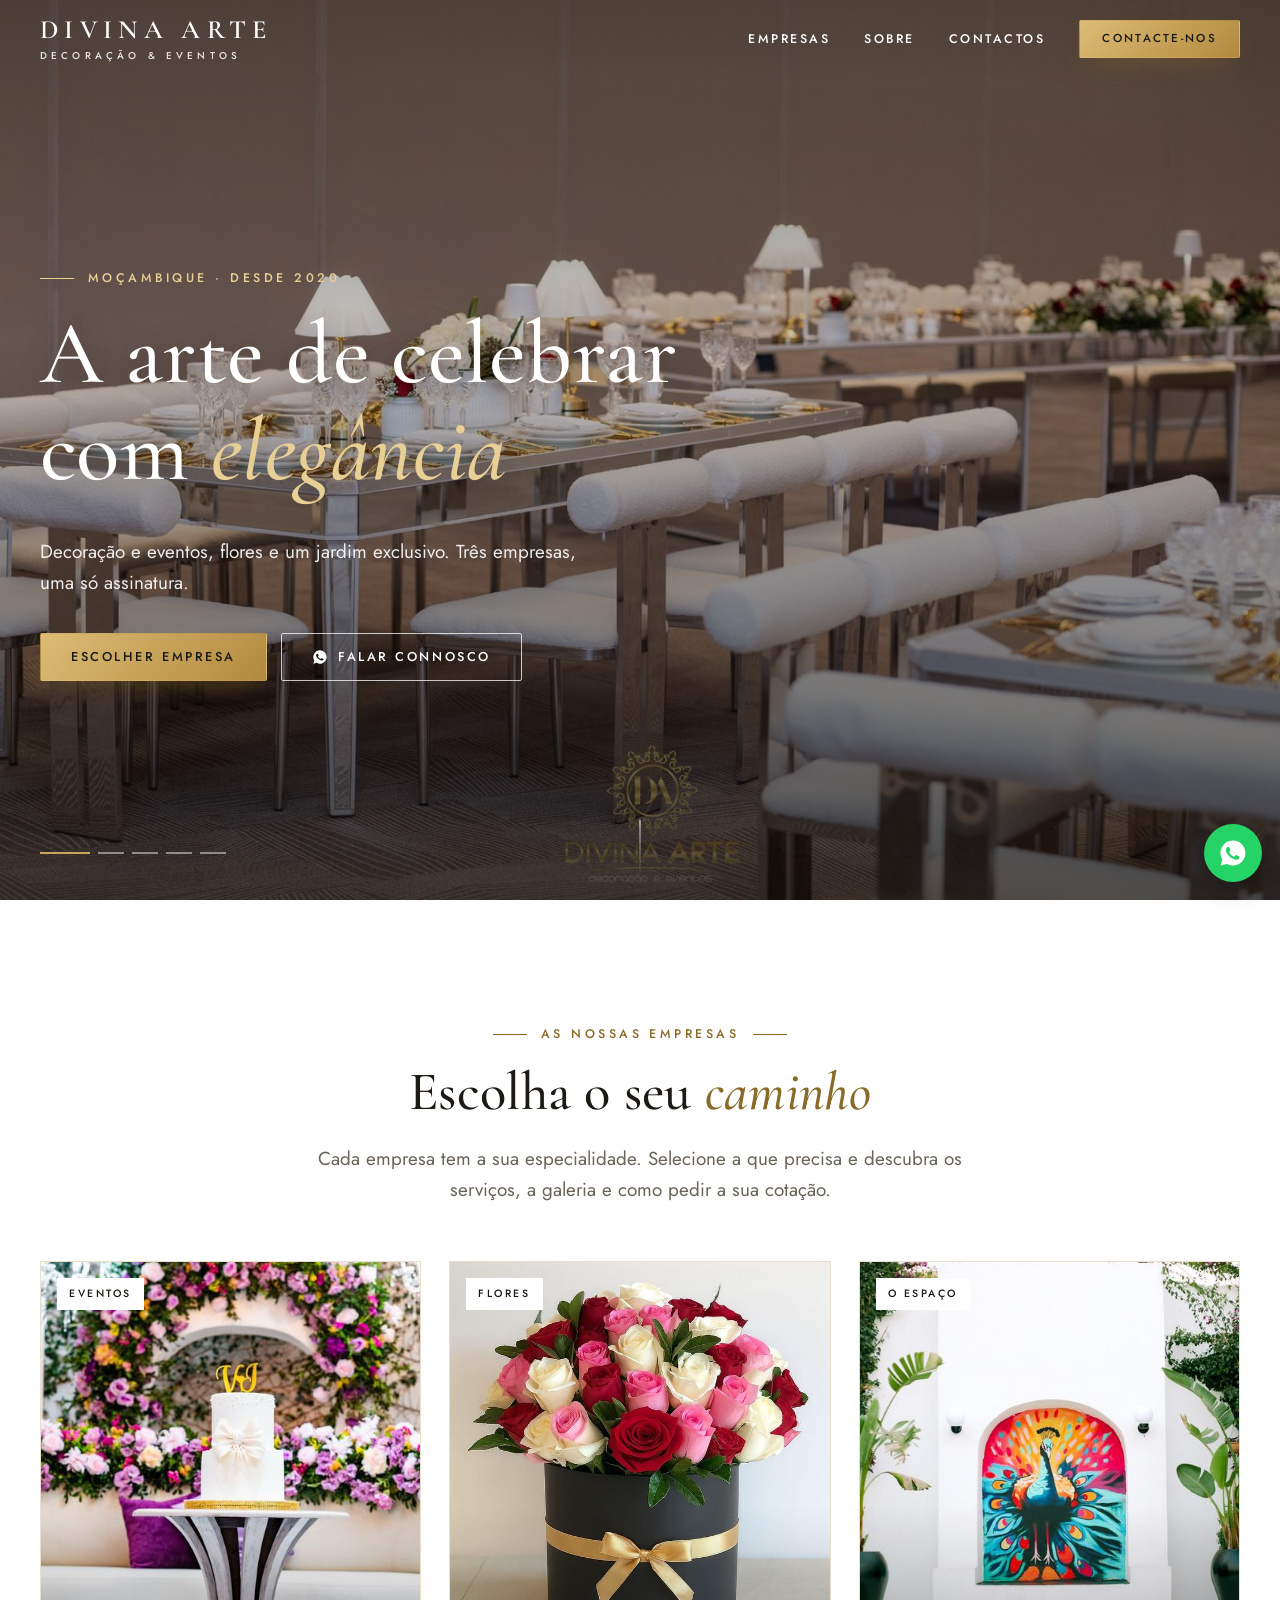
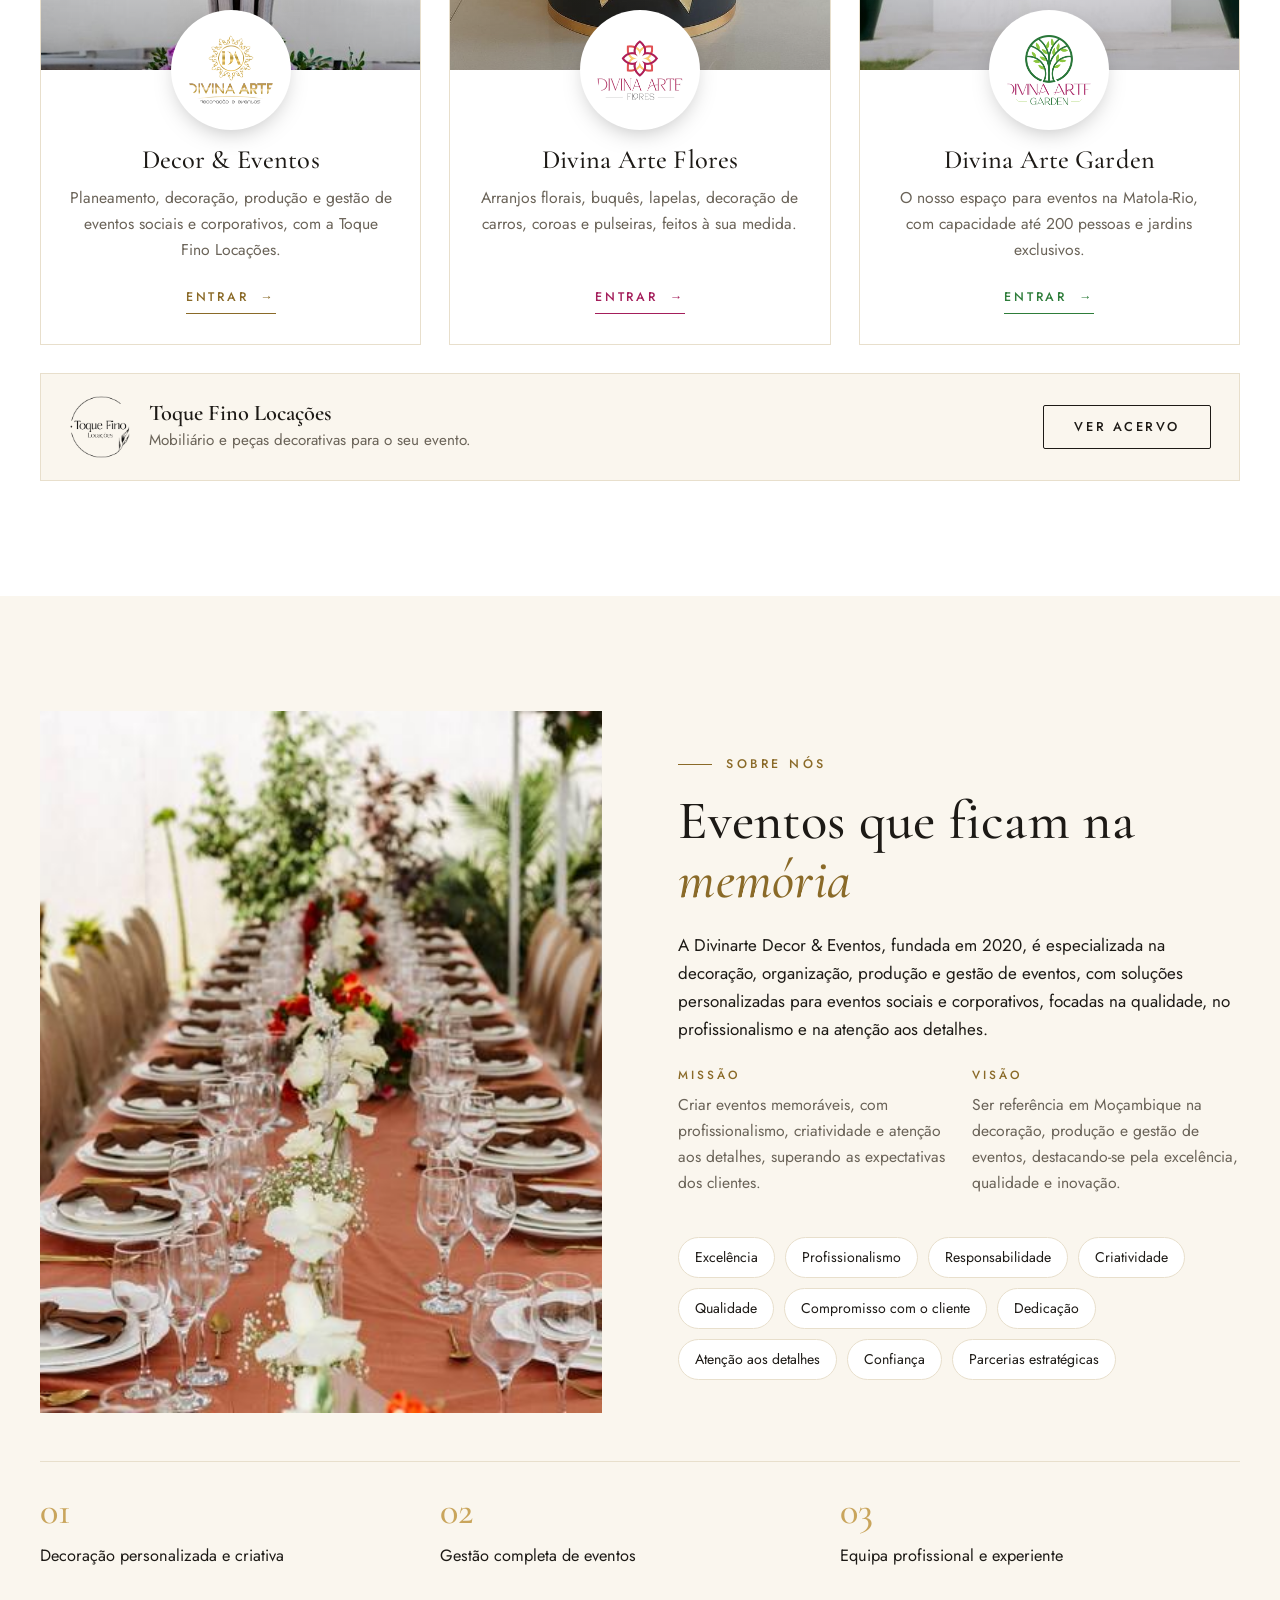
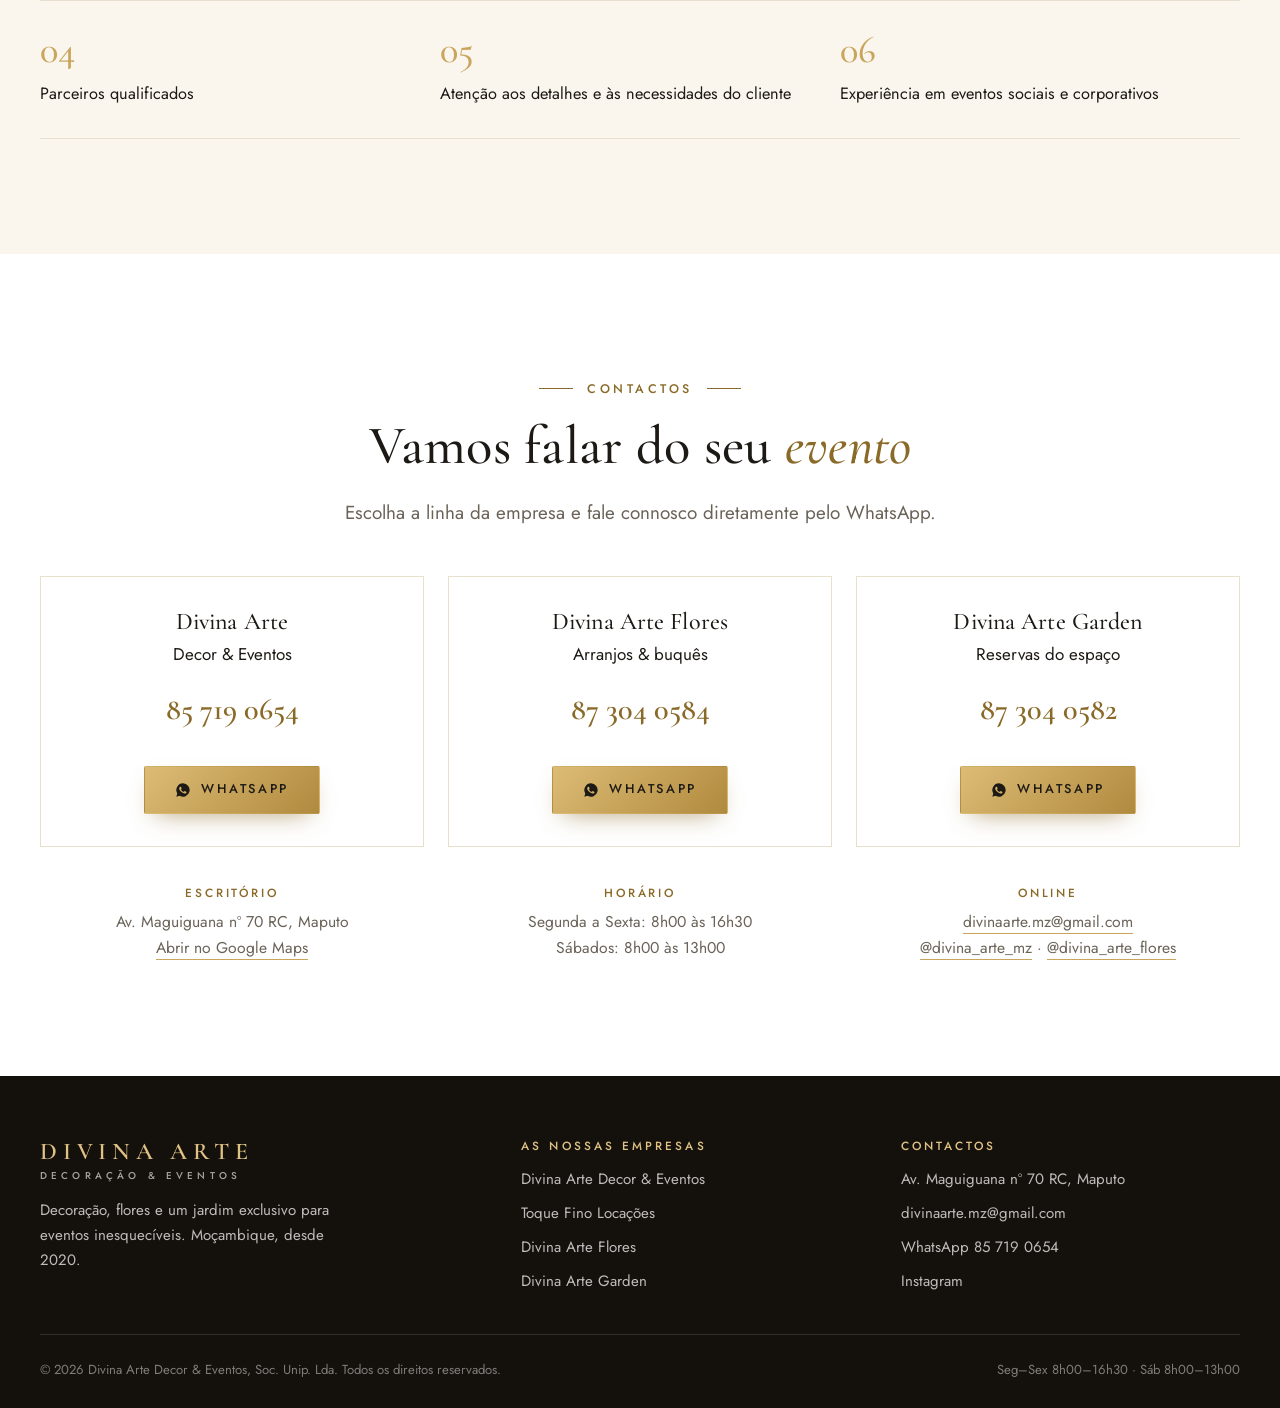
<file: index.html>
<!DOCTYPE html>
<html lang="pt">
<head>
<meta charset="utf-8">
<meta name="viewport" content="width=device-width, initial-scale=1">
<title>Divina Arte — Decoração, Flores e Garden | Moçambique</title>
<meta name="description" content="Divina Arte: decoração e eventos, flores e o espaço Garden. Três empresas, uma só assinatura de elegância em Moçambique.">
<meta property="og:title" content="Divina Arte — Decoração, Flores e Garden | Moçambique">
<meta property="og:description" content="Divina Arte: decoração e eventos, flores e o espaço Garden. Três empresas, uma só assinatura de elegância em Moçambique.">
<meta property="og:image" content="assets/img/p019.jpg">
<meta name="theme-color" content="#c9a55c">
<link rel="preconnect" href="https://fonts.googleapis.com">
<link rel="preconnect" href="https://fonts.gstatic.com" crossorigin>
<link href="https://fonts.googleapis.com/css2?family=Cormorant+Garamond:ital,wght@0,400;0,500;0,600;1,400;1,500&family=Jost:wght@300;400;500&display=swap" rel="stylesheet">
<link rel="stylesheet" href="assets/css/style.css">
<script>document.documentElement.className='js'</script>
</head>
<body data-brand="hub">
<a class="skip" href="#main">Saltar para o conteúdo</a>
<header class="site-header">
  <div class="wrap bar">
    <a class="brand" href="index.html" aria-label="Divina Arte — início"><b>Divina Arte</b><small>Decoração &amp; Eventos</small></a>
    <button class="menu-btn" aria-label="Abrir menu" aria-expanded="false"><span></span></button>
    <nav class="nav" aria-label="Principal"><a href="#empresas">Empresas</a><a href="#sobre">Sobre</a><a href="#contactos">Contactos</a><a class="btn btn-gold" href="#contactos">Contacte-nos</a></nav>
  </div>
</header>
<main id="main">
<section class="hero">
  <div class="slides"><img src="assets/img/p003.jpg" alt="" class="on"><img src="assets/img/p019.jpg" alt="" loading="lazy"><img src="assets/img/p103.jpg" alt="" loading="lazy"><img src="assets/img/p015.jpg" alt="" loading="lazy"><img src="assets/img/p023.jpg" alt="" loading="lazy"></div>
  <div class="wrap">
    <span class="eyebrow">Moçambique · Desde 2020</span>
    <h1>A arte de celebrar com <em>elegância</em></h1>
    <p class="lead">Decoração e eventos, flores e um jardim exclusivo. Três empresas, uma só assinatura.</p>
    <div class="actions"><a class="btn btn-gold" href="#empresas">Escolher empresa</a><a class="btn btn-white btn-wa" href="https://wa.me/258857190654" target="_blank" rel="noopener">Falar connosco</a></div>
  </div>
  <span class="scroll-cue"></span>
</section>
<section id="empresas">
  <div class="wrap">
    <div class="center reveal">
      <span class="eyebrow">As nossas empresas</span>
      <h2>Escolha o seu <em>caminho</em></h2>
      <p class="lead">Cada empresa tem a sua especialidade. Selecione a que precisa e descubra os serviços, a galeria e como pedir a sua cotação.</p>
    </div>
    <div class="companies">
      <a class="co-card reveal" href="decor.html" data-brand="decor">
        <div class="ph"><span class="tag">Eventos</span><img src="assets/img/t/p018.jpg" alt="Decoração de evento Divina Arte" loading="lazy"></div>
        <div class="body"><img class="logo" src="assets/logos/decor.png" alt="" loading="lazy">
          <h3>Decor &amp; Eventos</h3>
          <p>Planeamento, decoração, produção e gestão de eventos sociais e corporativos, com a Toque Fino Locações.</p>
          <span class="go">Entrar <i>→</i></span></div>
      </a>
      <a class="co-card reveal d1" href="flores.html" data-brand="flores">
        <div class="ph"><span class="tag">Flores</span><img src="assets/img/t/p087.jpg" alt="Arranjo de rosas Divina Arte Flores" loading="lazy"></div>
        <div class="body"><img class="logo" src="assets/logos/flores.png" alt="" loading="lazy">
          <h3>Divina Arte Flores</h3>
          <p>Arranjos florais, buquês, lapelas, decoração de carros, coroas e pulseiras, feitos à sua medida.</p>
          <span class="go">Entrar <i>→</i></span></div>
      </a>
      <a class="co-card reveal d2" href="garden.html" data-brand="garden">
        <div class="ph"><span class="tag">O espaço</span><img src="assets/img/t/p105.jpg" alt="Espaço Divina Arte Garden" loading="lazy"></div>
        <div class="body"><img class="logo" src="assets/logos/garden.png" alt="" loading="lazy">
          <h3>Divina Arte Garden</h3>
          <p>O nosso espaço para eventos na Matola-Rio, com capacidade até 200 pessoas e jardins exclusivos.</p>
          <span class="go">Entrar <i>→</i></span></div>
      </a>
    </div>
    <p class="swipe">Deslize para ver as empresas &#8594;</p>
    <div class="rental-band reveal">
      <div class="t"><img src="assets/logos/locacoes.png" alt="Toque Fino Locações" loading="lazy">
        <div><b>Toque Fino Locações</b><span>Mobiliário e peças decorativas para o seu evento.</span></div></div>
      <a class="btn btn-line" href="decor.html#locacoes">Ver acervo</a>
    </div>
  </div>
</section>
<section id="sobre" class="alt">
  <div class="wrap">
    <div class="split">
      <div class="photo reveal"><img src="assets/img/t/p014.jpg" alt="Mesa decorada Divina Arte" loading="lazy"></div>
      <div class="reveal d1">
        <span class="eyebrow">Sobre nós</span>
        <h2>Eventos que ficam na <em>memória</em></h2>
        <p>A Divinarte Decor &amp; Eventos, fundada em 2020, é especializada na decoração, organização, produção e gestão de eventos, com soluções personalizadas para eventos sociais e corporativos, focadas na qualidade, no profissionalismo e na atenção aos detalhes.</p>
        <div class="mv">
          <div><h4>Missão</h4><p>Criar eventos memoráveis, com profissionalismo, criatividade e atenção aos detalhes, superando as expectativas dos clientes.</p></div>
          <div><h4>Visão</h4><p>Ser referência em Moçambique na decoração, produção e gestão de eventos, destacando-se pela excelência, qualidade e inovação.</p></div>
        </div>
        <ul class="chips"><li>Excelência</li><li>Profissionalismo</li><li>Responsabilidade</li><li>Criatividade</li><li>Qualidade</li><li>Compromisso com o cliente</li><li>Dedicação</li><li>Atenção aos detalhes</li><li>Confiança</li><li>Parcerias estratégicas</li></ul>
      </div>
    </div>
    <div class="diff reveal"><div><b>01</b><span>Decoração personalizada e criativa</span></div><div><b>02</b><span>Gestão completa de eventos</span></div><div><b>03</b><span>Equipa profissional e experiente</span></div><div><b>04</b><span>Parceiros qualificados</span></div><div><b>05</b><span>Atenção aos detalhes e às necessidades do cliente</span></div><div><b>06</b><span>Experiência em eventos sociais e corporativos</span></div></div>
  </div>
</section>
<section id="contactos">
  <div class="wrap">
    <div class="center reveal">
      <span class="eyebrow">Contactos</span>
      <h2>Vamos falar do seu <em>evento</em></h2>
      <p class="lead">Escolha a linha da empresa e fale connosco diretamente pelo WhatsApp.</p>
    </div>
    <div class="contacts">
      <div class="contact reveal"><h3>Divina Arte</h3><p>Decor &amp; Eventos</p><a class="tel" href="tel:+258857190654">85 719 0654</a><a class="btn btn-gold btn-wa" href="https://wa.me/258857190654" target="_blank" rel="noopener">WhatsApp</a></div>
      <div class="contact reveal d1"><h3>Divina Arte Flores</h3><p>Arranjos &amp; buquês</p><a class="tel" href="tel:+258873040584">87 304 0584</a><a class="btn btn-gold btn-wa" href="https://wa.me/258873040584" target="_blank" rel="noopener">WhatsApp</a></div>
      <div class="contact reveal d2"><h3>Divina Arte Garden</h3><p>Reservas do espaço</p><a class="tel" href="tel:+258873040582">87 304 0582</a><a class="btn btn-gold btn-wa" href="https://wa.me/258873040582" target="_blank" rel="noopener">WhatsApp</a></div>
    </div>
    <div class="meta reveal">
      <div><h4>Escritório</h4><p>Av. Maguiguana nº 70 RC, Maputo<br><a href="https://maps.app.goo.gl/bX3CeBJaFcCCMghZ7?g_st=awb" target="_blank" rel="noopener">Abrir no Google Maps</a></p></div>
      <div><h4>Horário</h4><p>Segunda a Sexta: 8h00 às 16h30<br>Sábados: 8h00 às 13h00</p></div>
      <div><h4>Online</h4><p><a href="mailto:divinaarte.mz@gmail.com">divinaarte.mz@gmail.com</a><br><a href="https://www.instagram.com/divina_arte_mz" target="_blank" rel="noopener">@divina_arte_mz</a> · <a href="https://www.instagram.com/divina_arte_flores" target="_blank" rel="noopener">@divina_arte_flores</a></p></div>
    </div>
  </div>
</section>
</main>
<footer class="site-footer">
  <div class="wrap">
    <div class="top">
      <div>
        <a class="brand" href="index.html"><b>Divina Arte</b><small>Decoração &amp; Eventos</small></a>
        <p style="margin-top:18px;max-width:36ch">Decoração, flores e um jardim exclusivo para eventos inesquecíveis. Moçambique, desde 2020.</p>
      </div>
      <div>
        <h4>As nossas empresas</h4>
        <ul>
          <li><a href="decor.html">Divina Arte Decor &amp; Eventos</a></li>
          <li><a href="decor.html#locacoes">Toque Fino Locações</a></li>
          <li><a href="flores.html">Divina Arte Flores</a></li>
          <li><a href="garden.html">Divina Arte Garden</a></li>
        </ul>
      </div>
      <div>
        <h4>Contactos</h4>
        <ul>
          <li>Av. Maguiguana nº 70 RC, Maputo</li>
          <li><a href="mailto:divinaarte.mz@gmail.com">divinaarte.mz@gmail.com</a></li>
          <li><a href="https://wa.me/258857190654" target="_blank" rel="noopener">WhatsApp 85 719 0654</a></li>
          <li><a href="https://www.instagram.com/divina_arte_mz" target="_blank" rel="noopener">Instagram</a></li>
        </ul>
      </div>
    </div>
    <div class="bottom"><span>© <span id="year">2026</span> Divina Arte Decor &amp; Eventos, Soc. Unip. Lda. Todos os direitos reservados.</span><span>Seg–Sex 8h00–16h30 · Sáb 8h00–13h00</span></div>
  </div>
</footer>
<a class="wa-float" href="https://wa.me/258857190654" target="_blank" rel="noopener" aria-label="Falar no WhatsApp"><svg viewBox="0 0 24 24" aria-hidden="true"><path d="M12 2a10 10 0 0 0-8.6 15.1L2 22l5-1.3A10 10 0 1 0 12 2zm5.2 14.1c-.2.6-1.3 1.2-1.8 1.2-.5.1-1 .2-3.3-.7-2.8-1.1-4.5-3.9-4.7-4.1-.1-.2-1.1-1.5-1.1-2.8s.7-2 1-2.3c.2-.3.5-.3.7-.3h.5c.2 0 .4 0 .6.5l.8 2c.1.2.1.4 0 .5l-.3.5-.4.4c-.1.2-.3.3-.1.6.2.3.7 1.2 1.5 1.9 1 .9 1.8 1.2 2.1 1.3.3.1.4.1.6-.1l.8-1c.2-.3.4-.2.6-.1l1.9.9c.3.1.5.2.5.3.1.2.1.7-.1 1.3z"/></svg></a>
<nav class="tabbar" aria-label="Navegação rápida"><a href="index.html" class="on"><svg viewBox="0 0 24 24"><path d="M3 11l9-8 9 8v10h-6v-6H9v6H3z"/></svg>Início</a><a href="index.html#empresas"><svg viewBox="0 0 24 24"><rect x="4" y="4" width="7" height="7"/><rect x="13" y="4" width="7" height="7"/><rect x="4" y="13" width="7" height="7"/><rect x="13" y="13" width="7" height="7"/></svg>Empresas</a><a href="#contactos"><svg viewBox="0 0 24 24"><path d="M4 5h16v11H8l-4 4z"/></svg>Contactos</a><a class="wa" href="https://wa.me/258857190654" target="_blank" rel="noopener"><svg viewBox="0 0 24 24" aria-hidden="true"><path d="M12 2a10 10 0 0 0-8.6 15.1L2 22l5-1.3A10 10 0 1 0 12 2zm5.2 14.1c-.2.6-1.3 1.2-1.8 1.2-.5.1-1 .2-3.3-.7-2.8-1.1-4.5-3.9-4.7-4.1-.1-.2-1.1-1.5-1.1-2.8s.7-2 1-2.3c.2-.3.5-.3.7-.3h.5c.2 0 .4 0 .6.5l.8 2c.1.2.1.4 0 .5l-.3.5-.4.4c-.1.2-.3.3-.1.6.2.3.7 1.2 1.5 1.9 1 .9 1.8 1.2 2.1 1.3.3.1.4.1.6-.1l.8-1c.2-.3.4-.2.6-.1l1.9.9c.3.1.5.2.5.3.1.2.1.7-.1 1.3z"/></svg> WhatsApp</a></nav>
<script src="assets/js/main.js"></script>
</body>
</html>
</file>
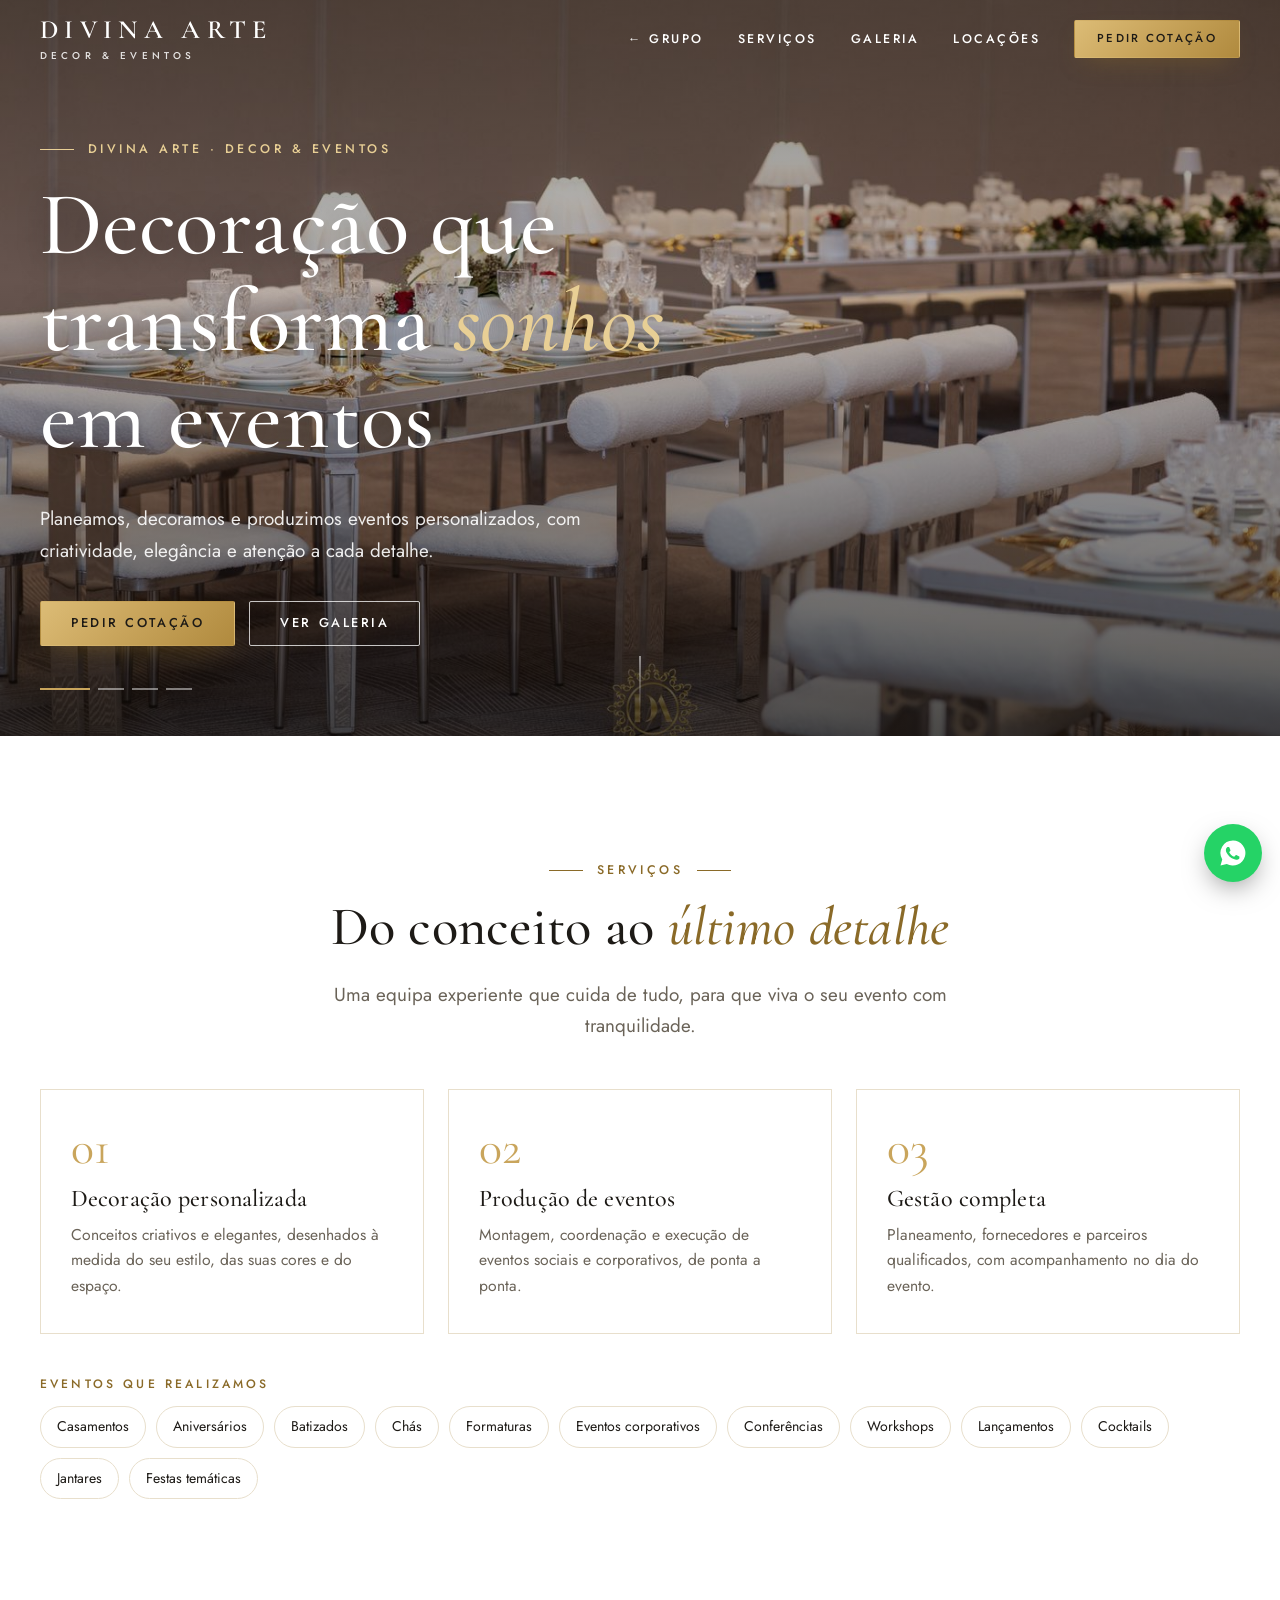
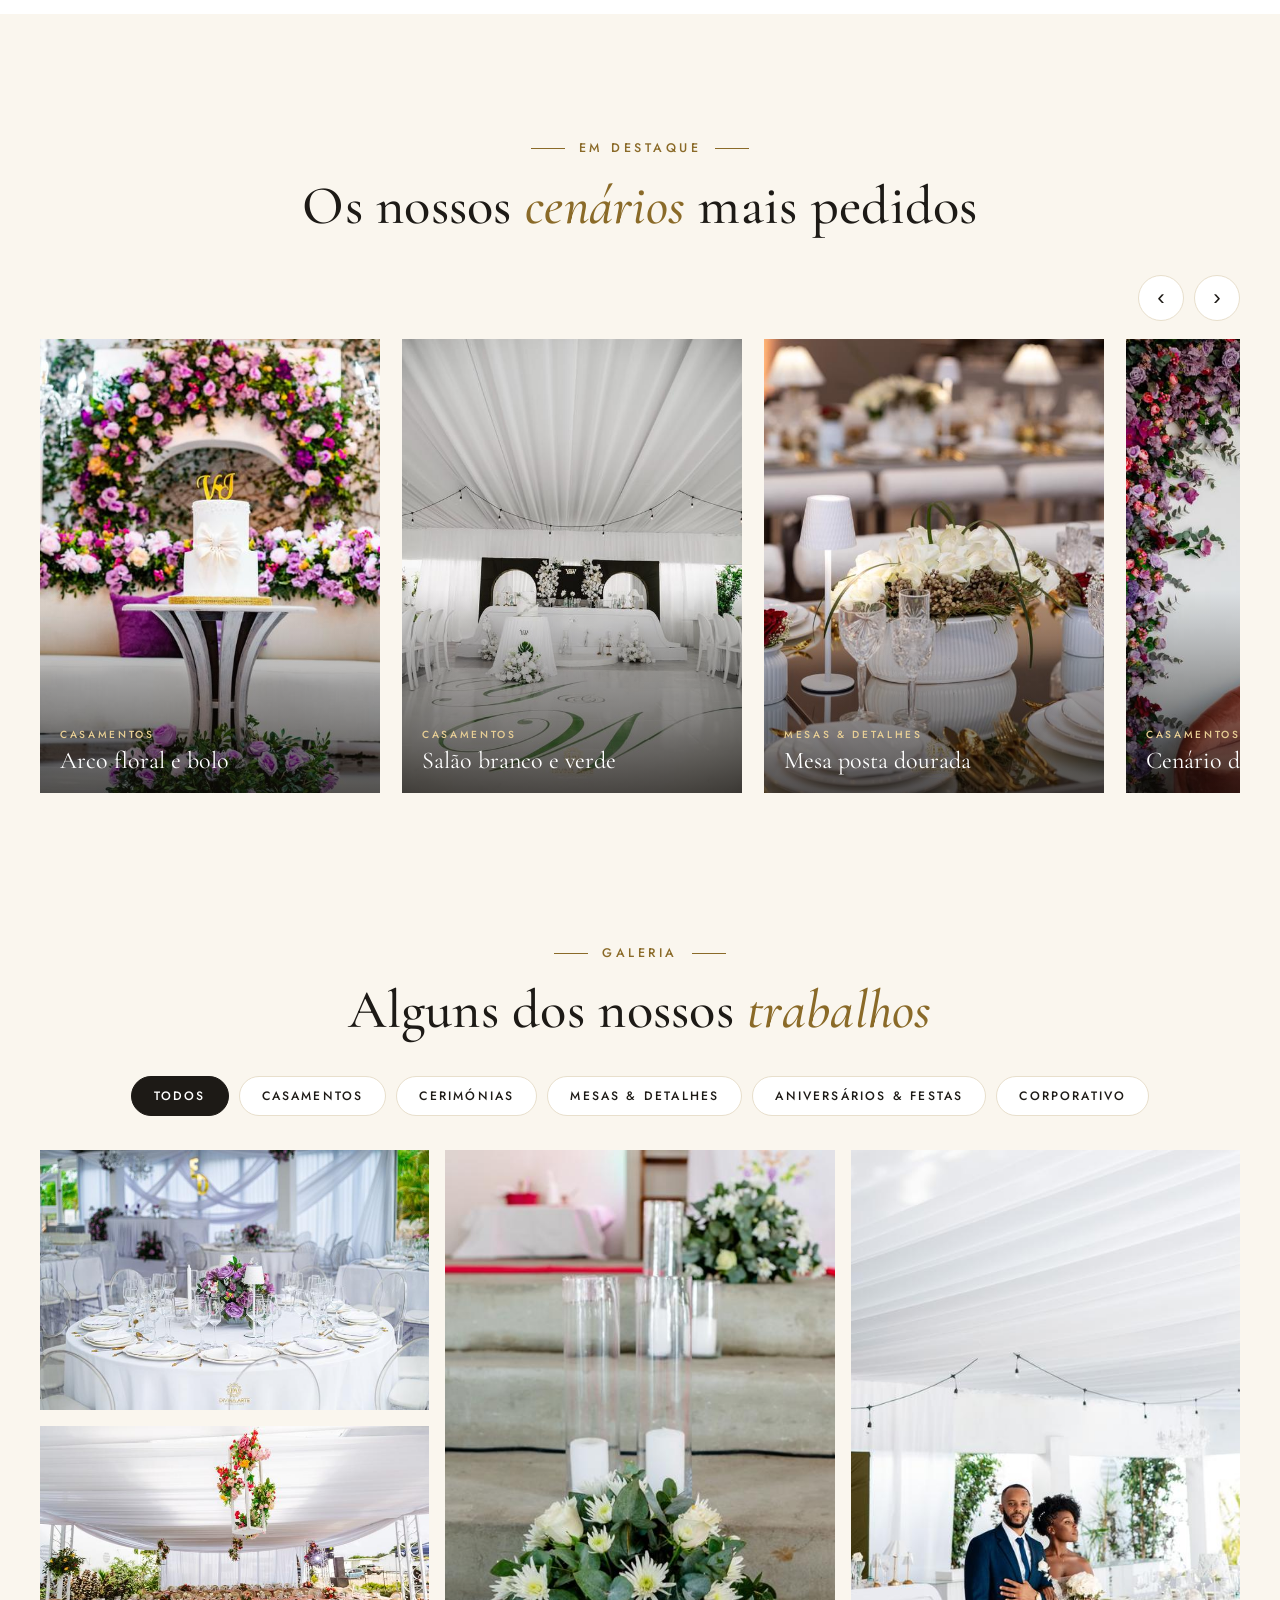
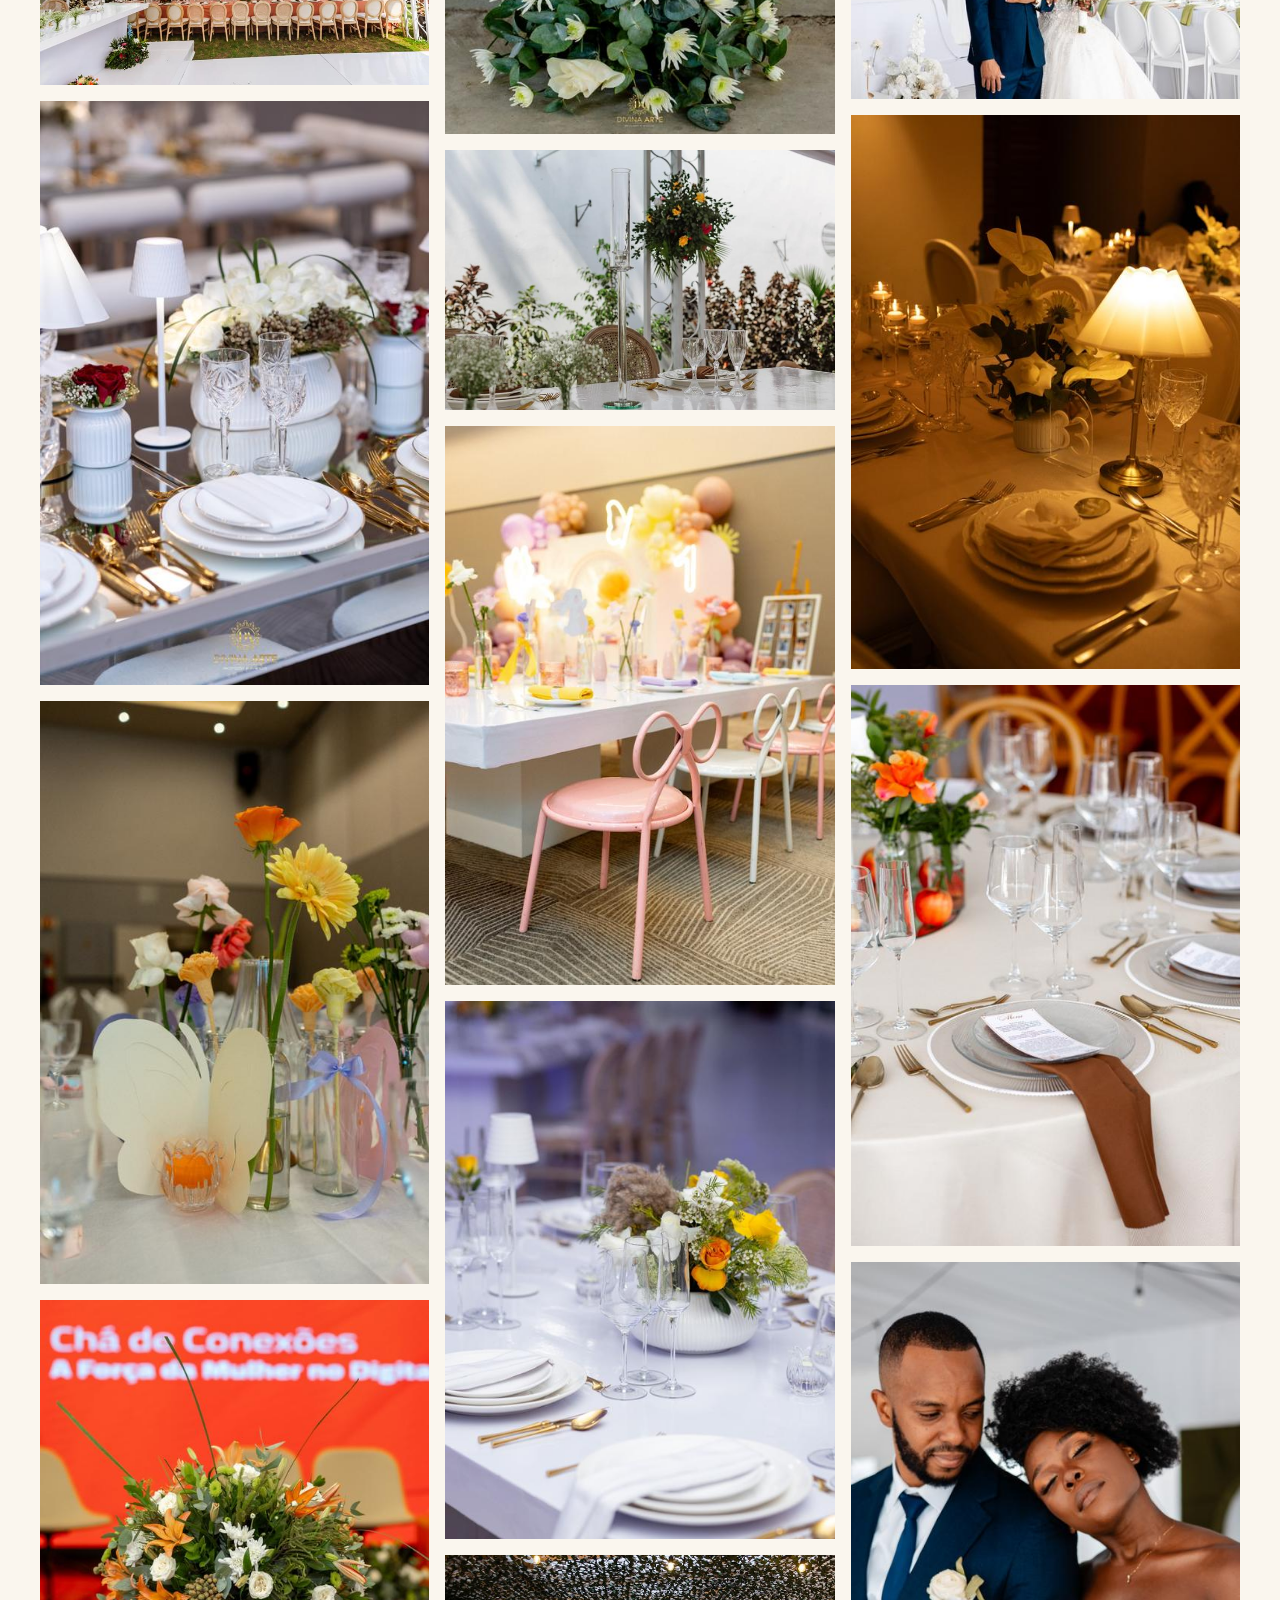
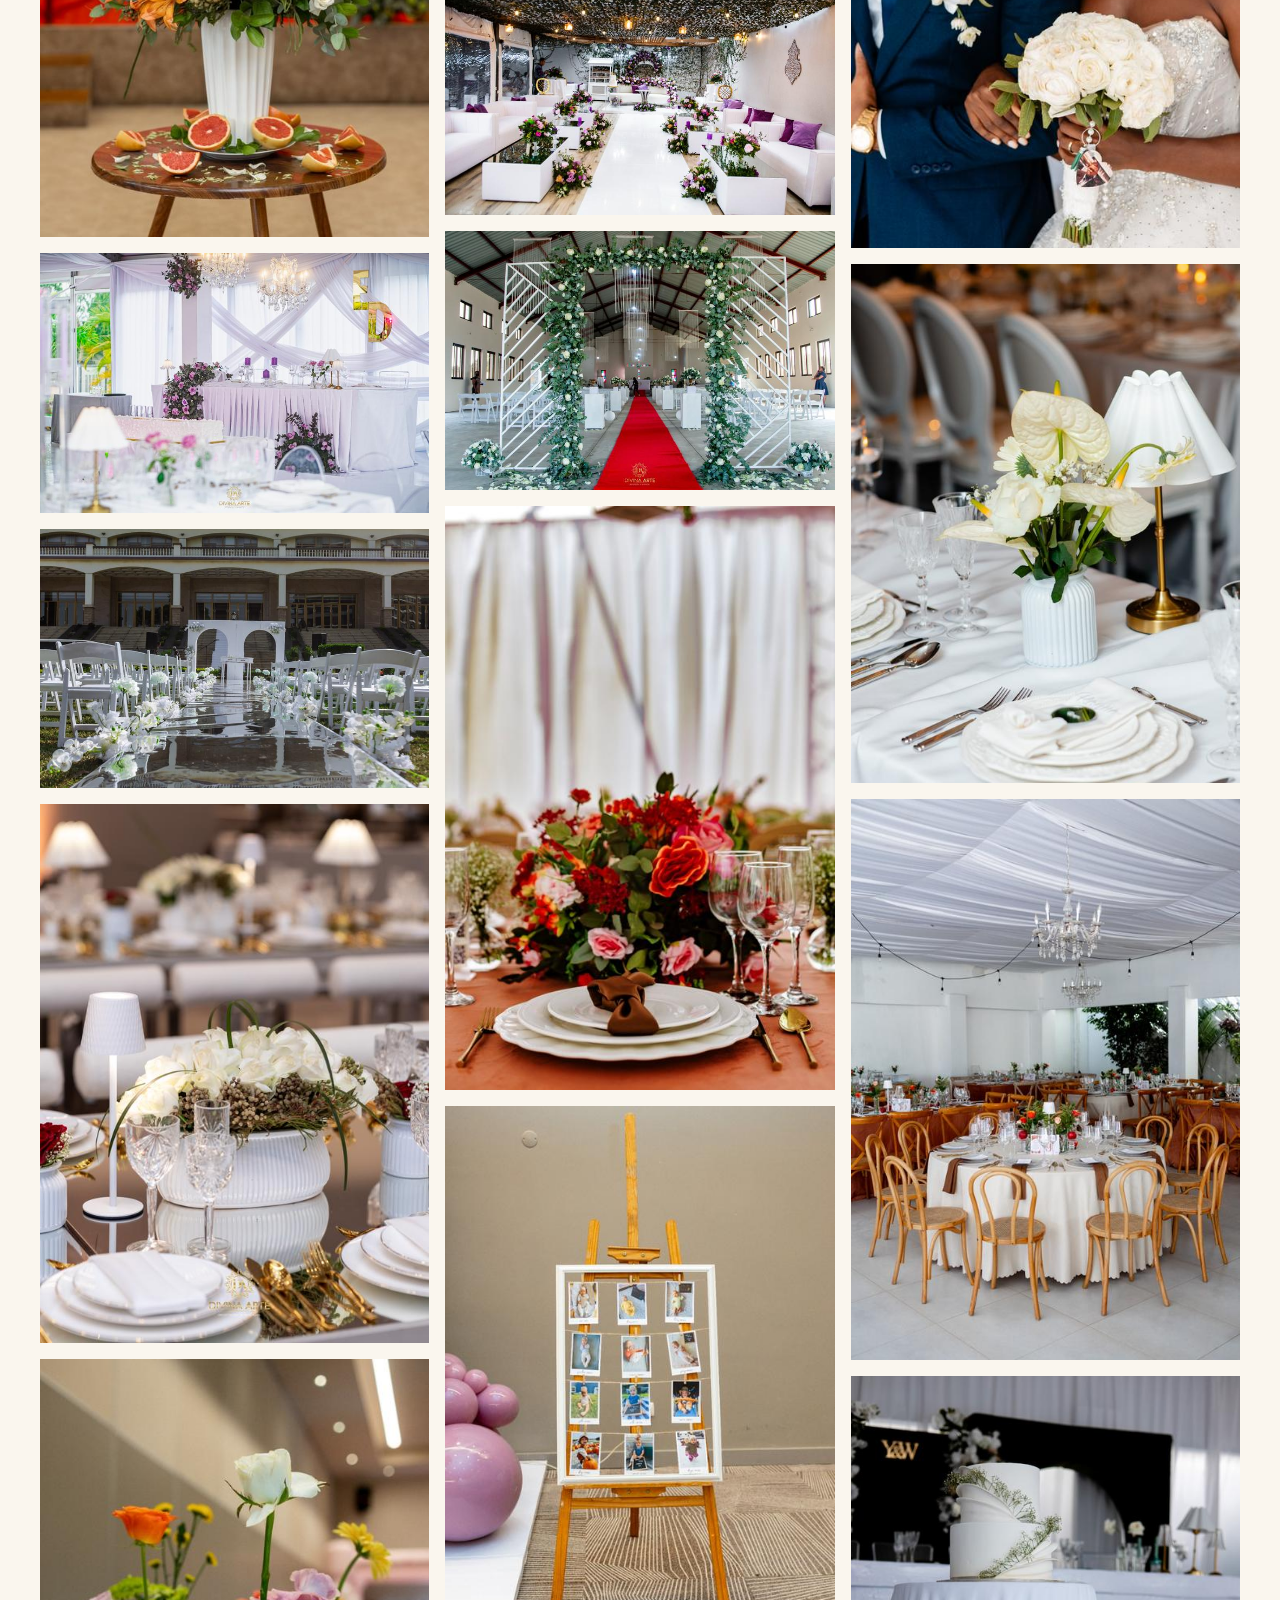
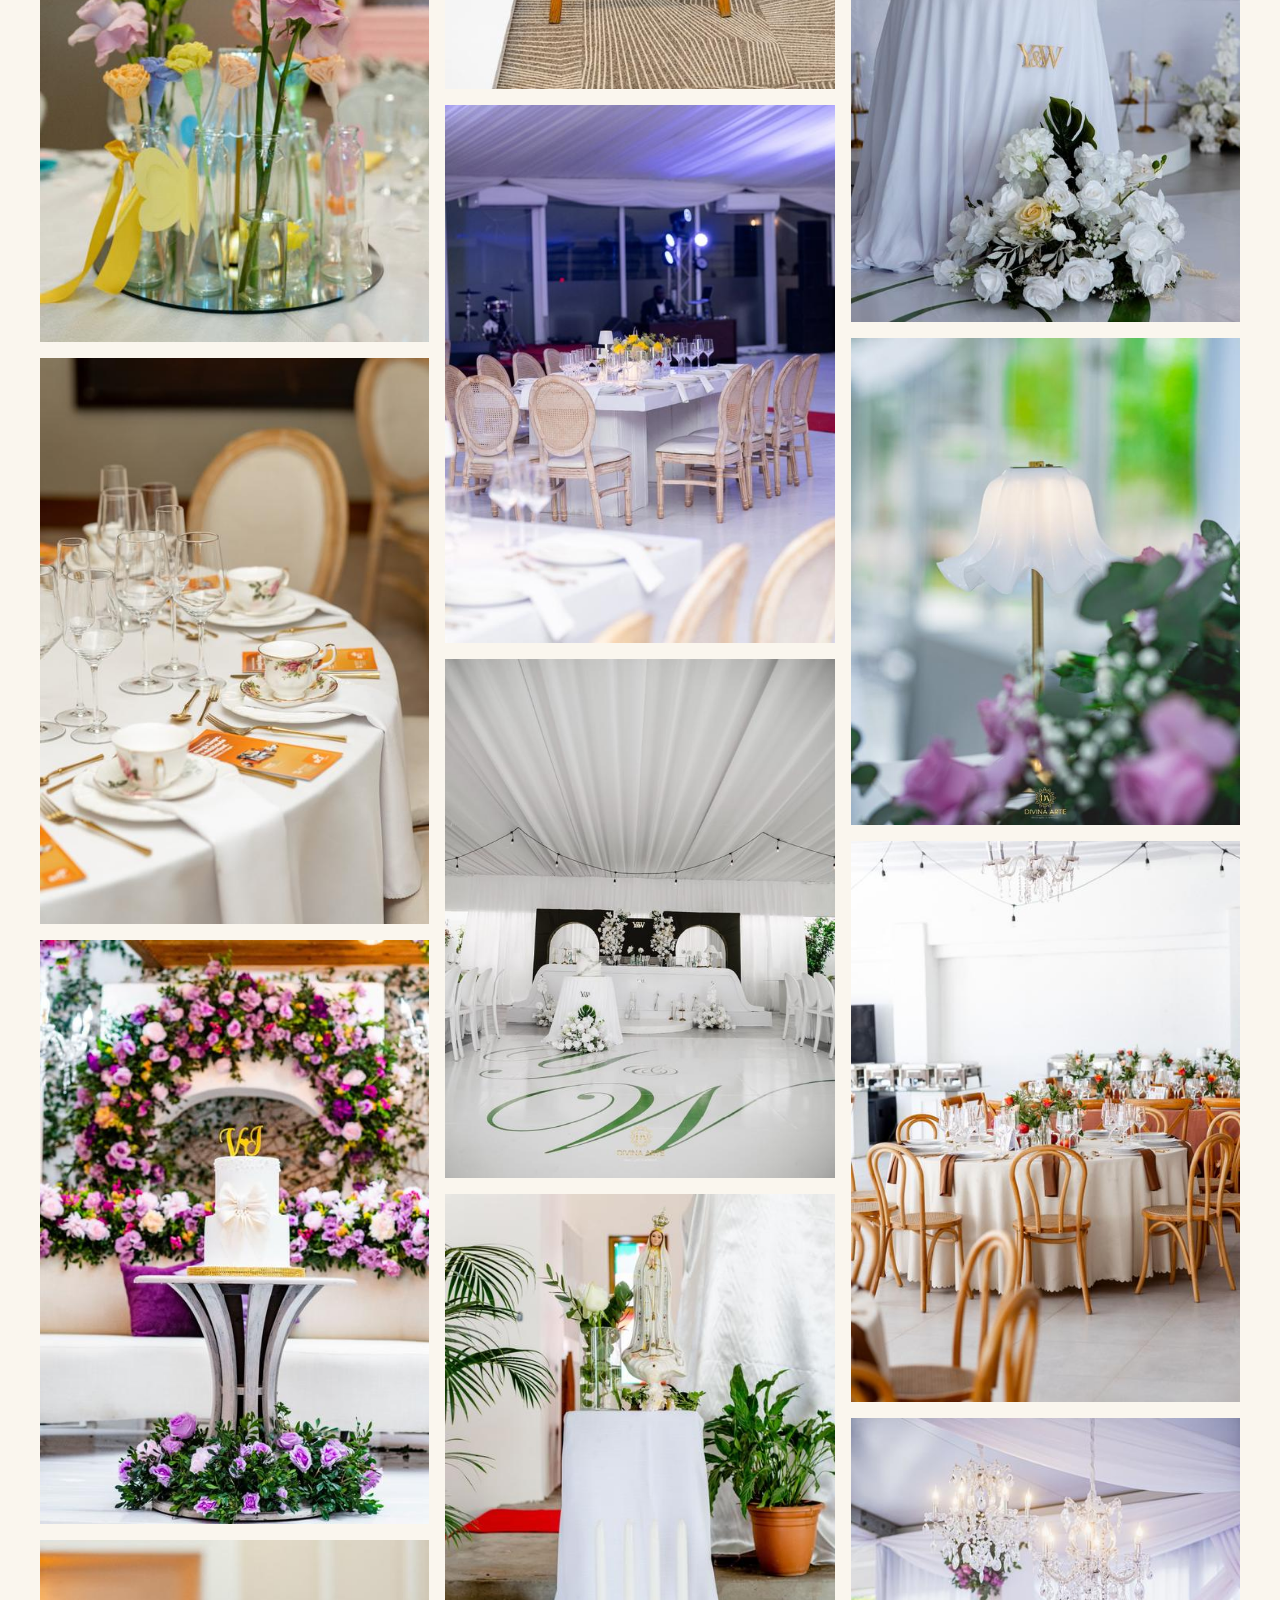
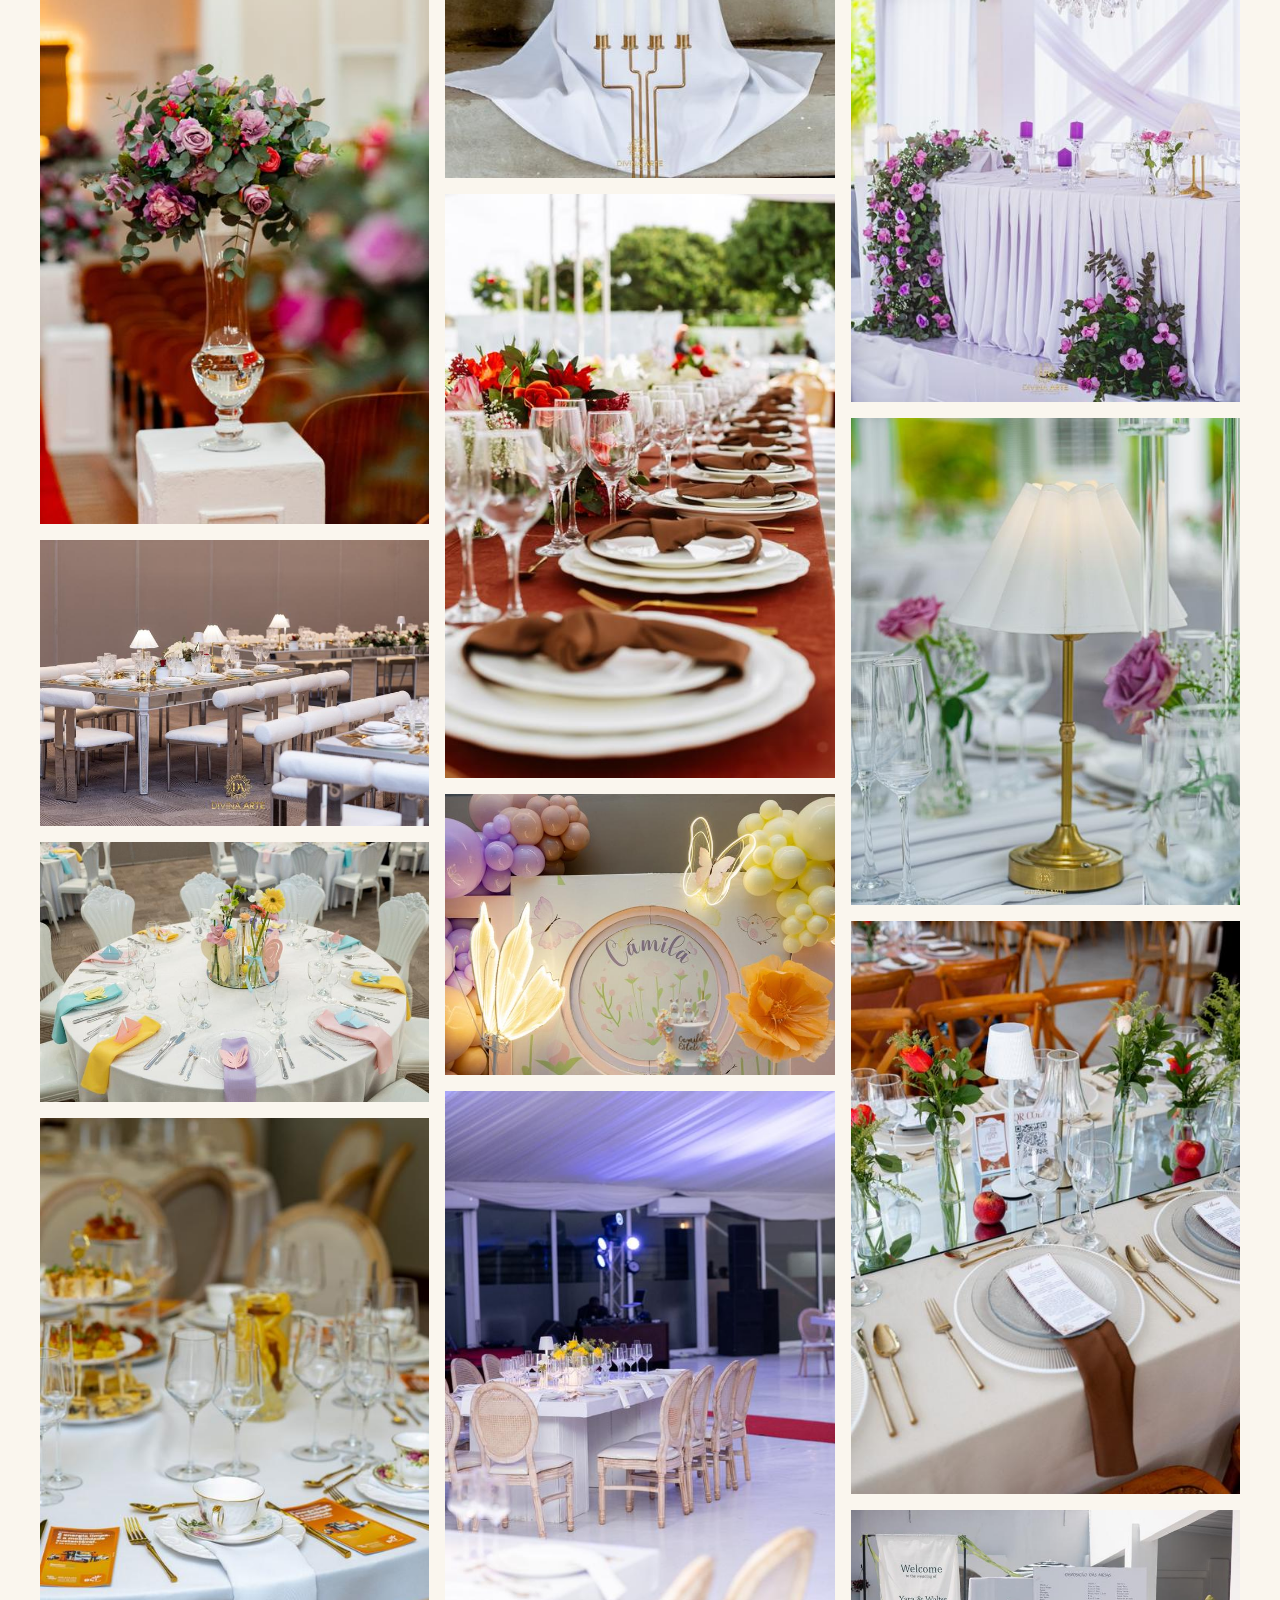
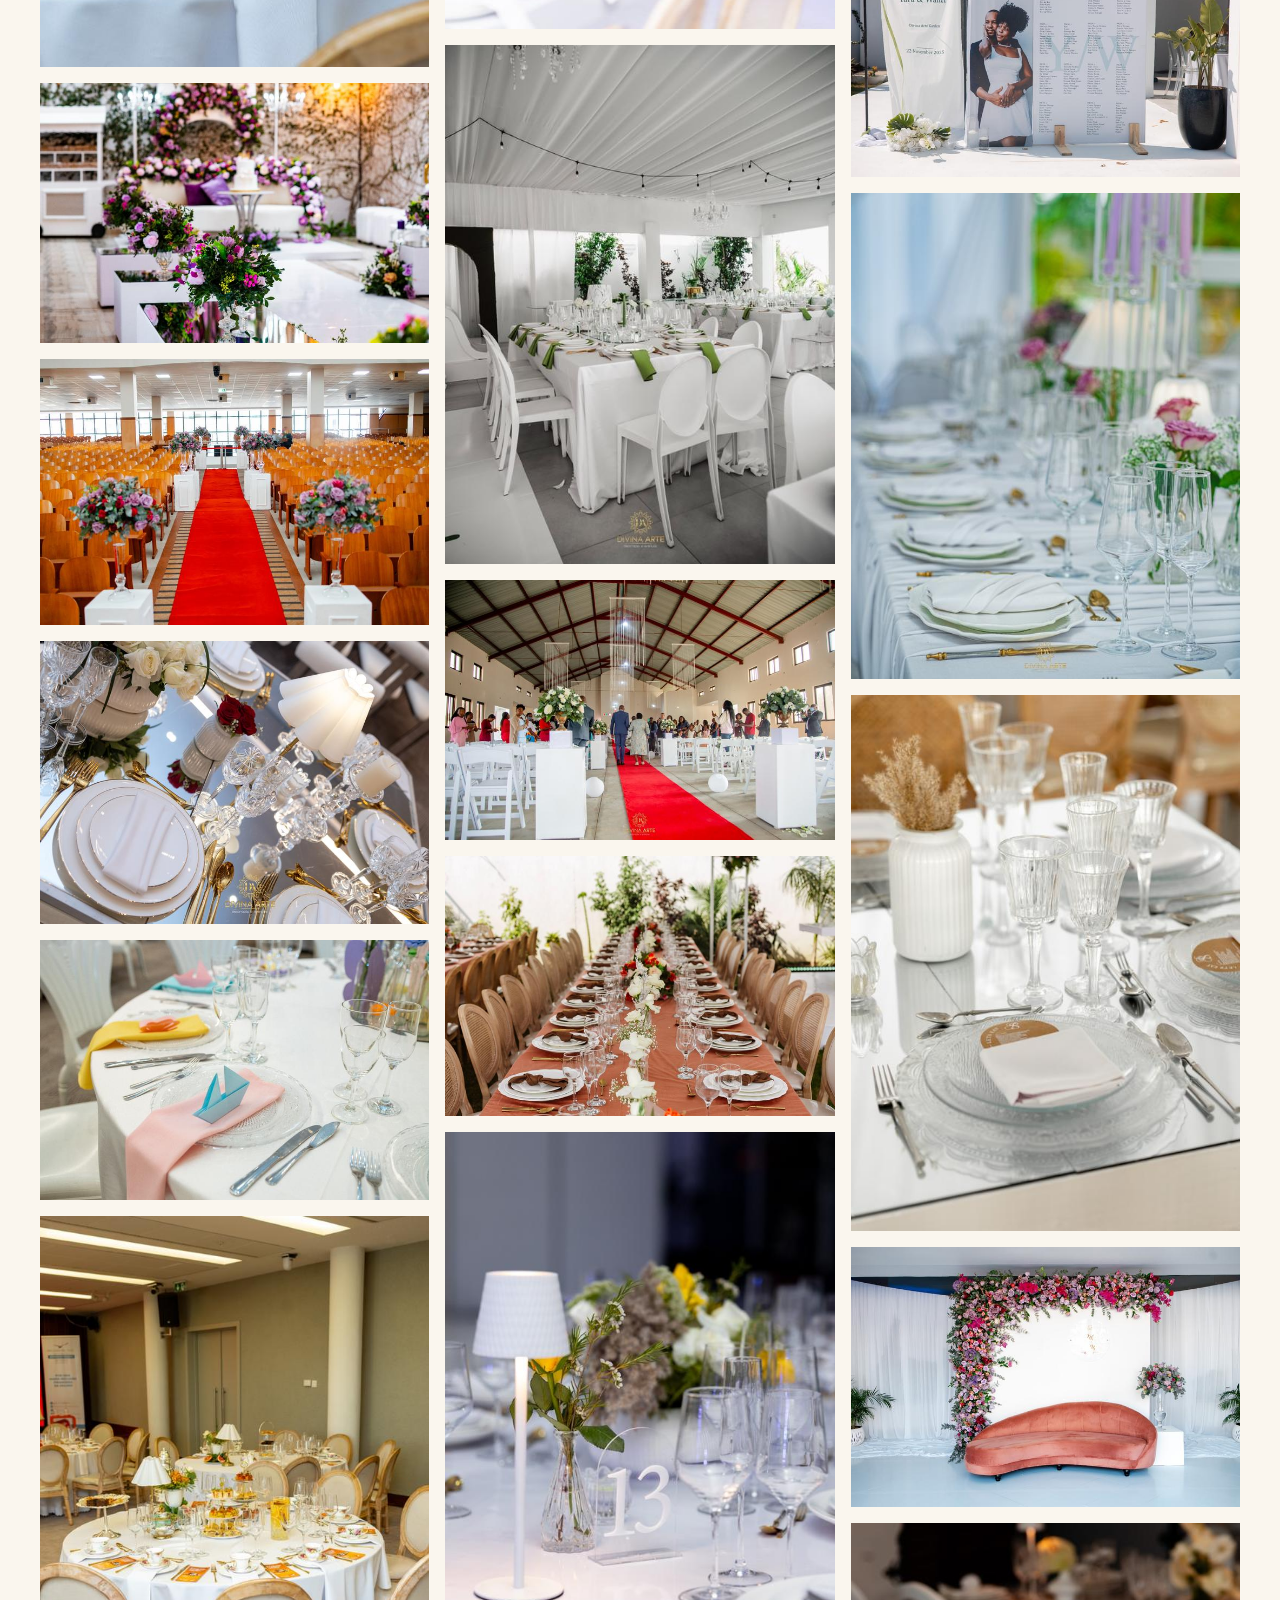
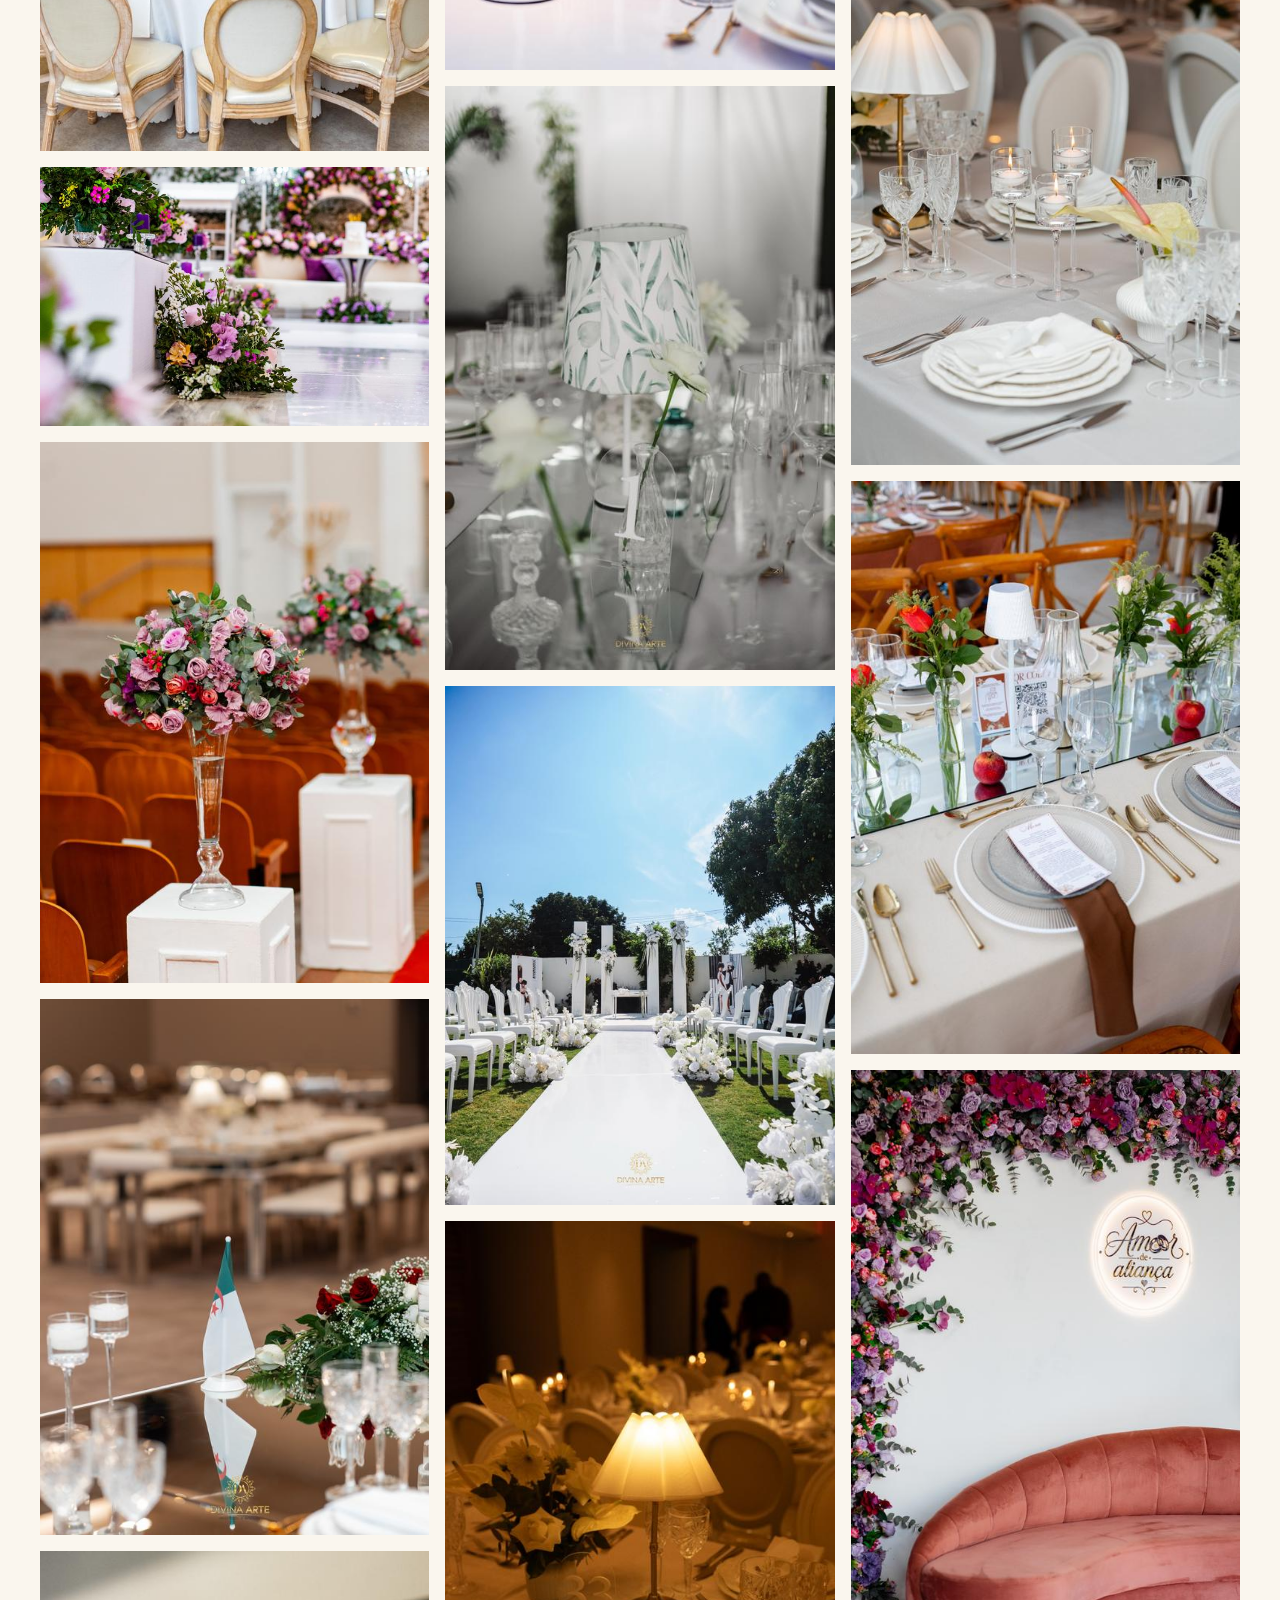
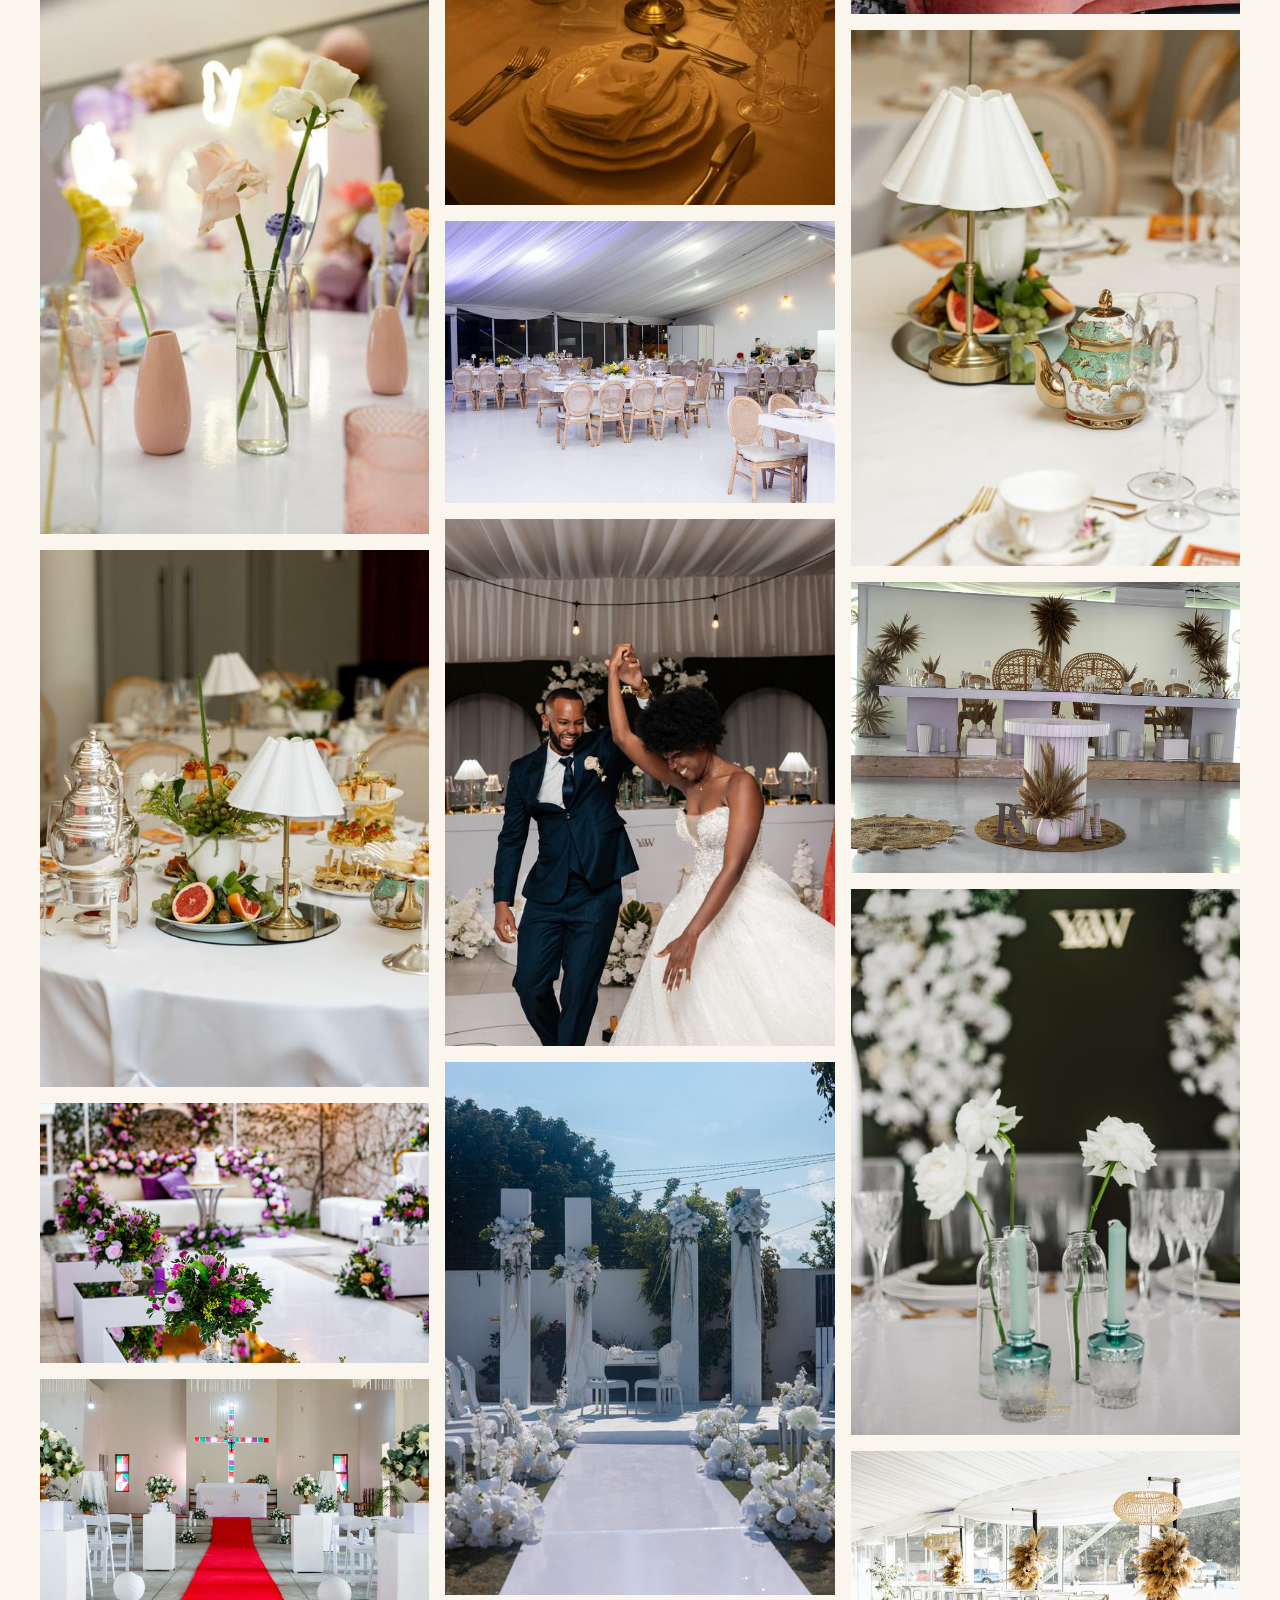
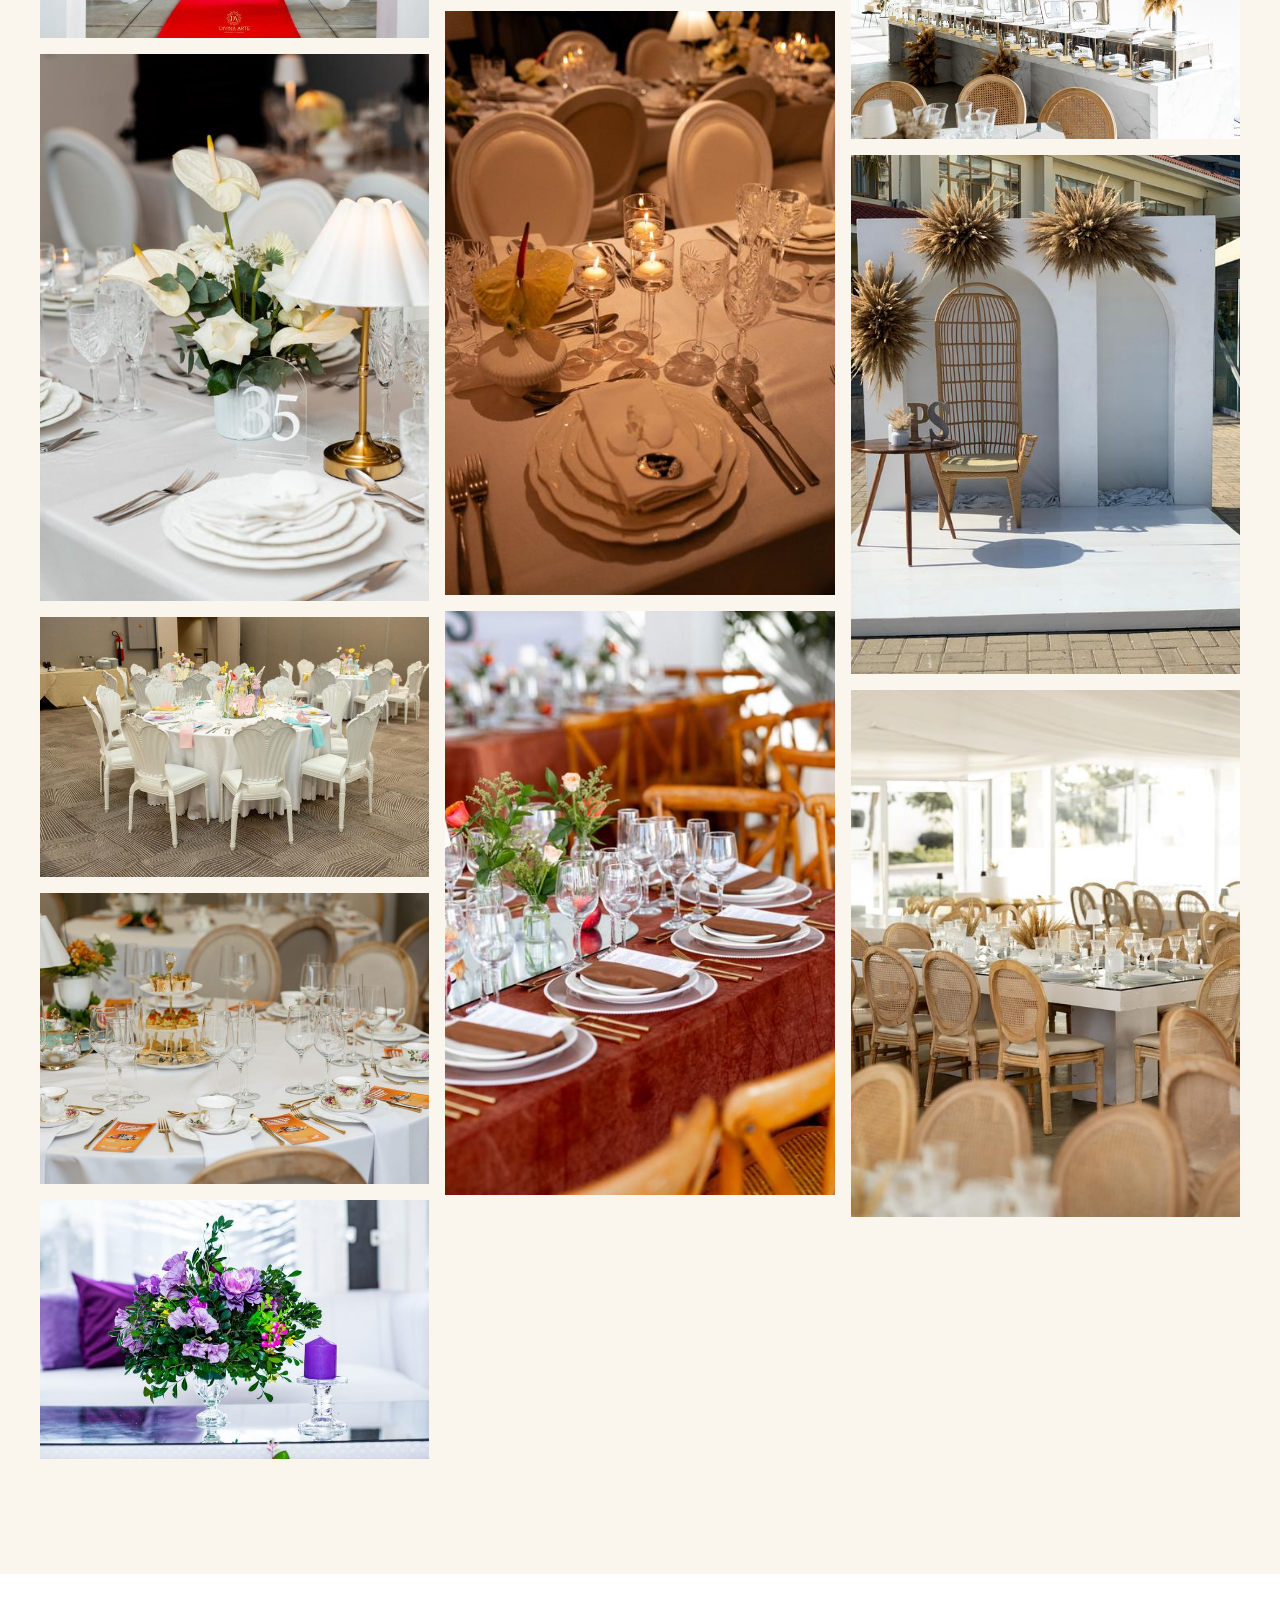
<file: decor.html>
<!DOCTYPE html>
<html lang="pt">
<head>
<meta charset="utf-8">
<meta name="viewport" content="width=device-width, initial-scale=1">
<title>Divina Arte Decor & Eventos — Decoração e produção de eventos</title>
<meta name="description" content="Planeamento, decoração, produção e gestão de eventos em Moçambique: casamentos, aniversários, corporativos e mais. Inclui Toque Fino Locações.">
<meta property="og:title" content="Divina Arte Decor & Eventos — Decoração e produção de eventos">
<meta property="og:description" content="Planeamento, decoração, produção e gestão de eventos em Moçambique: casamentos, aniversários, corporativos e mais. Inclui Toque Fino Locações.">
<meta property="og:image" content="assets/img/p007.jpg">
<meta name="theme-color" content="#c9a55c">
<link rel="preconnect" href="https://fonts.googleapis.com">
<link rel="preconnect" href="https://fonts.gstatic.com" crossorigin>
<link href="https://fonts.googleapis.com/css2?family=Cormorant+Garamond:ital,wght@0,400;0,500;0,600;1,400;1,500&family=Jost:wght@300;400;500&display=swap" rel="stylesheet">
<link rel="stylesheet" href="assets/css/style.css">
<script>document.documentElement.className='js'</script>
</head>
<body data-brand="decor">
<a class="skip" href="#main">Saltar para o conteúdo</a>
<header class="site-header">
  <div class="wrap bar">
    <a class="brand" href="index.html" aria-label="Divina Arte — início"><b>Divina Arte</b><small>Decor &amp; Eventos</small></a>
    <button class="menu-btn" aria-label="Abrir menu" aria-expanded="false"><span></span></button>
    <nav class="nav" aria-label="Principal"><a href="index.html">← Grupo</a><a href="#servicos">Serviços</a><a href="#galeria">Galeria</a><a href="#locacoes">Locações</a><a class="btn btn-gold" href="#cotacao">Pedir cotação</a></nav>
  </div>
</header>
<main id="main">
<section class="hero short">
  <div class="slides"><img src="assets/img/p003.jpg" alt="" class="on"><img src="assets/img/p007.jpg" alt="" loading="lazy"><img src="assets/img/p019.jpg" alt="" loading="lazy"><img src="assets/img/p015.jpg" alt="" loading="lazy"></div>
  <div class="wrap">
    <span class="eyebrow">Divina Arte · Decor &amp; Eventos</span>
    <h1>Decoração que transforma <em>sonhos</em> em eventos</h1>
    <p class="lead">Planeamos, decoramos e produzimos eventos personalizados, com criatividade, elegância e atenção a cada detalhe.</p>
    <div class="actions"><a class="btn btn-gold" href="#cotacao">Pedir cotação</a><a class="btn btn-white" href="#galeria">Ver galeria</a></div>
  </div>
  <span class="scroll-cue"></span>
</section>
<section id="servicos">
  <div class="wrap">
    <div class="center reveal">
      <span class="eyebrow">Serviços</span>
      <h2>Do conceito ao <em>último detalhe</em></h2>
      <p class="lead">Uma equipa experiente que cuida de tudo, para que viva o seu evento com tranquilidade.</p>
    </div>
    <div class="cards">
      <div class="card reveal"><span class="n">01</span><h3>Decoração personalizada</h3><p>Conceitos criativos e elegantes, desenhados à medida do seu estilo, das suas cores e do espaço.</p></div>
      <div class="card reveal d1"><span class="n">02</span><h3>Produção de eventos</h3><p>Montagem, coordenação e execução de eventos sociais e corporativos, de ponta a ponta.</p></div>
      <div class="card reveal d2"><span class="n">03</span><h3>Gestão completa</h3><p>Planeamento, fornecedores e parceiros qualificados, com acompanhamento no dia do evento.</p></div>
    </div>
    <div class="eventlist reveal"><h4>Eventos que realizamos</h4><ul class="chips"><li>Casamentos</li><li>Aniversários</li><li>Batizados</li><li>Chás</li><li>Formaturas</li><li>Eventos corporativos</li><li>Conferências</li><li>Workshops</li><li>Lançamentos</li><li>Cocktails</li><li>Jantares</li><li>Festas temáticas</li></ul></div>
  </div>
</section>
<section class="alt" style="padding-bottom:0"><div class="wrap"><div class="center reveal"><span class="eyebrow">Em destaque</span><h2>Os nossos <em>cenários</em> mais pedidos</h2><p class="swipe" style="margin-top:14px">Deslize &#8594;</p></div><div class="rail-wrap"><div class="rail-nav"><button data-dir="-1" aria-label="Anterior">&#8249;</button><button data-dir="1" aria-label="Seguinte">&#8250;</button></div><div class="rail"><div class="pick"><img src="assets/img/t/p018.jpg" alt="Arco floral e bolo" loading="lazy"><span><small>Casamentos</small>Arco floral e bolo</span></div><div class="pick"><img src="assets/img/t/p024.jpg" alt="Salão branco e verde" loading="lazy"><span><small>Casamentos</small>Salão branco e verde</span></div><div class="pick"><img src="assets/img/t/p002.jpg" alt="Mesa posta dourada" loading="lazy"><span><small>Mesas & detalhes</small>Mesa posta dourada</span></div><div class="pick"><img src="assets/img/t/p045.jpg" alt="Cenário de fotos" loading="lazy"><span><small>Casamentos</small>Cenário de fotos</span></div><div class="pick"><img src="assets/img/t/p062.jpg" alt="Flores laranja" loading="lazy"><span><small>Corporativo</small>Flores laranja</span></div><div class="pick"><img src="assets/img/t/p074.jpg" alt="Mesa terracota" loading="lazy"><span><small>Corporativo</small>Mesa terracota</span></div><div class="pick"><img src="assets/img/t/p052.jpg" alt="Cores e borboletas" loading="lazy"><span><small>Festas</small>Cores e borboletas</span></div><div class="pick"><img src="assets/img/t/p042.jpg" alt="Passarela vermelha" loading="lazy"><span><small>Cerimónias</small>Passarela vermelha</span></div></div></div></div></section>
<section id="galeria" class="alt">
  <div class="wrap">
    <div class="center reveal">
      <span class="eyebrow">Galeria</span>
      <h2>Alguns dos nossos <em>trabalhos</em></h2>
    </div>
    <div class="filters" role="group" aria-label="Filtrar galeria"><button class="on" data-f="all">Todos</button><button data-f="casamentos">Casamentos</button><button data-f="cerimonias">Cerimónias</button><button data-f="mesas">Mesas & detalhes</button><button data-f="festas">Aniversários & festas</button><button data-f="corporativo">Corporativo</button></div>
<div class="gallery">
<figure data-c="casamentos"><button data-full="assets/img/p007.jpg" aria-label="Ampliar foto"><img src="assets/img/t/p007.jpg" alt="Evento decorado pela Divina Arte" loading="lazy" decoding="async"></button></figure>
<figure data-c="cerimonias"><button data-full="assets/img/p015.jpg" aria-label="Ampliar foto"><img src="assets/img/t/p015.jpg" alt="Evento decorado pela Divina Arte" loading="lazy" decoding="async"></button></figure>
<figure data-c="mesas"><button data-full="assets/img/p001.jpg" aria-label="Ampliar foto"><img src="assets/img/t/p001.jpg" alt="Evento decorado pela Divina Arte" loading="lazy" decoding="async"></button></figure>
<figure data-c="festas"><button data-full="assets/img/p052.jpg" aria-label="Ampliar foto"><img src="assets/img/t/p052.jpg" alt="Evento decorado pela Divina Arte" loading="lazy" decoding="async"></button></figure>
<figure data-c="corporativo"><button data-full="assets/img/p062.jpg" aria-label="Ampliar foto"><img src="assets/img/t/p062.jpg" alt="Evento decorado pela Divina Arte" loading="lazy" decoding="async"></button></figure>
<figure data-c="casamentos"><button data-full="assets/img/p008.jpg" aria-label="Ampliar foto"><img src="assets/img/t/p008.jpg" alt="Evento decorado pela Divina Arte" loading="lazy" decoding="async"></button></figure>
<figure data-c="cerimonias"><button data-full="assets/img/p016.jpg" aria-label="Ampliar foto"><img src="assets/img/t/p016.jpg" alt="Evento decorado pela Divina Arte" loading="lazy" decoding="async"></button></figure>
<figure data-c="mesas"><button data-full="assets/img/p002.jpg" aria-label="Ampliar foto"><img src="assets/img/t/p002.jpg" alt="Evento decorado pela Divina Arte" loading="lazy" decoding="async"></button></figure>
<figure data-c="festas"><button data-full="assets/img/p053.jpg" aria-label="Ampliar foto"><img src="assets/img/t/p053.jpg" alt="Evento decorado pela Divina Arte" loading="lazy" decoding="async"></button></figure>
<figure data-c="corporativo"><button data-full="assets/img/p063.jpg" aria-label="Ampliar foto"><img src="assets/img/t/p063.jpg" alt="Evento decorado pela Divina Arte" loading="lazy" decoding="async"></button></figure>
<figure data-c="casamentos"><button data-full="assets/img/p018.jpg" aria-label="Ampliar foto"><img src="assets/img/t/p018.jpg" alt="Evento decorado pela Divina Arte" loading="lazy" decoding="async"></button></figure>
<figure data-c="cerimonias"><button data-full="assets/img/p041.jpg" aria-label="Ampliar foto"><img src="assets/img/t/p041.jpg" alt="Evento decorado pela Divina Arte" loading="lazy" decoding="async"></button></figure>
<figure data-c="mesas"><button data-full="assets/img/p003.jpg" aria-label="Ampliar foto"><img src="assets/img/t/p003.jpg" alt="Evento decorado pela Divina Arte" loading="lazy" decoding="async"></button></figure>
<figure data-c="festas"><button data-full="assets/img/p054.jpg" aria-label="Ampliar foto"><img src="assets/img/t/p054.jpg" alt="Evento decorado pela Divina Arte" loading="lazy" decoding="async"></button></figure>
<figure data-c="corporativo"><button data-full="assets/img/p064.jpg" aria-label="Ampliar foto"><img src="assets/img/t/p064.jpg" alt="Evento decorado pela Divina Arte" loading="lazy" decoding="async"></button></figure>
<figure data-c="casamentos"><button data-full="assets/img/p019.jpg" aria-label="Ampliar foto"><img src="assets/img/t/p019.jpg" alt="Evento decorado pela Divina Arte" loading="lazy" decoding="async"></button></figure>
<figure data-c="cerimonias"><button data-full="assets/img/p042.jpg" aria-label="Ampliar foto"><img src="assets/img/t/p042.jpg" alt="Evento decorado pela Divina Arte" loading="lazy" decoding="async"></button></figure>
<figure data-c="mesas"><button data-full="assets/img/p004.jpg" aria-label="Ampliar foto"><img src="assets/img/t/p004.jpg" alt="Evento decorado pela Divina Arte" loading="lazy" decoding="async"></button></figure>
<figure data-c="festas"><button data-full="assets/img/p055.jpg" aria-label="Ampliar foto"><img src="assets/img/t/p055.jpg" alt="Evento decorado pela Divina Arte" loading="lazy" decoding="async"></button></figure>
<figure data-c="corporativo"><button data-full="assets/img/p065.jpg" aria-label="Ampliar foto"><img src="assets/img/t/p065.jpg" alt="Evento decorado pela Divina Arte" loading="lazy" decoding="async"></button></figure>
<figure data-c="casamentos"><button data-full="assets/img/p020.jpg" aria-label="Ampliar foto"><img src="assets/img/t/p020.jpg" alt="Evento decorado pela Divina Arte" loading="lazy" decoding="async"></button></figure>
<figure data-c="cerimonias"><button data-full="assets/img/p043.jpg" aria-label="Ampliar foto"><img src="assets/img/t/p043.jpg" alt="Evento decorado pela Divina Arte" loading="lazy" decoding="async"></button></figure>
<figure data-c="mesas"><button data-full="assets/img/p005.jpg" aria-label="Ampliar foto"><img src="assets/img/t/p005.jpg" alt="Evento decorado pela Divina Arte" loading="lazy" decoding="async"></button></figure>
<figure data-c="festas"><button data-full="assets/img/p056.jpg" aria-label="Ampliar foto"><img src="assets/img/t/p056.jpg" alt="Evento decorado pela Divina Arte" loading="lazy" decoding="async"></button></figure>
<figure data-c="corporativo"><button data-full="assets/img/p066.jpg" aria-label="Ampliar foto"><img src="assets/img/t/p066.jpg" alt="Evento decorado pela Divina Arte" loading="lazy" decoding="async"></button></figure>
<figure data-c="casamentos"><button data-full="assets/img/p021.jpg" aria-label="Ampliar foto"><img src="assets/img/t/p021.jpg" alt="Evento decorado pela Divina Arte" loading="lazy" decoding="async"></button></figure>
<figure data-c="cerimonias"><button data-full="assets/img/p046.jpg" aria-label="Ampliar foto"><img src="assets/img/t/p046.jpg" alt="Evento decorado pela Divina Arte" loading="lazy" decoding="async"></button></figure>
<figure data-c="mesas"><button data-full="assets/img/p006.jpg" aria-label="Ampliar foto"><img src="assets/img/t/p006.jpg" alt="Evento decorado pela Divina Arte" loading="lazy" decoding="async"></button></figure>
<figure data-c="festas"><button data-full="assets/img/p057.jpg" aria-label="Ampliar foto"><img src="assets/img/t/p057.jpg" alt="Evento decorado pela Divina Arte" loading="lazy" decoding="async"></button></figure>
<figure data-c="corporativo"><button data-full="assets/img/p067.jpg" aria-label="Ampliar foto"><img src="assets/img/t/p067.jpg" alt="Evento decorado pela Divina Arte" loading="lazy" decoding="async"></button></figure>
<figure data-c="casamentos"><button data-full="assets/img/p022.jpg" aria-label="Ampliar foto"><img src="assets/img/t/p022.jpg" alt="Evento decorado pela Divina Arte" loading="lazy" decoding="async"></button></figure>
<figure data-c="cerimonias"><button data-full="assets/img/p047.jpg" aria-label="Ampliar foto"><img src="assets/img/t/p047.jpg" alt="Evento decorado pela Divina Arte" loading="lazy" decoding="async"></button></figure>
<figure data-c="mesas"><button data-full="assets/img/p011.jpg" aria-label="Ampliar foto"><img src="assets/img/t/p011.jpg" alt="Evento decorado pela Divina Arte" loading="lazy" decoding="async"></button></figure>
<figure data-c="festas"><button data-full="assets/img/p058.jpg" aria-label="Ampliar foto"><img src="assets/img/t/p058.jpg" alt="Evento decorado pela Divina Arte" loading="lazy" decoding="async"></button></figure>
<figure data-c="corporativo"><button data-full="assets/img/p069.jpg" aria-label="Ampliar foto"><img src="assets/img/t/p069.jpg" alt="Evento decorado pela Divina Arte" loading="lazy" decoding="async"></button></figure>
<figure data-c="casamentos"><button data-full="assets/img/p023.jpg" aria-label="Ampliar foto"><img src="assets/img/t/p023.jpg" alt="Evento decorado pela Divina Arte" loading="lazy" decoding="async"></button></figure>
<figure data-c="cerimonias"><button data-full="assets/img/p048.jpg" aria-label="Ampliar foto"><img src="assets/img/t/p048.jpg" alt="Evento decorado pela Divina Arte" loading="lazy" decoding="async"></button></figure>
<figure data-c="mesas"><button data-full="assets/img/p012.jpg" aria-label="Ampliar foto"><img src="assets/img/t/p012.jpg" alt="Evento decorado pela Divina Arte" loading="lazy" decoding="async"></button></figure>
<figure data-c="festas"><button data-full="assets/img/p059.jpg" aria-label="Ampliar foto"><img src="assets/img/t/p059.jpg" alt="Evento decorado pela Divina Arte" loading="lazy" decoding="async"></button></figure>
<figure data-c="corporativo"><button data-full="assets/img/p070.jpg" aria-label="Ampliar foto"><img src="assets/img/t/p070.jpg" alt="Evento decorado pela Divina Arte" loading="lazy" decoding="async"></button></figure>
<figure data-c="casamentos"><button data-full="assets/img/p024.jpg" aria-label="Ampliar foto"><img src="assets/img/t/p024.jpg" alt="Evento decorado pela Divina Arte" loading="lazy" decoding="async"></button></figure>
<figure data-c="cerimonias"><button data-full="assets/img/p049.jpg" aria-label="Ampliar foto"><img src="assets/img/t/p049.jpg" alt="Evento decorado pela Divina Arte" loading="lazy" decoding="async"></button></figure>
<figure data-c="mesas"><button data-full="assets/img/p013.jpg" aria-label="Ampliar foto"><img src="assets/img/t/p013.jpg" alt="Evento decorado pela Divina Arte" loading="lazy" decoding="async"></button></figure>
<figure data-c="festas"><button data-full="assets/img/p060.jpg" aria-label="Ampliar foto"><img src="assets/img/t/p060.jpg" alt="Evento decorado pela Divina Arte" loading="lazy" decoding="async"></button></figure>
<figure data-c="corporativo"><button data-full="assets/img/p071.jpg" aria-label="Ampliar foto"><img src="assets/img/t/p071.jpg" alt="Evento decorado pela Divina Arte" loading="lazy" decoding="async"></button></figure>
<figure data-c="casamentos"><button data-full="assets/img/p025.jpg" aria-label="Ampliar foto"><img src="assets/img/t/p025.jpg" alt="Evento decorado pela Divina Arte" loading="lazy" decoding="async"></button></figure>
<figure data-c="cerimonias"><button data-full="assets/img/p051.jpg" aria-label="Ampliar foto"><img src="assets/img/t/p051.jpg" alt="Evento decorado pela Divina Arte" loading="lazy" decoding="async"></button></figure>
<figure data-c="mesas"><button data-full="assets/img/p014.jpg" aria-label="Ampliar foto"><img src="assets/img/t/p014.jpg" alt="Evento decorado pela Divina Arte" loading="lazy" decoding="async"></button></figure>
<figure data-c="corporativo"><button data-full="assets/img/p072.jpg" aria-label="Ampliar foto"><img src="assets/img/t/p072.jpg" alt="Evento decorado pela Divina Arte" loading="lazy" decoding="async"></button></figure>
<figure data-c="casamentos"><button data-full="assets/img/p026.jpg" aria-label="Ampliar foto"><img src="assets/img/t/p026.jpg" alt="Evento decorado pela Divina Arte" loading="lazy" decoding="async"></button></figure>
<figure data-c="cerimonias"><button data-full="assets/img/p061.jpg" aria-label="Ampliar foto"><img src="assets/img/t/p061.jpg" alt="Evento decorado pela Divina Arte" loading="lazy" decoding="async"></button></figure>
<figure data-c="mesas"><button data-full="assets/img/p017.jpg" aria-label="Ampliar foto"><img src="assets/img/t/p017.jpg" alt="Evento decorado pela Divina Arte" loading="lazy" decoding="async"></button></figure>
<figure data-c="corporativo"><button data-full="assets/img/p073.jpg" aria-label="Ampliar foto"><img src="assets/img/t/p073.jpg" alt="Evento decorado pela Divina Arte" loading="lazy" decoding="async"></button></figure>
<figure data-c="casamentos"><button data-full="assets/img/p027.jpg" aria-label="Ampliar foto"><img src="assets/img/t/p027.jpg" alt="Evento decorado pela Divina Arte" loading="lazy" decoding="async"></button></figure>
<figure data-c="cerimonias"><button data-full="assets/img/p068.jpg" aria-label="Ampliar foto"><img src="assets/img/t/p068.jpg" alt="Evento decorado pela Divina Arte" loading="lazy" decoding="async"></button></figure>
<figure data-c="mesas"><button data-full="assets/img/p028.jpg" aria-label="Ampliar foto"><img src="assets/img/t/p028.jpg" alt="Evento decorado pela Divina Arte" loading="lazy" decoding="async"></button></figure>
<figure data-c="corporativo"><button data-full="assets/img/p074.jpg" aria-label="Ampliar foto"><img src="assets/img/t/p074.jpg" alt="Evento decorado pela Divina Arte" loading="lazy" decoding="async"></button></figure>
<figure data-c="casamentos"><button data-full="assets/img/p029.jpg" aria-label="Ampliar foto"><img src="assets/img/t/p029.jpg" alt="Evento decorado pela Divina Arte" loading="lazy" decoding="async"></button></figure>
<figure data-c="mesas"><button data-full="assets/img/p032.jpg" aria-label="Ampliar foto"><img src="assets/img/t/p032.jpg" alt="Evento decorado pela Divina Arte" loading="lazy" decoding="async"></button></figure>
<figure data-c="corporativo"><button data-full="assets/img/p075.jpg" aria-label="Ampliar foto"><img src="assets/img/t/p075.jpg" alt="Evento decorado pela Divina Arte" loading="lazy" decoding="async"></button></figure>
<figure data-c="casamentos"><button data-full="assets/img/p030.jpg" aria-label="Ampliar foto"><img src="assets/img/t/p030.jpg" alt="Evento decorado pela Divina Arte" loading="lazy" decoding="async"></button></figure>
<figure data-c="mesas"><button data-full="assets/img/p033.jpg" aria-label="Ampliar foto"><img src="assets/img/t/p033.jpg" alt="Evento decorado pela Divina Arte" loading="lazy" decoding="async"></button></figure>
<figure data-c="corporativo"><button data-full="assets/img/p076.jpg" aria-label="Ampliar foto"><img src="assets/img/t/p076.jpg" alt="Evento decorado pela Divina Arte" loading="lazy" decoding="async"></button></figure>
<figure data-c="casamentos"><button data-full="assets/img/p031.jpg" aria-label="Ampliar foto"><img src="assets/img/t/p031.jpg" alt="Evento decorado pela Divina Arte" loading="lazy" decoding="async"></button></figure>
<figure data-c="mesas"><button data-full="assets/img/p034.jpg" aria-label="Ampliar foto"><img src="assets/img/t/p034.jpg" alt="Evento decorado pela Divina Arte" loading="lazy" decoding="async"></button></figure>
<figure data-c="corporativo"><button data-full="assets/img/p077.jpg" aria-label="Ampliar foto"><img src="assets/img/t/p077.jpg" alt="Evento decorado pela Divina Arte" loading="lazy" decoding="async"></button></figure>
<figure data-c="casamentos"><button data-full="assets/img/p037.jpg" aria-label="Ampliar foto"><img src="assets/img/t/p037.jpg" alt="Evento decorado pela Divina Arte" loading="lazy" decoding="async"></button></figure>
<figure data-c="mesas"><button data-full="assets/img/p035.jpg" aria-label="Ampliar foto"><img src="assets/img/t/p035.jpg" alt="Evento decorado pela Divina Arte" loading="lazy" decoding="async"></button></figure>
<figure data-c="corporativo"><button data-full="assets/img/p078.jpg" aria-label="Ampliar foto"><img src="assets/img/t/p078.jpg" alt="Evento decorado pela Divina Arte" loading="lazy" decoding="async"></button></figure>
<figure data-c="casamentos"><button data-full="assets/img/p039.jpg" aria-label="Ampliar foto"><img src="assets/img/t/p039.jpg" alt="Evento decorado pela Divina Arte" loading="lazy" decoding="async"></button></figure>
<figure data-c="mesas"><button data-full="assets/img/p036.jpg" aria-label="Ampliar foto"><img src="assets/img/t/p036.jpg" alt="Evento decorado pela Divina Arte" loading="lazy" decoding="async"></button></figure>
<figure data-c="corporativo"><button data-full="assets/img/p079.jpg" aria-label="Ampliar foto"><img src="assets/img/t/p079.jpg" alt="Evento decorado pela Divina Arte" loading="lazy" decoding="async"></button></figure>
<figure data-c="casamentos"><button data-full="assets/img/p044.jpg" aria-label="Ampliar foto"><img src="assets/img/t/p044.jpg" alt="Evento decorado pela Divina Arte" loading="lazy" decoding="async"></button></figure>
<figure data-c="mesas"><button data-full="assets/img/p038.jpg" aria-label="Ampliar foto"><img src="assets/img/t/p038.jpg" alt="Evento decorado pela Divina Arte" loading="lazy" decoding="async"></button></figure>
<figure data-c="corporativo"><button data-full="assets/img/p080.jpg" aria-label="Ampliar foto"><img src="assets/img/t/p080.jpg" alt="Evento decorado pela Divina Arte" loading="lazy" decoding="async"></button></figure>
<figure data-c="casamentos"><button data-full="assets/img/p045.jpg" aria-label="Ampliar foto"><img src="assets/img/t/p045.jpg" alt="Evento decorado pela Divina Arte" loading="lazy" decoding="async"></button></figure>
<figure data-c="mesas"><button data-full="assets/img/p040.jpg" aria-label="Ampliar foto"><img src="assets/img/t/p040.jpg" alt="Evento decorado pela Divina Arte" loading="lazy" decoding="async"></button></figure>
<figure data-c="corporativo"><button data-full="assets/img/p081.jpg" aria-label="Ampliar foto"><img src="assets/img/t/p081.jpg" alt="Evento decorado pela Divina Arte" loading="lazy" decoding="async"></button></figure>
<figure data-c="mesas"><button data-full="assets/img/p050.jpg" aria-label="Ampliar foto"><img src="assets/img/t/p050.jpg" alt="Evento decorado pela Divina Arte" loading="lazy" decoding="async"></button></figure>
<figure data-c="corporativo"><button data-full="assets/img/p082.jpg" aria-label="Ampliar foto"><img src="assets/img/t/p082.jpg" alt="Evento decorado pela Divina Arte" loading="lazy" decoding="async"></button></figure>
<figure data-c="corporativo"><button data-full="assets/img/p083.jpg" aria-label="Ampliar foto"><img src="assets/img/t/p083.jpg" alt="Evento decorado pela Divina Arte" loading="lazy" decoding="async"></button></figure>
<figure data-c="corporativo"><button data-full="assets/img/p084.jpg" aria-label="Ampliar foto"><img src="assets/img/t/p084.jpg" alt="Evento decorado pela Divina Arte" loading="lazy" decoding="async"></button></figure>
</div>

  </div>
</section>
<section><div class="wrap">
    <div class="center reveal"><span class="eyebrow">Como funciona</span><h2>Três passos até ao <em>seu evento</em></h2></div>
    <div class="cards">
      <div class="card reveal"><span class="n">01</span><h3>Conte-nos a sua ideia</h3><p>Preencha o pedido de cotação ou fale connosco no WhatsApp: data, local, convidados e estilo.</p></div>
      <div class="card reveal d1"><span class="n">02</span><h3>Receba a proposta</h3><p>Preparamos um conceito e um orçamento à medida do seu evento e do seu orçamento.</p></div>
      <div class="card reveal d2"><span class="n">03</span><h3>Garanta a data</h3><p>A reserva faz-se com 20% do valor total; o restante é pago em prestações até 10 dias antes.</p></div>
    </div>
    <div class="banner reveal"><div><h3>Pacotes de <em>casamento</em> premium</h3><p>Cinco pacotes completos, do copo d’água simples ao pacote com catering, MC e DJ.</p></div><a class="btn btn-gold" href="garden.html#pacotes">Ver pacotes</a></div>
  </div></section>
<section id="locacoes">
  <div class="wrap">
    <div class="rental">
      <div class="reveal">
        <div class="logo-box"><img src="assets/logos/locacoes.png" alt="Toque Fino Locações" loading="lazy"></div>
      </div>
      <div class="reveal d1">
        <span class="eyebrow">Toque Fino Locações</span>
        <h2>Um acervo de <em>elegância</em> e funcionalidade</h2>
        <p class="lead">A Toque Fino Locações oferece mobiliário e peças decorativas para eventos, para dar o toque final ao seu espaço.</p>
        <ul class="items"><li>Castiçais de vidro e cristal (vários tamanhos)</li><li>Castiçais de vidro âmbar</li><li>Conjunto de castiçais altos para velas flutuantes</li><li>Vasos de cerâmica brancos (pequeno, médio, grande)</li><li>Vaso / lancheira de cerâmica canelada</li><li>Jarras de vidro transparente para flores</li><li>Jarra / vaso de vidro trabalhado</li><li>Colunas de cerimónia com arranjos florais</li><li>Pratos e louça verde</li><li>Bule / chaleira de porcelana branca</li><li>Prato de doces de 2 e 3 andares</li><li>Estante / prateleira de exposição em madeira</li><li>Espelho / estante decorativa de madeira</li><li>Cadeiras decorativas variadas</li><li>Sofá / banco de madeira de 2 lugares com almofadas</li><li>Abajur de mesa dourado com cúpula de vidro</li><li>Abajures de mesa modernos em preto e branco</li></ul>
        <p style="margin-top:26px"><a class="btn btn-line" href="https://www.instagram.com/toquefinolocacoes.mz" target="_blank" rel="noopener">Instagram da Toque Fino</a></p>
      </div>
    </div>
    <div class="strip reveal">
      <img src="assets/img/t/p035.jpg" alt="Abajur e arranjo de mesa" loading="lazy"><img src="assets/img/t/p038.jpg" alt="Mesa posta com louça e castiçais" loading="lazy"><img src="assets/img/t/p040.jpg" alt="Chá com louça e suportes de doces" loading="lazy">
    </div>
  </div>
</section>
<section class="quote" id="cotacao">
  <div class="wrap">
    <div class="reveal">
      <span class="eyebrow">Cotação personalizada</span>
      <h2>Peça a sua <em>cotação</em></h2>
      <p class="lead">Conte-nos sobre o seu evento e respondemos com uma proposta à medida.</p>
      <div class="info">
        <span>WhatsApp: <a href="https://wa.me/258857190654" target="_blank" rel="noopener">85 719 0654</a></span>
        <span>E-mail: <a href="mailto:divinaarte.mz@gmail.com">divinaarte.mz@gmail.com</a></span>
        <span>Seg–Sex 8h00–16h30 · Sáb 8h00–13h00</span>
      </div>
    </div>
    <form class="q reveal d1" data-wa="258857190654" data-mail="divinaarte.mz@gmail.com" data-company="Divina Arte Decor & Eventos" novalidate>
      <div class="f"><label for="nome">Nome completo *</label><input id="nome" name="nome" autocomplete="name" required></div>
      <div class="f"><label for="telefone">Telefone / WhatsApp *</label><input id="telefone" name="telefone" type="tel" autocomplete="tel" required></div>
      <div class="f"><label for="email">E-mail</label><input id="email" name="email" type="email" autocomplete="email"></div>
      <div class="f"><label for="evento">Tipo de evento</label><select id="evento" name="evento"><option value="">Seleccione…</option><option>Casamentos</option><option>Aniversários</option><option>Batizados</option><option>Chás</option><option>Formaturas</option><option>Eventos corporativos</option><option>Conferências</option><option>Workshops</option><option>Lançamentos</option><option>Cocktails</option><option>Jantares</option><option>Festas temáticas</option></select></div>
      <div class="f"><label for="data">Data do evento</label><input id="data" name="data" type="date"></div>
      <div class="f"><label for="local">Local</label><input id="local" name="local" placeholder="Onde será o evento?"></div>
      <div class="f"><label for="convidados">Nº de convidados</label><input id="convidados" name="convidados" inputmode="numeric" placeholder="Ex.: 120"></div>
      <div class="f"><label for="servico">Serviço pretendido</label><select id="servico" name="servico"><option value="">Seleccione…</option><option>Decoração de evento</option><option>Produção de evento</option><option>Gestão completa de evento</option><option>Locação de material (Toque Fino)</option><option>Flores (Divina Arte Flores)</option><option>Espaço (Divina Arte Garden)</option></select></div>
      <div class="f full"><label for="orcamento">Orçamento disponível</label><input id="orcamento" name="orcamento" placeholder="Opcional"></div>
      <div class="f full"><label for="descricao">Descrição do pedido</label><textarea id="descricao" name="descricao" placeholder="Conte-nos a sua ideia, cores, estilo…"></textarea></div>
      <p class="err" role="alert"></p>
      <div class="actions">
        <button class="btn btn-gold btn-wa" type="submit">Enviar pelo WhatsApp</button>
        <button class="btn btn-mail" type="button">Enviar por e-mail</button>
      </div>
      <p class="hint">Ao enviar, abrimos o WhatsApp com a sua mensagem já escrita. Pode anexar fotografias de inspiração na conversa.</p>
    </form>
  </div>
</section>
</main>
<div class="lightbox" role="dialog" aria-modal="true" aria-label="Galeria">
  <button class="x" aria-label="Fechar">&times;</button>
  <button class="pv" aria-label="Anterior">&#8249;</button>
  <img alt="">
  <button class="nx" aria-label="Seguinte">&#8250;</button>
  <div class="cnt"></div>
</div>
<footer class="site-footer">
  <div class="wrap">
    <div class="top">
      <div>
        <a class="brand" href="index.html"><b>Divina Arte</b><small>Decoração &amp; Eventos</small></a>
        <p style="margin-top:18px;max-width:36ch">Decoração, flores e um jardim exclusivo para eventos inesquecíveis. Moçambique, desde 2020.</p>
      </div>
      <div>
        <h4>As nossas empresas</h4>
        <ul>
          <li><a href="decor.html">Divina Arte Decor &amp; Eventos</a></li>
          <li><a href="decor.html#locacoes">Toque Fino Locações</a></li>
          <li><a href="flores.html">Divina Arte Flores</a></li>
          <li><a href="garden.html">Divina Arte Garden</a></li>
        </ul>
      </div>
      <div>
        <h4>Contactos</h4>
        <ul>
          <li>Av. Maguiguana nº 70 RC, Maputo</li>
          <li><a href="mailto:divinaarte.mz@gmail.com">divinaarte.mz@gmail.com</a></li>
          <li><a href="https://wa.me/258857190654" target="_blank" rel="noopener">WhatsApp 85 719 0654</a></li>
          <li><a href="https://www.instagram.com/divina_arte_mz" target="_blank" rel="noopener">Instagram</a></li>
        </ul>
      </div>
    </div>
    <div class="bottom"><span>© <span id="year">2026</span> Divina Arte Decor &amp; Eventos, Soc. Unip. Lda. Todos os direitos reservados.</span><span>Seg–Sex 8h00–16h30 · Sáb 8h00–13h00</span></div>
  </div>
</footer>
<a class="wa-float" href="https://wa.me/258857190654" target="_blank" rel="noopener" aria-label="Falar no WhatsApp"><svg viewBox="0 0 24 24" aria-hidden="true"><path d="M12 2a10 10 0 0 0-8.6 15.1L2 22l5-1.3A10 10 0 1 0 12 2zm5.2 14.1c-.2.6-1.3 1.2-1.8 1.2-.5.1-1 .2-3.3-.7-2.8-1.1-4.5-3.9-4.7-4.1-.1-.2-1.1-1.5-1.1-2.8s.7-2 1-2.3c.2-.3.5-.3.7-.3h.5c.2 0 .4 0 .6.5l.8 2c.1.2.1.4 0 .5l-.3.5-.4.4c-.1.2-.3.3-.1.6.2.3.7 1.2 1.5 1.9 1 .9 1.8 1.2 2.1 1.3.3.1.4.1.6-.1l.8-1c.2-.3.4-.2.6-.1l1.9.9c.3.1.5.2.5.3.1.2.1.7-.1 1.3z"/></svg></a>
<nav class="tabbar" aria-label="Navegação rápida"><a href="index.html"><svg viewBox="0 0 24 24"><path d="M3 11l9-8 9 8v10h-6v-6H9v6H3z"/></svg>Início</a><a href="index.html#empresas"><svg viewBox="0 0 24 24"><rect x="4" y="4" width="7" height="7"/><rect x="13" y="4" width="7" height="7"/><rect x="4" y="13" width="7" height="7"/><rect x="13" y="13" width="7" height="7"/></svg>Empresas</a><a href="#cotacao"><svg viewBox="0 0 24 24"><path d="M4 5h16v11H8l-4 4z"/></svg>Cotação</a><a class="wa" href="https://wa.me/258857190654" target="_blank" rel="noopener"><svg viewBox="0 0 24 24" aria-hidden="true"><path d="M12 2a10 10 0 0 0-8.6 15.1L2 22l5-1.3A10 10 0 1 0 12 2zm5.2 14.1c-.2.6-1.3 1.2-1.8 1.2-.5.1-1 .2-3.3-.7-2.8-1.1-4.5-3.9-4.7-4.1-.1-.2-1.1-1.5-1.1-2.8s.7-2 1-2.3c.2-.3.5-.3.7-.3h.5c.2 0 .4 0 .6.5l.8 2c.1.2.1.4 0 .5l-.3.5-.4.4c-.1.2-.3.3-.1.6.2.3.7 1.2 1.5 1.9 1 .9 1.8 1.2 2.1 1.3.3.1.4.1.6-.1l.8-1c.2-.3.4-.2.6-.1l1.9.9c.3.1.5.2.5.3.1.2.1.7-.1 1.3z"/></svg> WhatsApp</a></nav>
<script src="assets/js/main.js"></script>
</body>
</html>
</file>
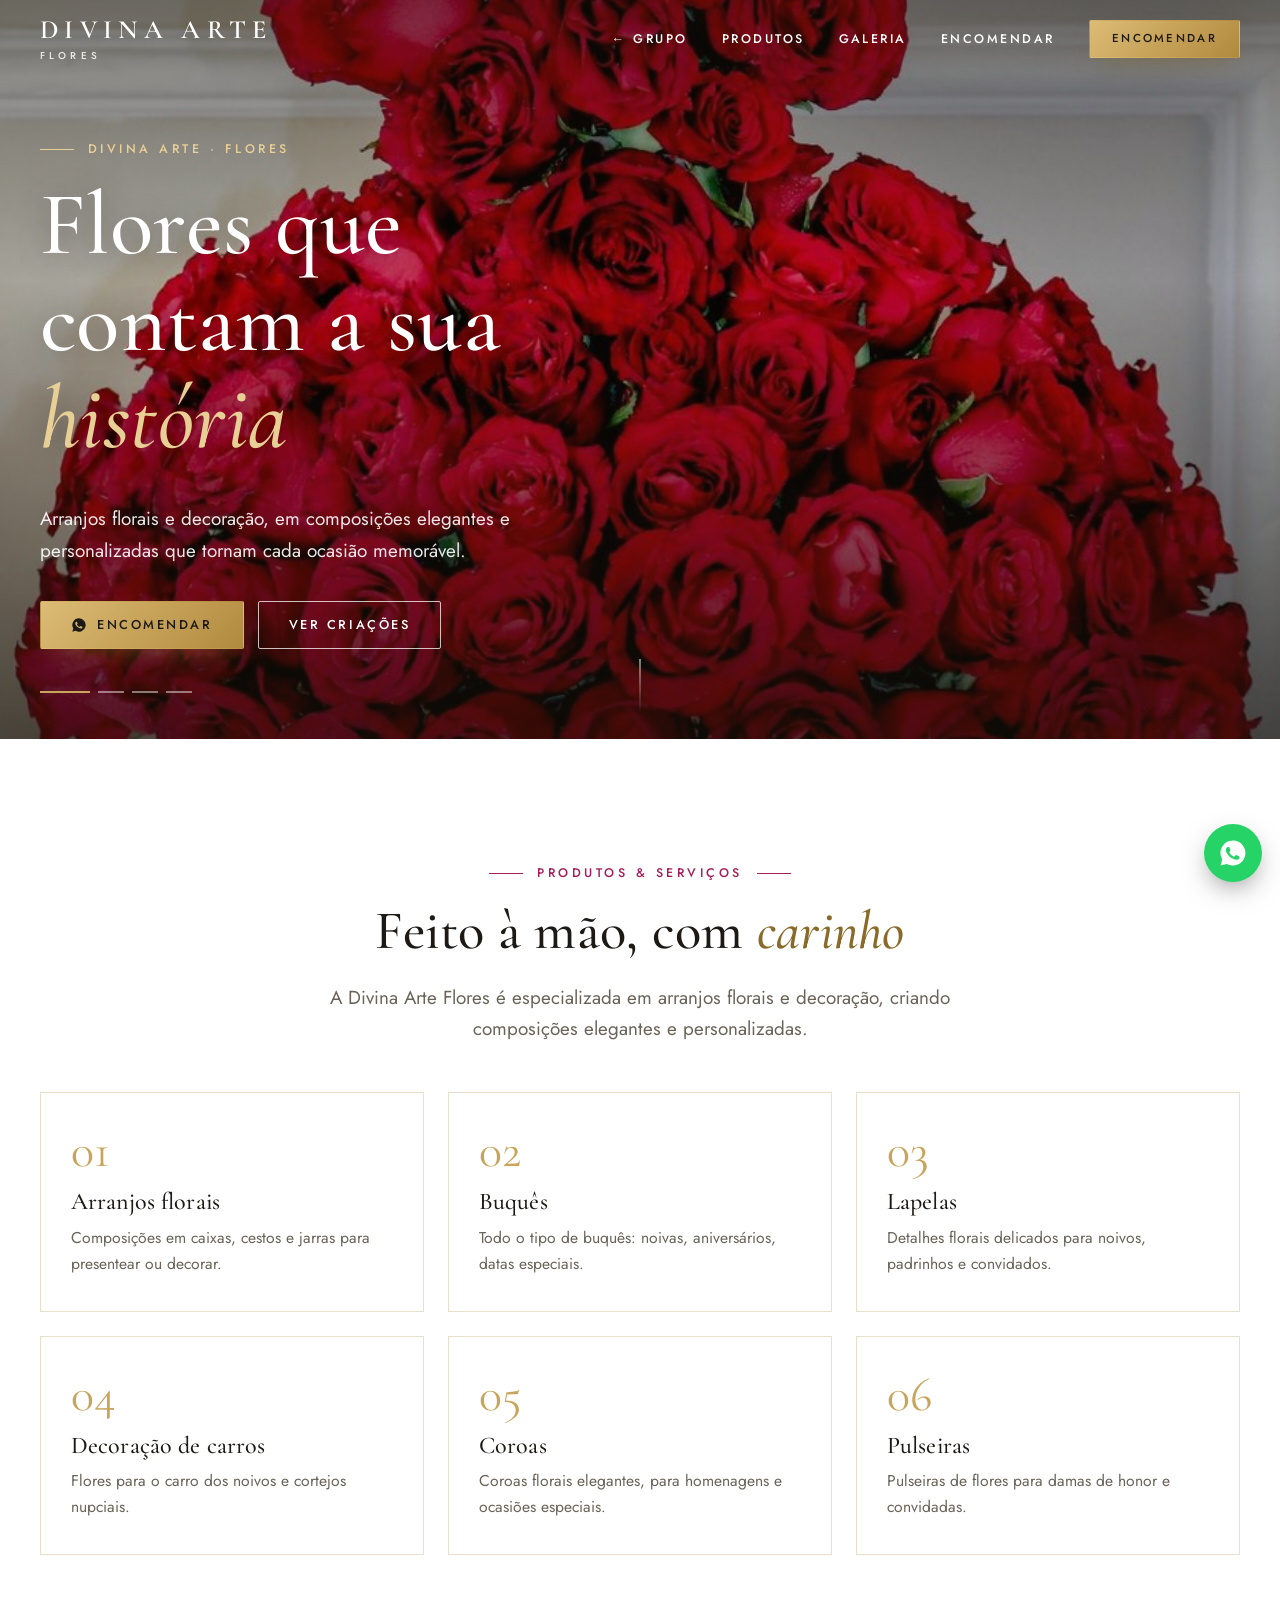
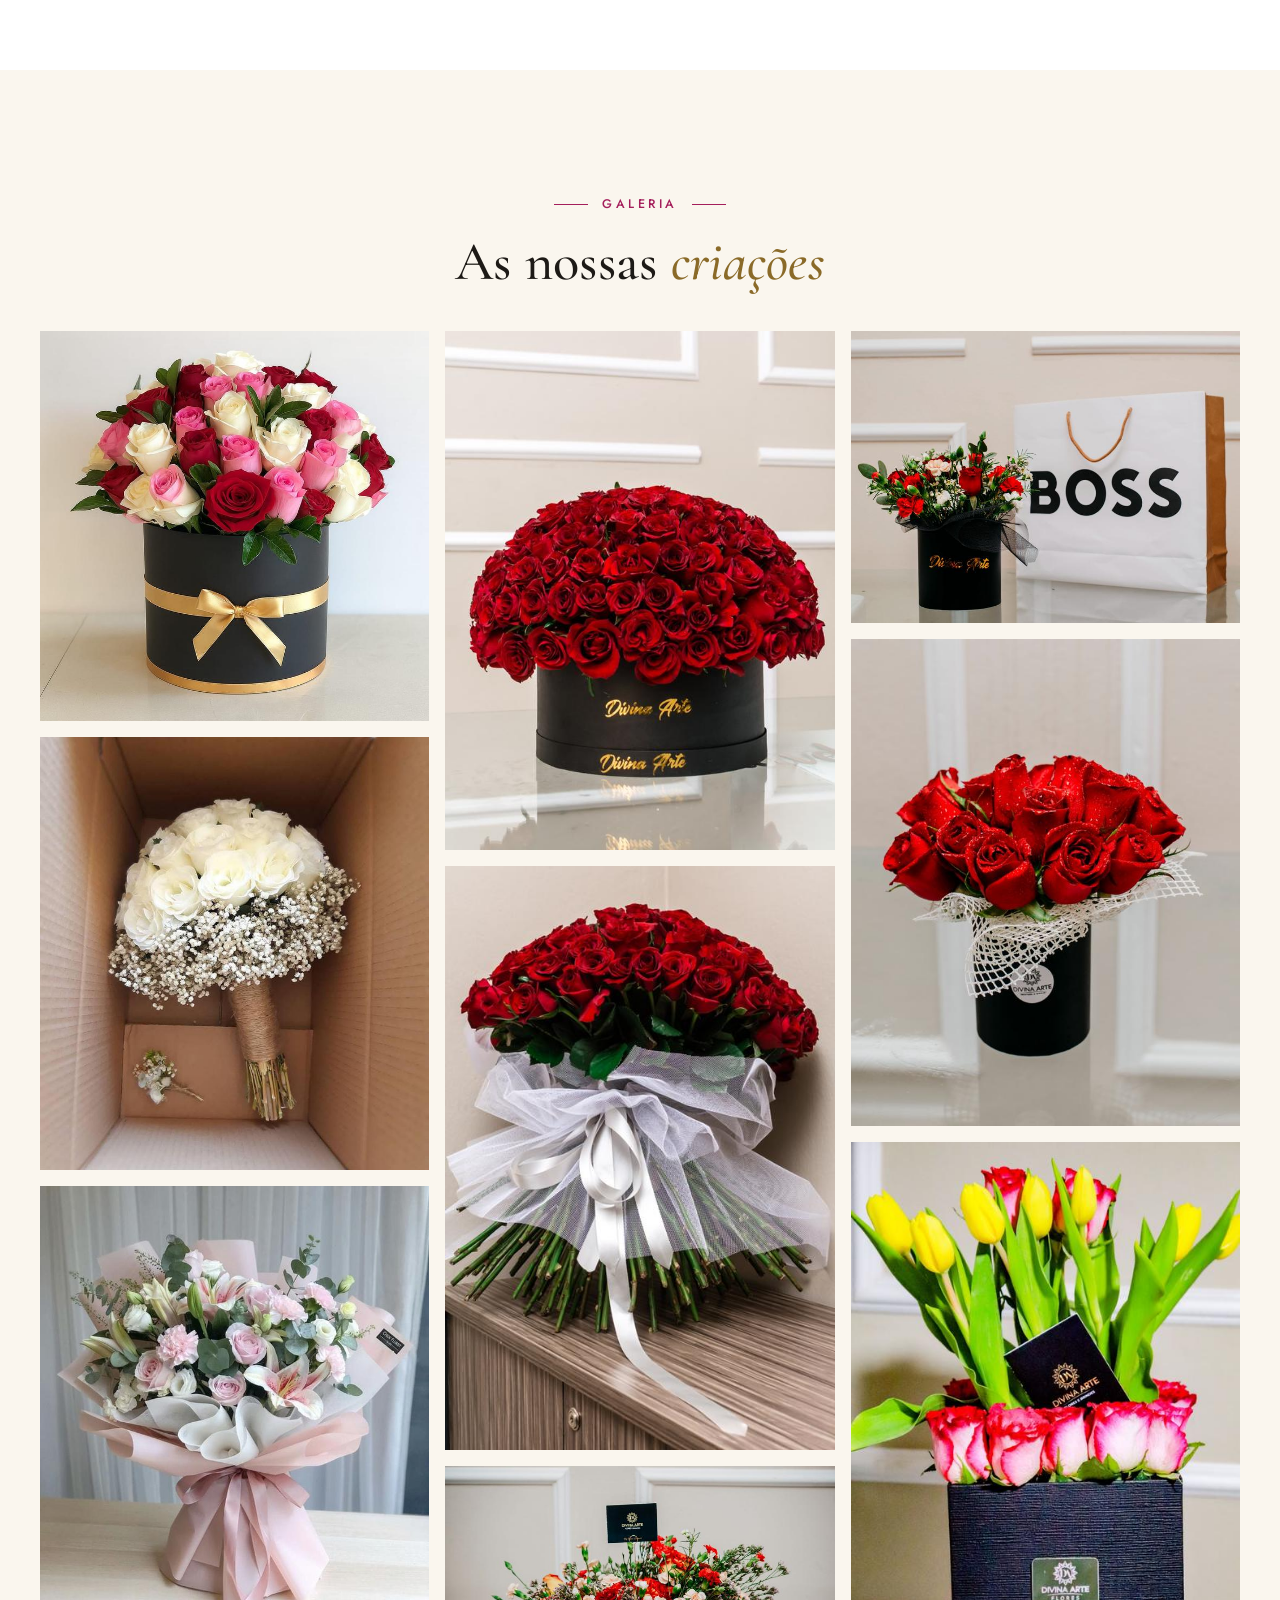
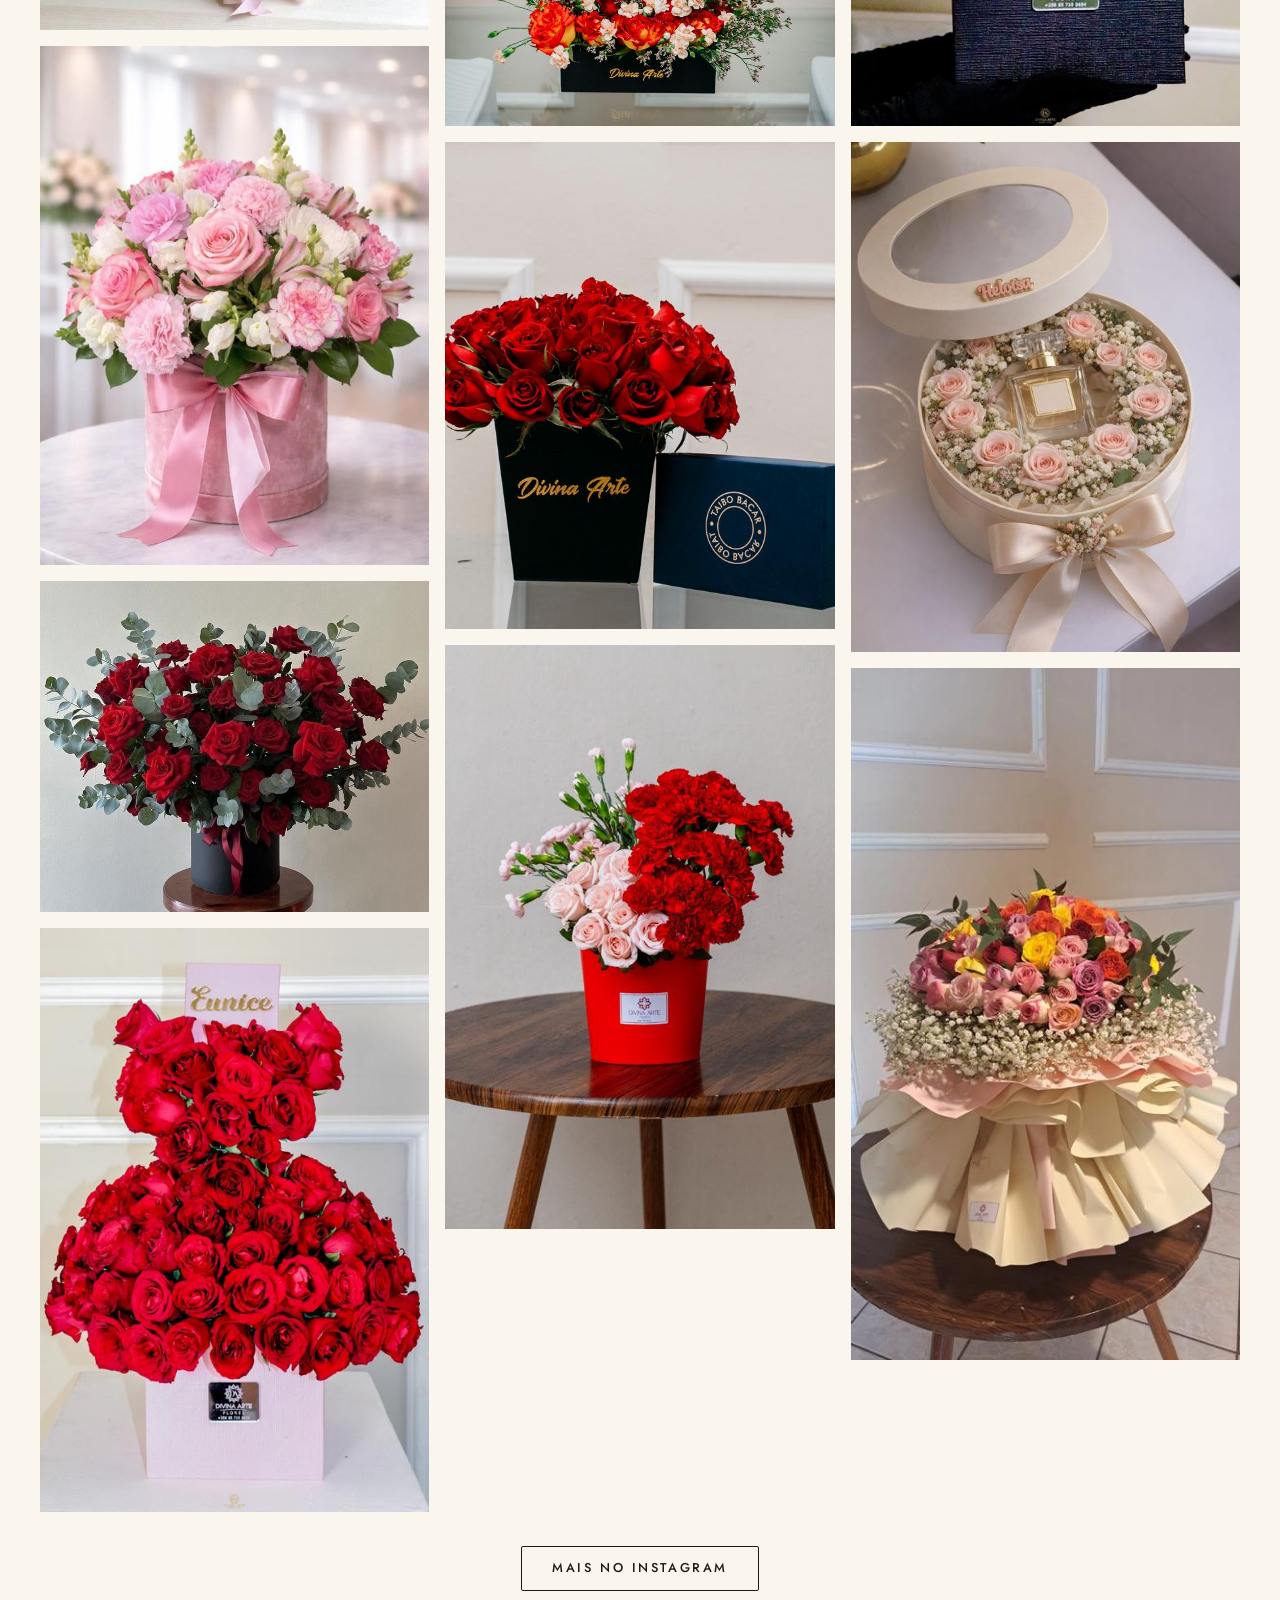
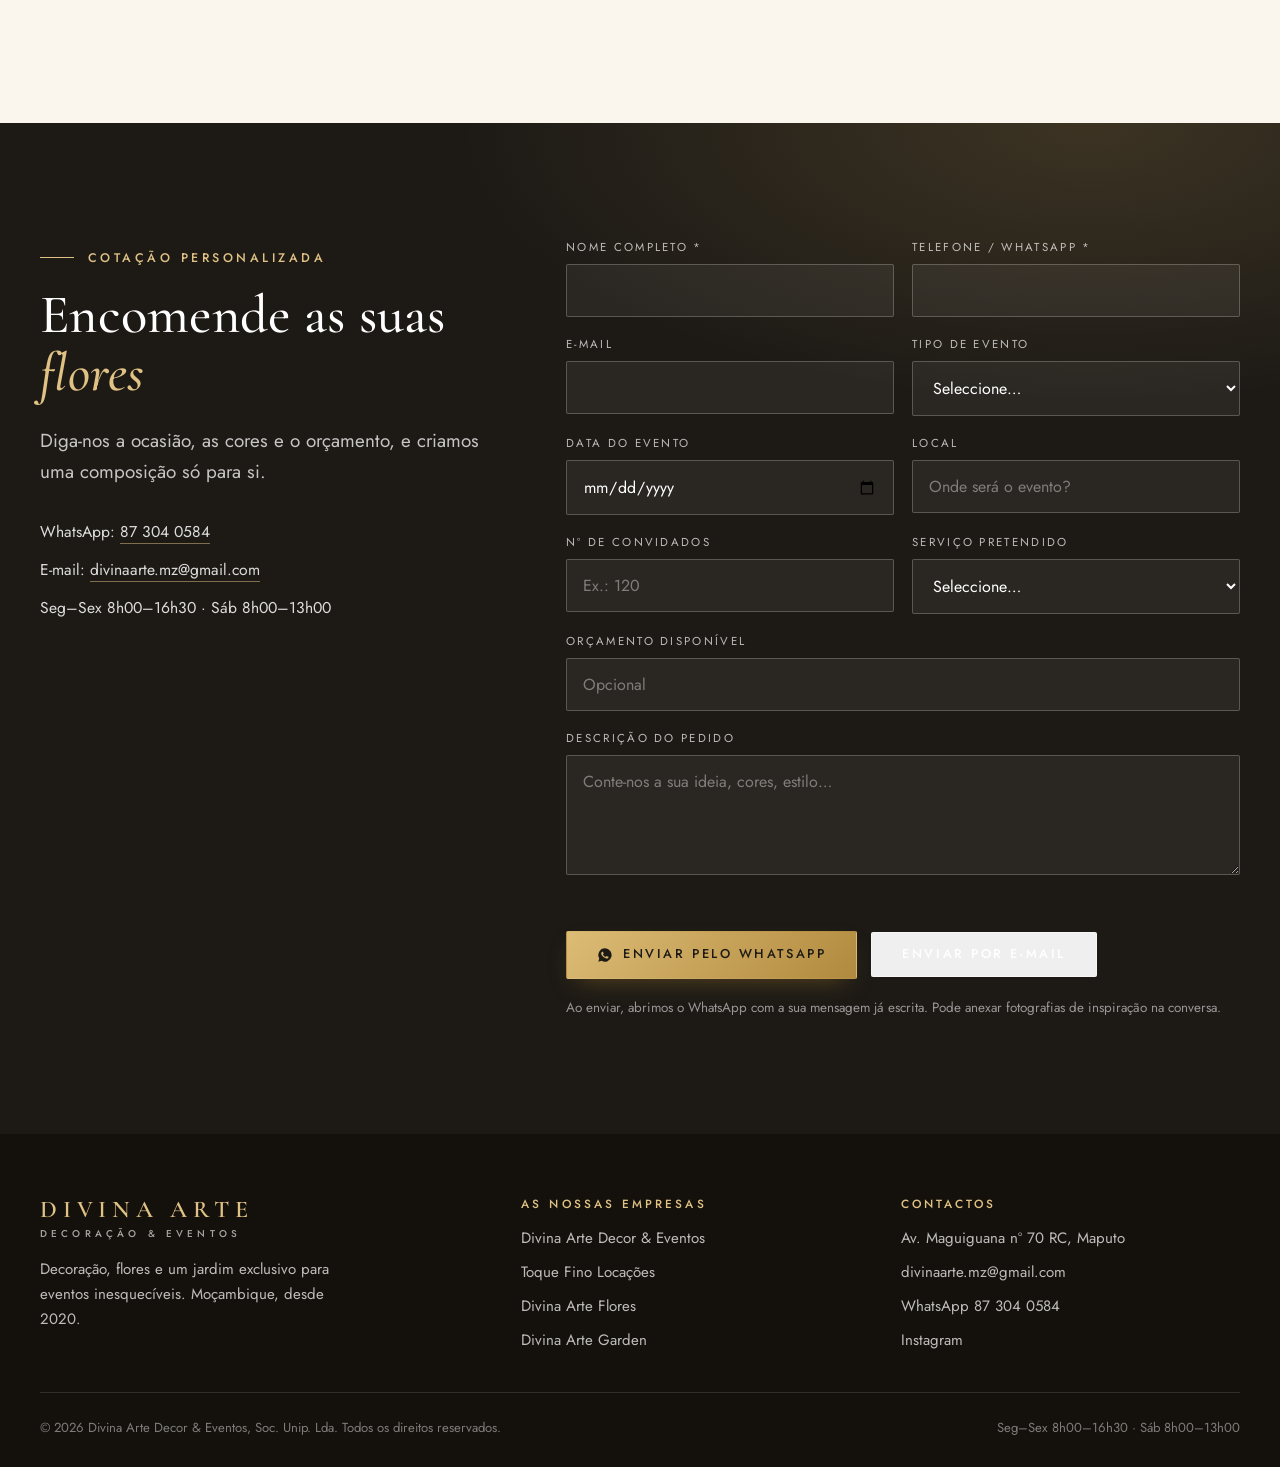
<file: flores.html>
<!DOCTYPE html>
<html lang="pt">
<head>
<meta charset="utf-8">
<meta name="viewport" content="width=device-width, initial-scale=1">
<title>Divina Arte Flores — Arranjos florais e buquês</title>
<meta name="description" content="Arranjos florais, buquês, lapelas, decoração de carros, coroas e pulseiras. Composições elegantes e personalizadas em Moçambique.">
<meta property="og:title" content="Divina Arte Flores — Arranjos florais e buquês">
<meta property="og:description" content="Arranjos florais, buquês, lapelas, decoração de carros, coroas e pulseiras. Composições elegantes e personalizadas em Moçambique.">
<meta property="og:image" content="assets/img/p087.jpg">
<meta name="theme-color" content="#c9a55c">
<link rel="preconnect" href="https://fonts.googleapis.com">
<link rel="preconnect" href="https://fonts.gstatic.com" crossorigin>
<link href="https://fonts.googleapis.com/css2?family=Cormorant+Garamond:ital,wght@0,400;0,500;0,600;1,400;1,500&family=Jost:wght@300;400;500&display=swap" rel="stylesheet">
<link rel="stylesheet" href="assets/css/style.css">
<script>document.documentElement.className='js'</script>
</head>
<body data-brand="flores">
<a class="skip" href="#main">Saltar para o conteúdo</a>
<header class="site-header">
  <div class="wrap bar">
    <a class="brand" href="index.html" aria-label="Divina Arte — início"><b>Divina Arte</b><small>Flores</small></a>
    <button class="menu-btn" aria-label="Abrir menu" aria-expanded="false"><span></span></button>
    <nav class="nav" aria-label="Principal"><a href="index.html">← Grupo</a><a href="#produtos">Produtos</a><a href="#galeria">Galeria</a><a href="#cotacao">Encomendar</a><a class="btn btn-gold" href="#cotacao">Encomendar</a></nav>
  </div>
</header>
<main id="main">
<section class="hero short">
  <div class="slides"><img src="assets/img/p098.jpg" alt="" class="on"><img src="assets/img/p087.jpg" alt="" loading="lazy"><img src="assets/img/p092.jpg" alt="" loading="lazy"><img src="assets/img/p093.jpg" alt="" loading="lazy"></div>
  <div class="wrap">
    <span class="eyebrow">Divina Arte · Flores</span>
    <h1>Flores que contam a sua <em>história</em></h1>
    <p class="lead">Arranjos florais e decoração, em composições elegantes e personalizadas que tornam cada ocasião memorável.</p>
    <div class="actions"><a class="btn btn-gold btn-wa" href="https://wa.me/258873040584" target="_blank" rel="noopener">Encomendar</a><a class="btn btn-white" href="#galeria">Ver criações</a></div>
  </div>
  <span class="scroll-cue"></span>
</section>
<section id="produtos">
  <div class="wrap">
    <div class="center reveal">
      <span class="eyebrow">Produtos &amp; serviços</span>
      <h2>Feito à mão, com <em>carinho</em></h2>
      <p class="lead">A Divina Arte Flores é especializada em arranjos florais e decoração, criando composições elegantes e personalizadas.</p>
    </div>
    <div class="cards"><div class="card reveal"><span class="n">01</span><h3>Arranjos florais</h3><p>Composições em caixas, cestos e jarras para presentear ou decorar.</p></div><div class="card reveal d1"><span class="n">02</span><h3>Buquês</h3><p>Todo o tipo de buquês: noivas, aniversários, datas especiais.</p></div><div class="card reveal d2"><span class="n">03</span><h3>Lapelas</h3><p>Detalhes florais delicados para noivos, padrinhos e convidados.</p></div><div class="card reveal"><span class="n">04</span><h3>Decoração de carros</h3><p>Flores para o carro dos noivos e cortejos nupciais.</p></div><div class="card reveal d1"><span class="n">05</span><h3>Coroas</h3><p>Coroas florais elegantes, para homenagens e ocasiões especiais.</p></div><div class="card reveal d2"><span class="n">06</span><h3>Pulseiras</h3><p>Pulseiras de flores para damas de honor e convidadas.</p></div></div>
  </div>
</section>
<section id="galeria" class="alt">
  <div class="wrap">
    <div class="center reveal"><span class="eyebrow">Galeria</span><h2>As nossas <em>criações</em></h2></div>
    <div style="margin-top:40px"><div class="gallery">
<figure data-c="f"><button data-full="assets/img/p087.jpg" aria-label="Ampliar foto"><img src="assets/img/t/p087.jpg" alt="Arranjo de flores Divina Arte Flores" loading="lazy" decoding="async"></button></figure>
<figure data-c="f"><button data-full="assets/img/p086.jpg" aria-label="Ampliar foto"><img src="assets/img/t/p086.jpg" alt="Arranjo de flores Divina Arte Flores" loading="lazy" decoding="async"></button></figure>
<figure data-c="f"><button data-full="assets/img/p088.jpg" aria-label="Ampliar foto"><img src="assets/img/t/p088.jpg" alt="Arranjo de flores Divina Arte Flores" loading="lazy" decoding="async"></button></figure>
<figure data-c="f"><button data-full="assets/img/p092.jpg" aria-label="Ampliar foto"><img src="assets/img/t/p092.jpg" alt="Arranjo de flores Divina Arte Flores" loading="lazy" decoding="async"></button></figure>
<figure data-c="f"><button data-full="assets/img/p093.jpg" aria-label="Ampliar foto"><img src="assets/img/t/p093.jpg" alt="Arranjo de flores Divina Arte Flores" loading="lazy" decoding="async"></button></figure>
<figure data-c="f"><button data-full="assets/img/p098.jpg" aria-label="Ampliar foto"><img src="assets/img/t/p098.jpg" alt="Arranjo de flores Divina Arte Flores" loading="lazy" decoding="async"></button></figure>
<figure data-c="f"><button data-full="assets/img/p099.jpg" aria-label="Ampliar foto"><img src="assets/img/t/p099.jpg" alt="Arranjo de flores Divina Arte Flores" loading="lazy" decoding="async"></button></figure>
<figure data-c="f"><button data-full="assets/img/p100.jpg" aria-label="Ampliar foto"><img src="assets/img/t/p100.jpg" alt="Arranjo de flores Divina Arte Flores" loading="lazy" decoding="async"></button></figure>
<figure data-c="f"><button data-full="assets/img/p101.jpg" aria-label="Ampliar foto"><img src="assets/img/t/p101.jpg" alt="Arranjo de flores Divina Arte Flores" loading="lazy" decoding="async"></button></figure>
<figure data-c="f"><button data-full="assets/img/p102.jpg" aria-label="Ampliar foto"><img src="assets/img/t/p102.jpg" alt="Arranjo de flores Divina Arte Flores" loading="lazy" decoding="async"></button></figure>
<figure data-c="f"><button data-full="assets/img/p094.jpg" aria-label="Ampliar foto"><img src="assets/img/t/p094.jpg" alt="Arranjo de flores Divina Arte Flores" loading="lazy" decoding="async"></button></figure>
<figure data-c="f"><button data-full="assets/img/p095.jpg" aria-label="Ampliar foto"><img src="assets/img/t/p095.jpg" alt="Arranjo de flores Divina Arte Flores" loading="lazy" decoding="async"></button></figure>
<figure data-c="f"><button data-full="assets/img/p096.jpg" aria-label="Ampliar foto"><img src="assets/img/t/p096.jpg" alt="Arranjo de flores Divina Arte Flores" loading="lazy" decoding="async"></button></figure>
<figure data-c="f"><button data-full="assets/img/p097.jpg" aria-label="Ampliar foto"><img src="assets/img/t/p097.jpg" alt="Arranjo de flores Divina Arte Flores" loading="lazy" decoding="async"></button></figure>
<figure data-c="f"><button data-full="assets/img/p089.jpg" aria-label="Ampliar foto"><img src="assets/img/t/p089.jpg" alt="Arranjo de flores Divina Arte Flores" loading="lazy" decoding="async"></button></figure>
<figure data-c="f"><button data-full="assets/img/p091.jpg" aria-label="Ampliar foto"><img src="assets/img/t/p091.jpg" alt="Arranjo de flores Divina Arte Flores" loading="lazy" decoding="async"></button></figure>
</div>
</div>
    <p class="center" style="margin-top:34px"><a class="btn btn-line" href="https://www.instagram.com/divina_arte_flores" target="_blank" rel="noopener">Mais no Instagram</a></p>
  </div>
</section>
<section class="quote" id="cotacao">
  <div class="wrap">
    <div class="reveal">
      <span class="eyebrow">Cotação personalizada</span>
      <h2>Encomende as suas <em>flores</em></h2>
      <p class="lead">Diga-nos a ocasião, as cores e o orçamento, e criamos uma composição só para si.</p>
      <div class="info">
        <span>WhatsApp: <a href="https://wa.me/258873040584" target="_blank" rel="noopener">87 304 0584</a></span>
        <span>E-mail: <a href="mailto:divinaarte.mz@gmail.com">divinaarte.mz@gmail.com</a></span>
        <span>Seg–Sex 8h00–16h30 · Sáb 8h00–13h00</span>
      </div>
    </div>
    <form class="q reveal d1" data-wa="258873040584" data-mail="divinaarte.mz@gmail.com" data-company="Divina Arte Flores" novalidate>
      <div class="f"><label for="nome">Nome completo *</label><input id="nome" name="nome" autocomplete="name" required></div>
      <div class="f"><label for="telefone">Telefone / WhatsApp *</label><input id="telefone" name="telefone" type="tel" autocomplete="tel" required></div>
      <div class="f"><label for="email">E-mail</label><input id="email" name="email" type="email" autocomplete="email"></div>
      <div class="f"><label for="evento">Tipo de evento</label><select id="evento" name="evento"><option value="">Seleccione…</option><option>Casamentos</option><option>Aniversários</option><option>Batizados</option><option>Chás</option><option>Formaturas</option><option>Eventos corporativos</option><option>Conferências</option><option>Workshops</option><option>Lançamentos</option><option>Cocktails</option><option>Jantares</option><option>Festas temáticas</option></select></div>
      <div class="f"><label for="data">Data do evento</label><input id="data" name="data" type="date"></div>
      <div class="f"><label for="local">Local</label><input id="local" name="local" placeholder="Onde será o evento?"></div>
      <div class="f"><label for="convidados">Nº de convidados</label><input id="convidados" name="convidados" inputmode="numeric" placeholder="Ex.: 120"></div>
      <div class="f"><label for="servico">Serviço pretendido</label><select id="servico" name="servico"><option value="">Seleccione…</option><option>Arranjo floral</option><option>Buquê</option><option>Lapelas</option><option>Decoração de carro</option><option>Coroa</option><option>Pulseiras</option><option>Outro</option></select></div>
      <div class="f full"><label for="orcamento">Orçamento disponível</label><input id="orcamento" name="orcamento" placeholder="Opcional"></div>
      <div class="f full"><label for="descricao">Descrição do pedido</label><textarea id="descricao" name="descricao" placeholder="Conte-nos a sua ideia, cores, estilo…"></textarea></div>
      <p class="err" role="alert"></p>
      <div class="actions">
        <button class="btn btn-gold btn-wa" type="submit">Enviar pelo WhatsApp</button>
        <button class="btn btn-mail" type="button">Enviar por e-mail</button>
      </div>
      <p class="hint">Ao enviar, abrimos o WhatsApp com a sua mensagem já escrita. Pode anexar fotografias de inspiração na conversa.</p>
    </form>
  </div>
</section>
</main>
<div class="lightbox" role="dialog" aria-modal="true" aria-label="Galeria">
  <button class="x" aria-label="Fechar">&times;</button>
  <button class="pv" aria-label="Anterior">&#8249;</button>
  <img alt="">
  <button class="nx" aria-label="Seguinte">&#8250;</button>
  <div class="cnt"></div>
</div>
<footer class="site-footer">
  <div class="wrap">
    <div class="top">
      <div>
        <a class="brand" href="index.html"><b>Divina Arte</b><small>Decoração &amp; Eventos</small></a>
        <p style="margin-top:18px;max-width:36ch">Decoração, flores e um jardim exclusivo para eventos inesquecíveis. Moçambique, desde 2020.</p>
      </div>
      <div>
        <h4>As nossas empresas</h4>
        <ul>
          <li><a href="decor.html">Divina Arte Decor &amp; Eventos</a></li>
          <li><a href="decor.html#locacoes">Toque Fino Locações</a></li>
          <li><a href="flores.html">Divina Arte Flores</a></li>
          <li><a href="garden.html">Divina Arte Garden</a></li>
        </ul>
      </div>
      <div>
        <h4>Contactos</h4>
        <ul>
          <li>Av. Maguiguana nº 70 RC, Maputo</li>
          <li><a href="mailto:divinaarte.mz@gmail.com">divinaarte.mz@gmail.com</a></li>
          <li><a href="https://wa.me/258873040584" target="_blank" rel="noopener">WhatsApp 87 304 0584</a></li>
          <li><a href="https://www.instagram.com/divina_arte_mz" target="_blank" rel="noopener">Instagram</a></li>
        </ul>
      </div>
    </div>
    <div class="bottom"><span>© <span id="year">2026</span> Divina Arte Decor &amp; Eventos, Soc. Unip. Lda. Todos os direitos reservados.</span><span>Seg–Sex 8h00–16h30 · Sáb 8h00–13h00</span></div>
  </div>
</footer>
<a class="wa-float" href="https://wa.me/258873040584" target="_blank" rel="noopener" aria-label="Falar no WhatsApp"><svg viewBox="0 0 24 24" aria-hidden="true"><path d="M12 2a10 10 0 0 0-8.6 15.1L2 22l5-1.3A10 10 0 1 0 12 2zm5.2 14.1c-.2.6-1.3 1.2-1.8 1.2-.5.1-1 .2-3.3-.7-2.8-1.1-4.5-3.9-4.7-4.1-.1-.2-1.1-1.5-1.1-2.8s.7-2 1-2.3c.2-.3.5-.3.7-.3h.5c.2 0 .4 0 .6.5l.8 2c.1.2.1.4 0 .5l-.3.5-.4.4c-.1.2-.3.3-.1.6.2.3.7 1.2 1.5 1.9 1 .9 1.8 1.2 2.1 1.3.3.1.4.1.6-.1l.8-1c.2-.3.4-.2.6-.1l1.9.9c.3.1.5.2.5.3.1.2.1.7-.1 1.3z"/></svg></a>
<nav class="tabbar" aria-label="Navegação rápida"><a href="index.html"><svg viewBox="0 0 24 24"><path d="M3 11l9-8 9 8v10h-6v-6H9v6H3z"/></svg>Início</a><a href="index.html#empresas"><svg viewBox="0 0 24 24"><rect x="4" y="4" width="7" height="7"/><rect x="13" y="4" width="7" height="7"/><rect x="4" y="13" width="7" height="7"/><rect x="13" y="13" width="7" height="7"/></svg>Empresas</a><a href="#cotacao"><svg viewBox="0 0 24 24"><path d="M4 5h16v11H8l-4 4z"/></svg>Cotação</a><a class="wa" href="https://wa.me/258873040584" target="_blank" rel="noopener"><svg viewBox="0 0 24 24" aria-hidden="true"><path d="M12 2a10 10 0 0 0-8.6 15.1L2 22l5-1.3A10 10 0 1 0 12 2zm5.2 14.1c-.2.6-1.3 1.2-1.8 1.2-.5.1-1 .2-3.3-.7-2.8-1.1-4.5-3.9-4.7-4.1-.1-.2-1.1-1.5-1.1-2.8s.7-2 1-2.3c.2-.3.5-.3.7-.3h.5c.2 0 .4 0 .6.5l.8 2c.1.2.1.4 0 .5l-.3.5-.4.4c-.1.2-.3.3-.1.6.2.3.7 1.2 1.5 1.9 1 .9 1.8 1.2 2.1 1.3.3.1.4.1.6-.1l.8-1c.2-.3.4-.2.6-.1l1.9.9c.3.1.5.2.5.3.1.2.1.7-.1 1.3z"/></svg> WhatsApp</a></nav>
<script src="assets/js/main.js"></script>
</body>
</html>
</file>
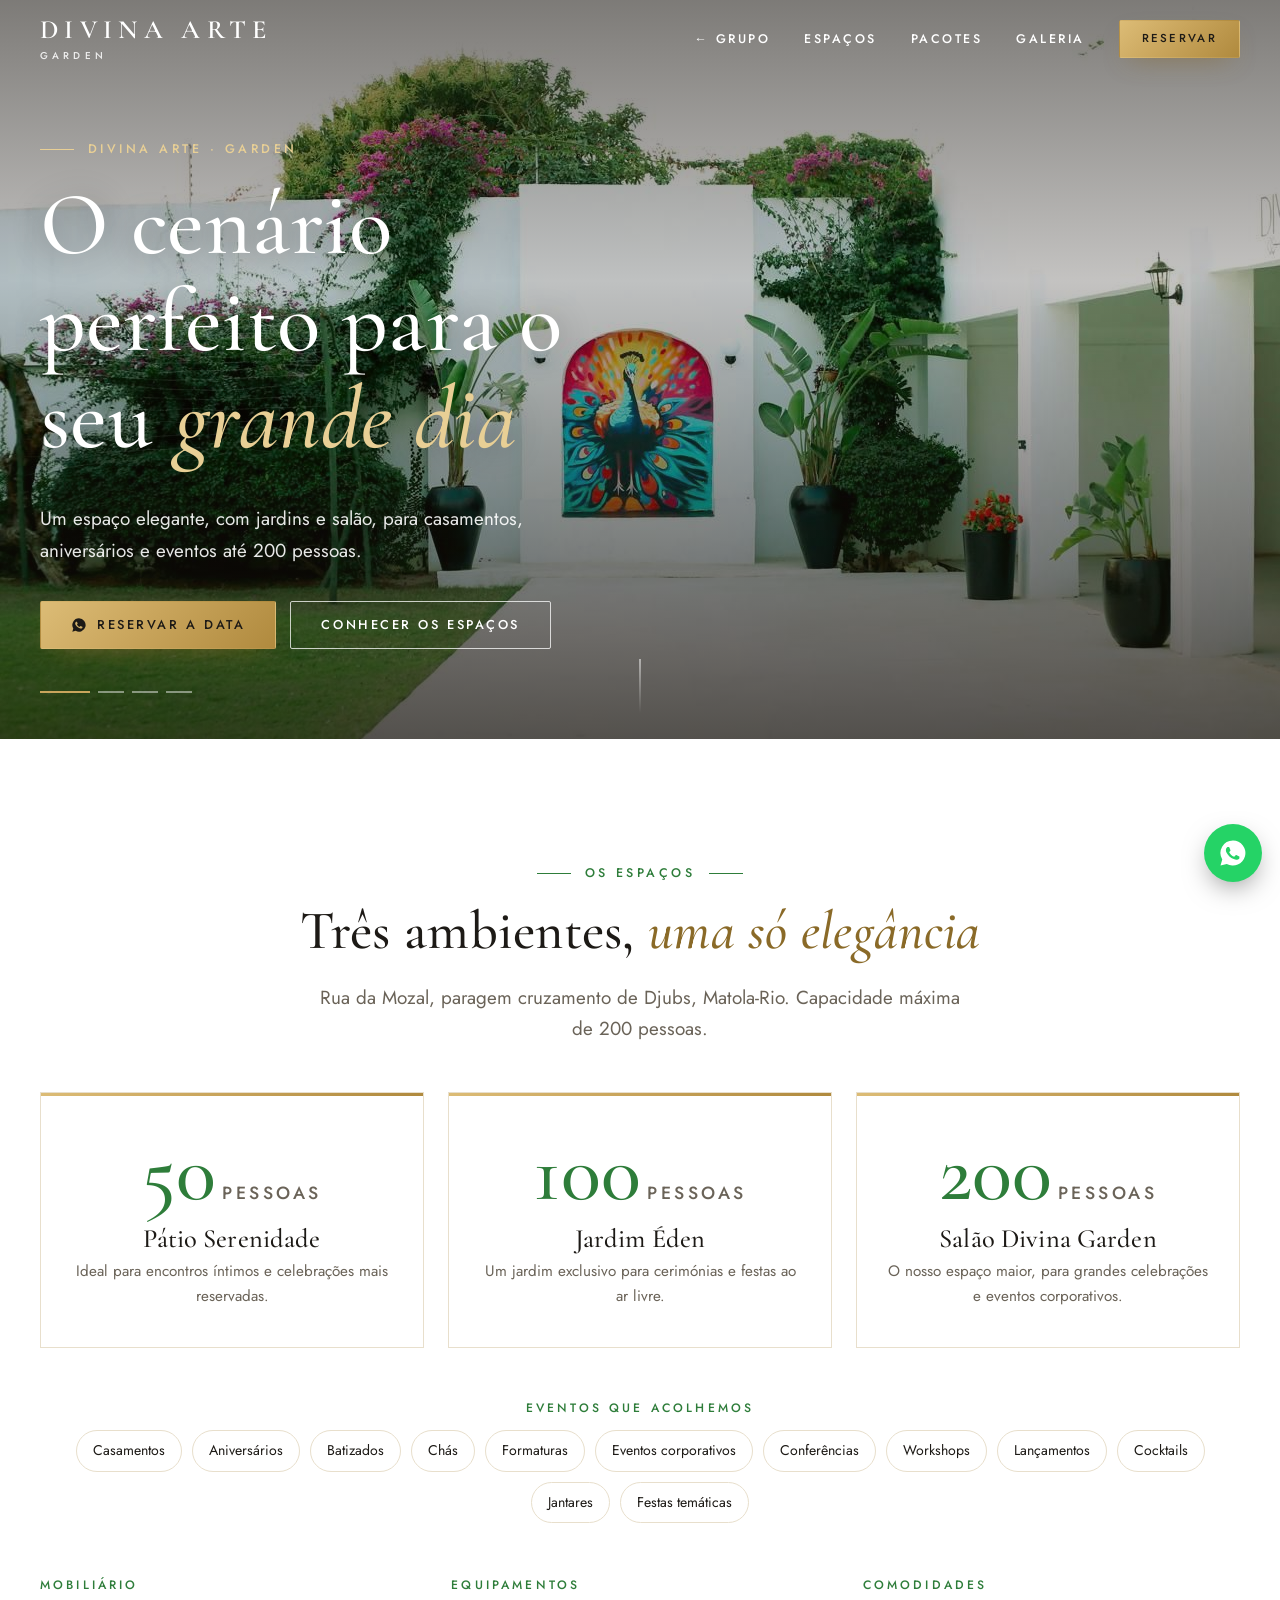
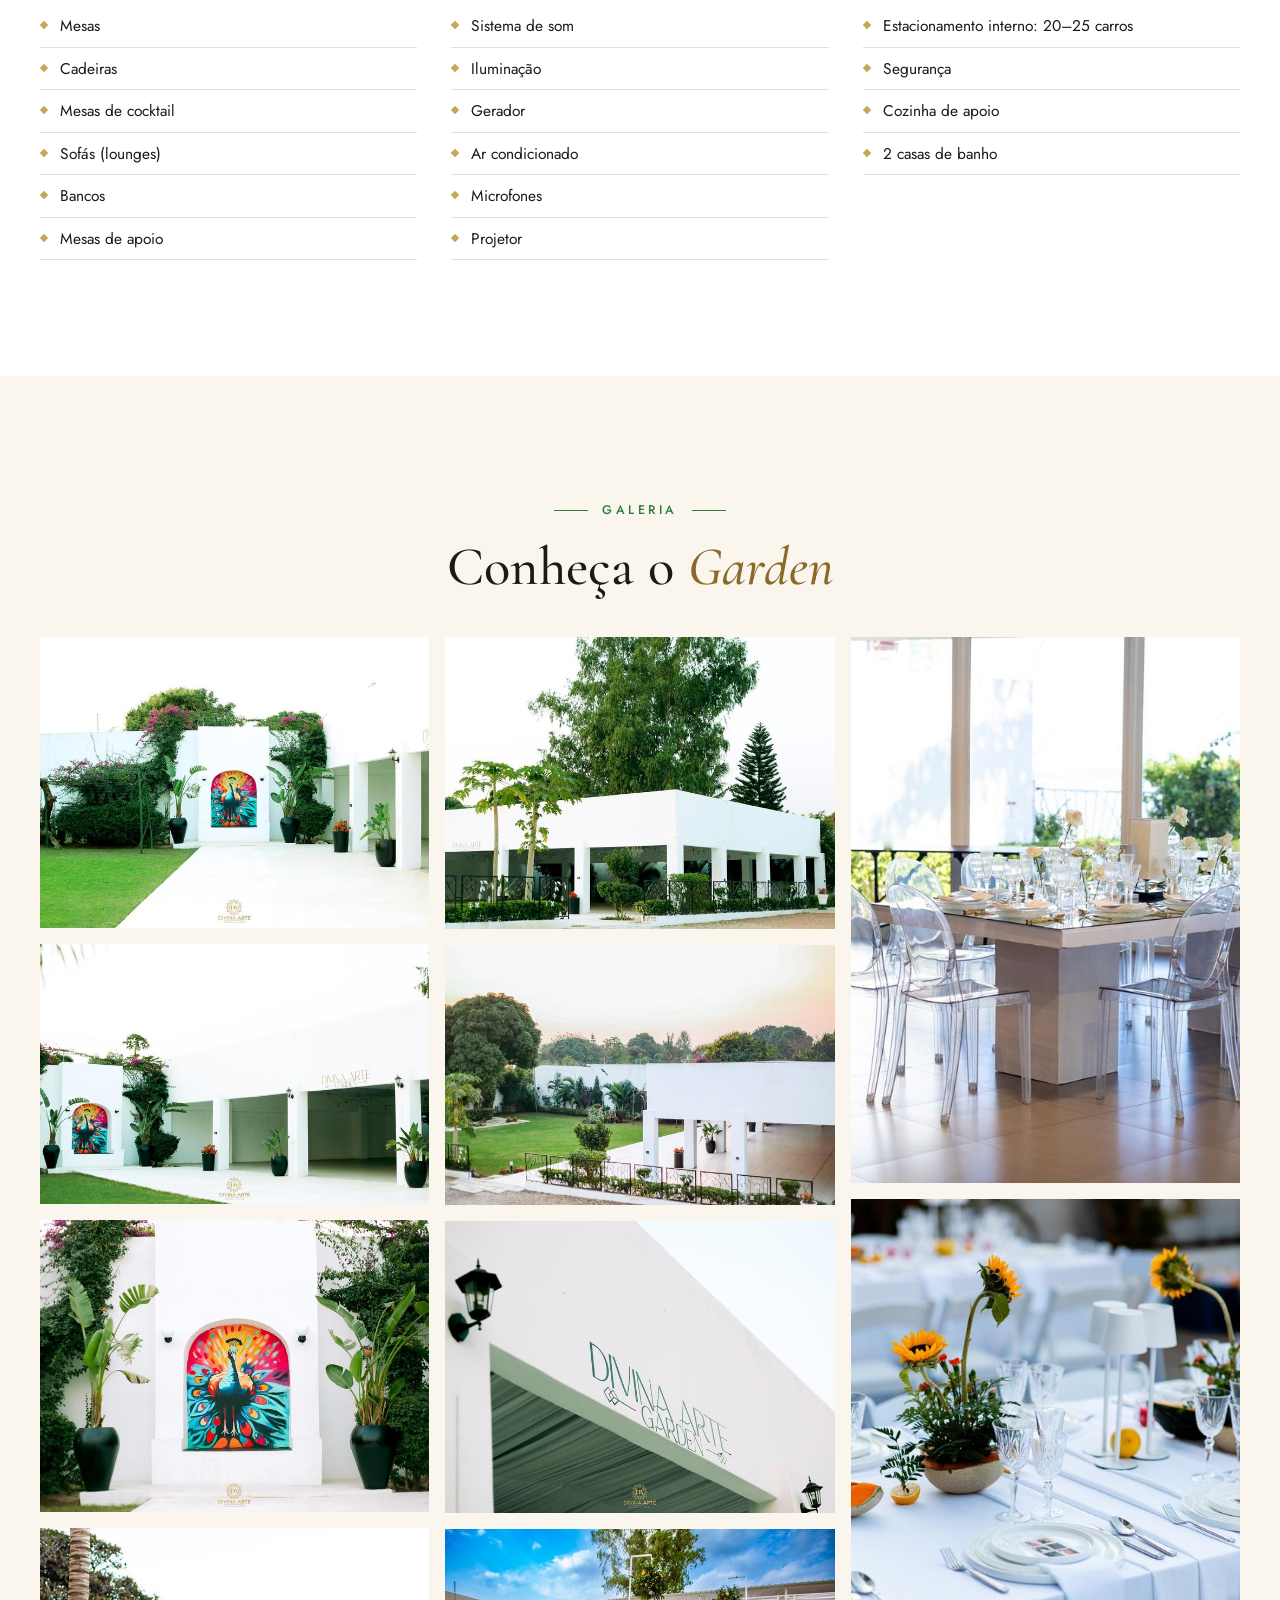
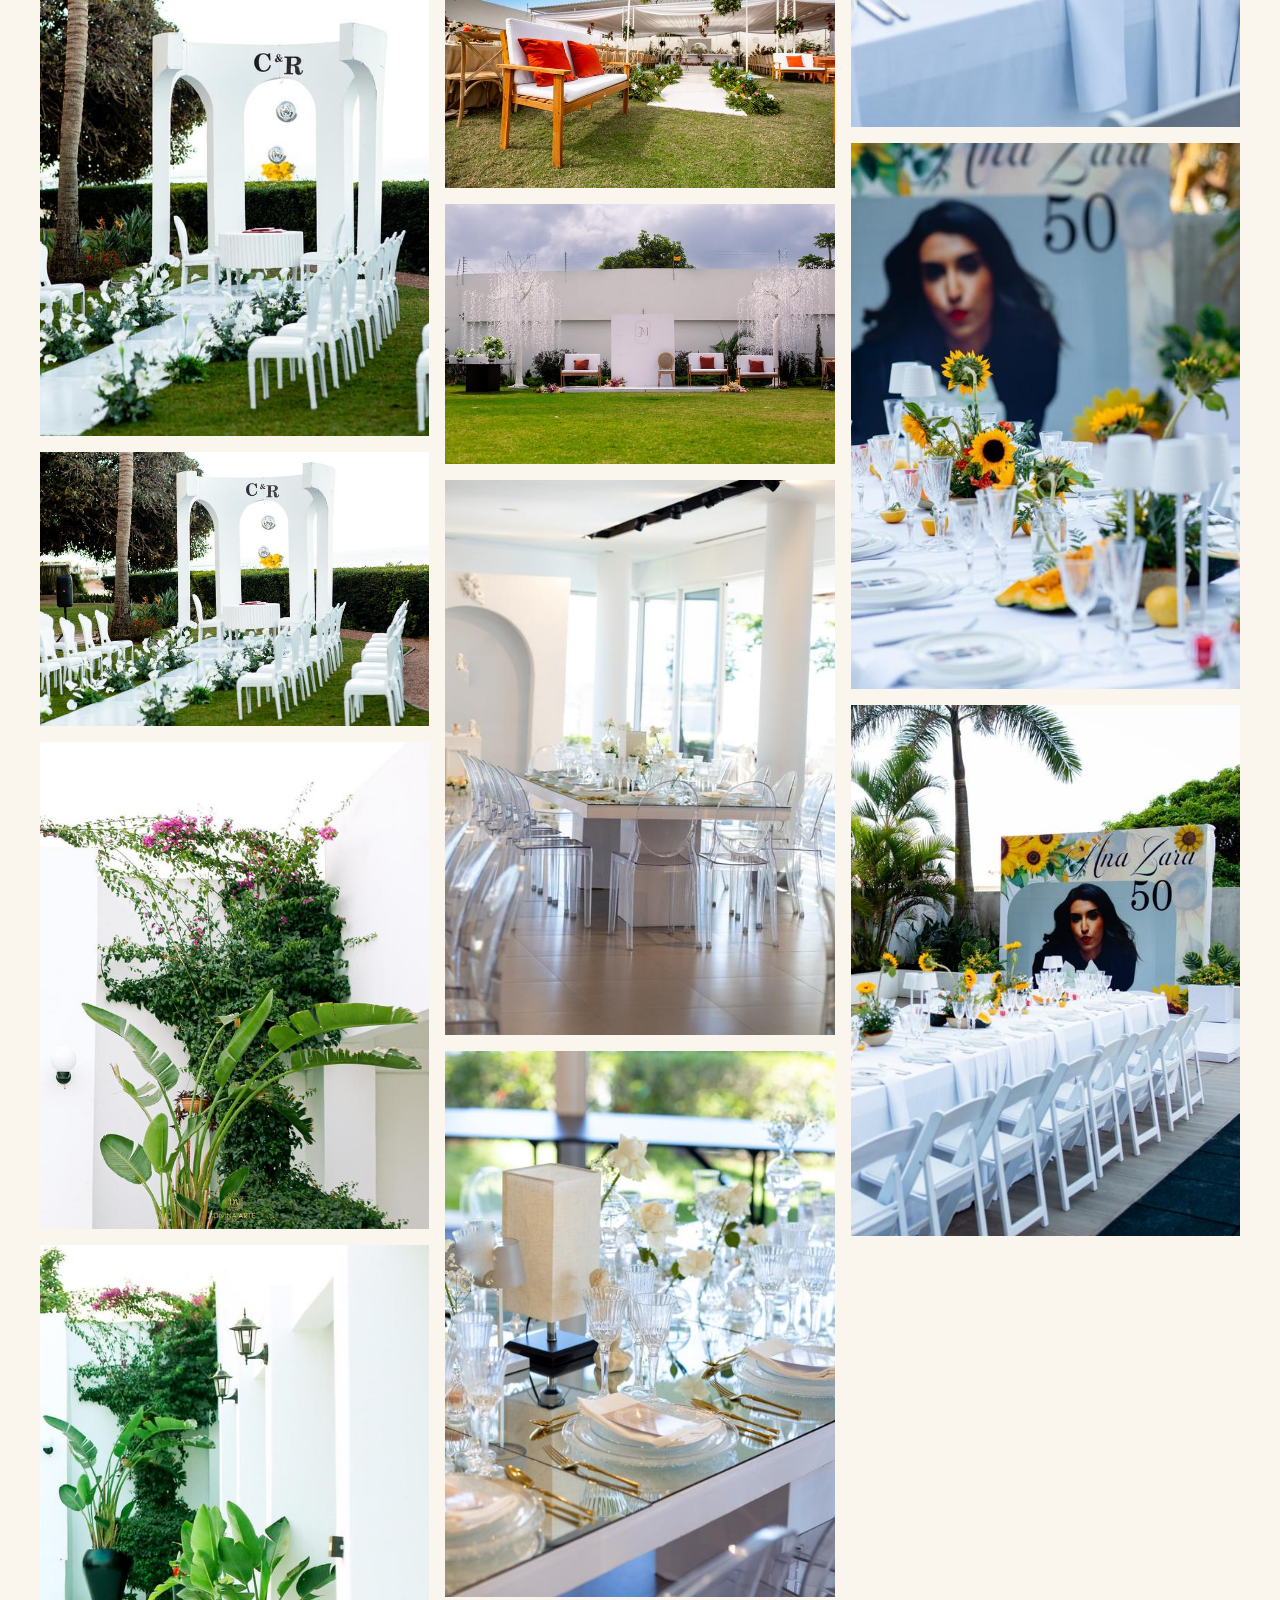
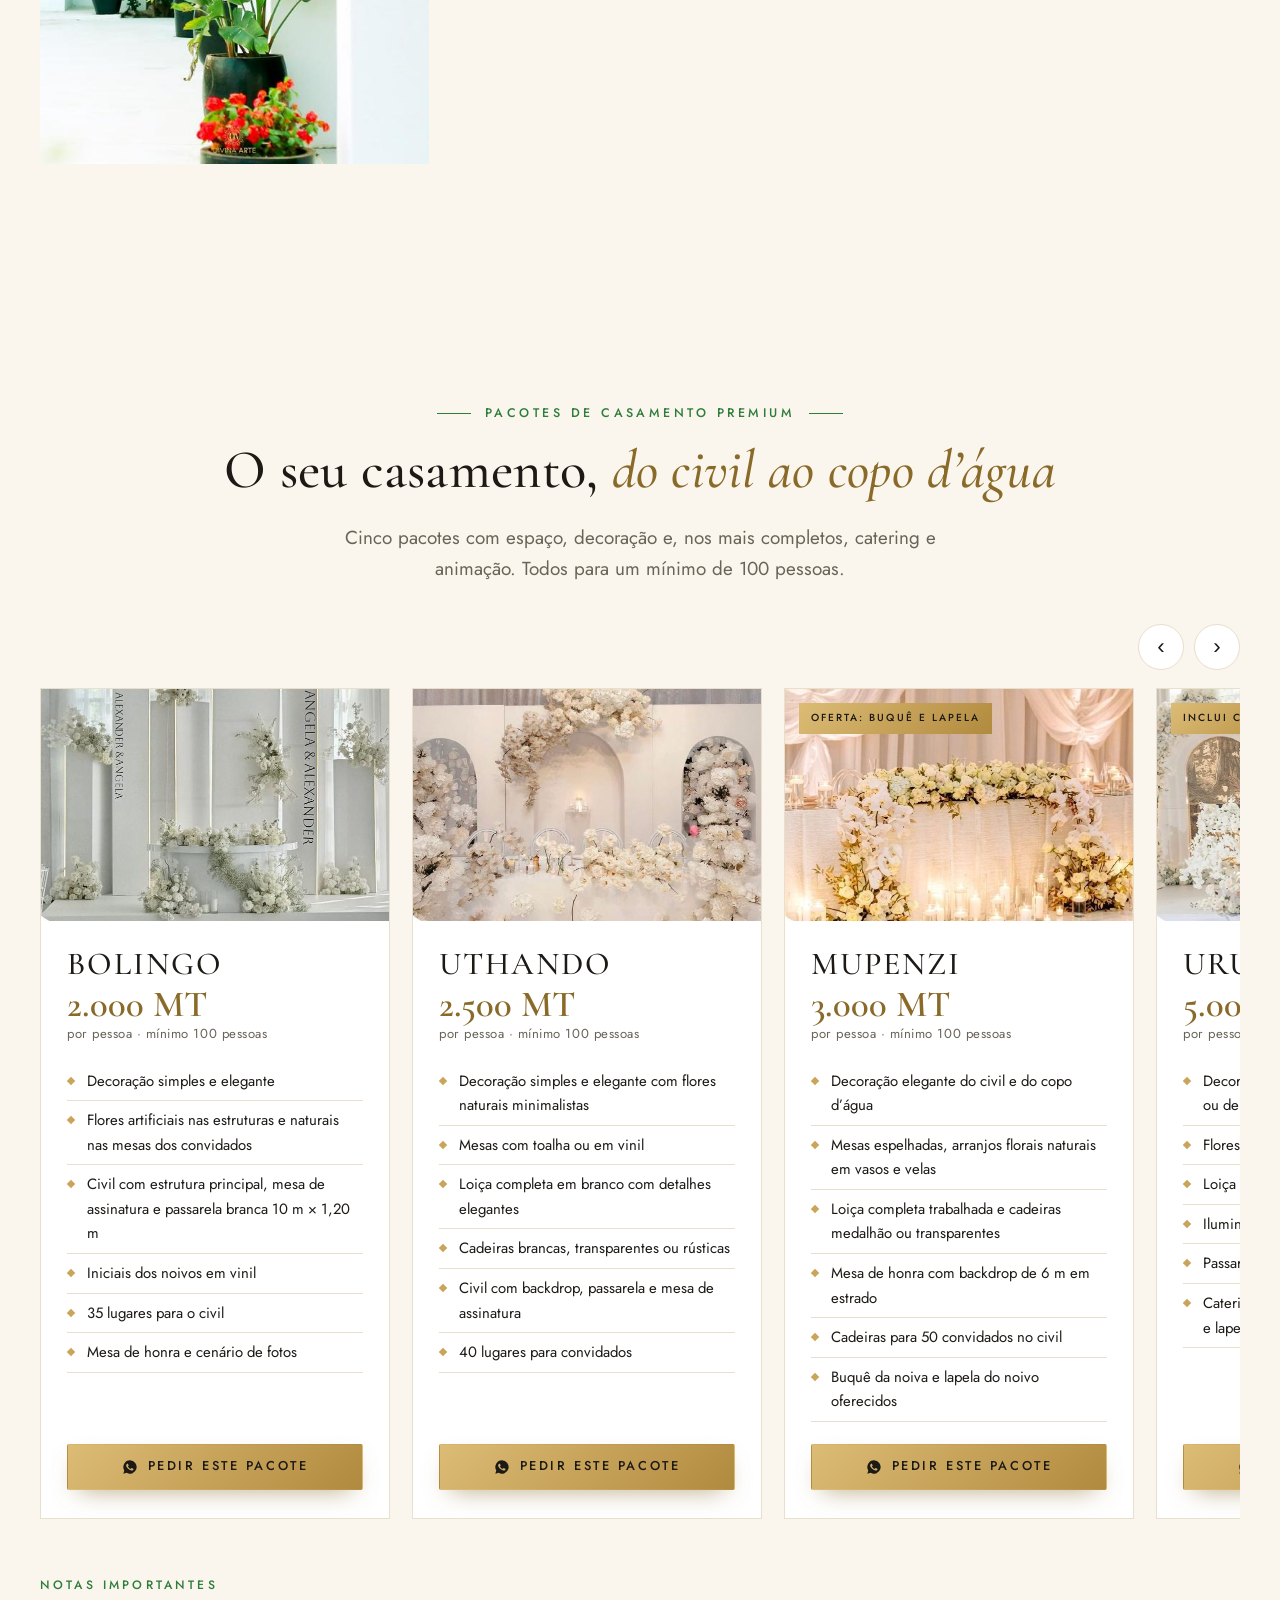
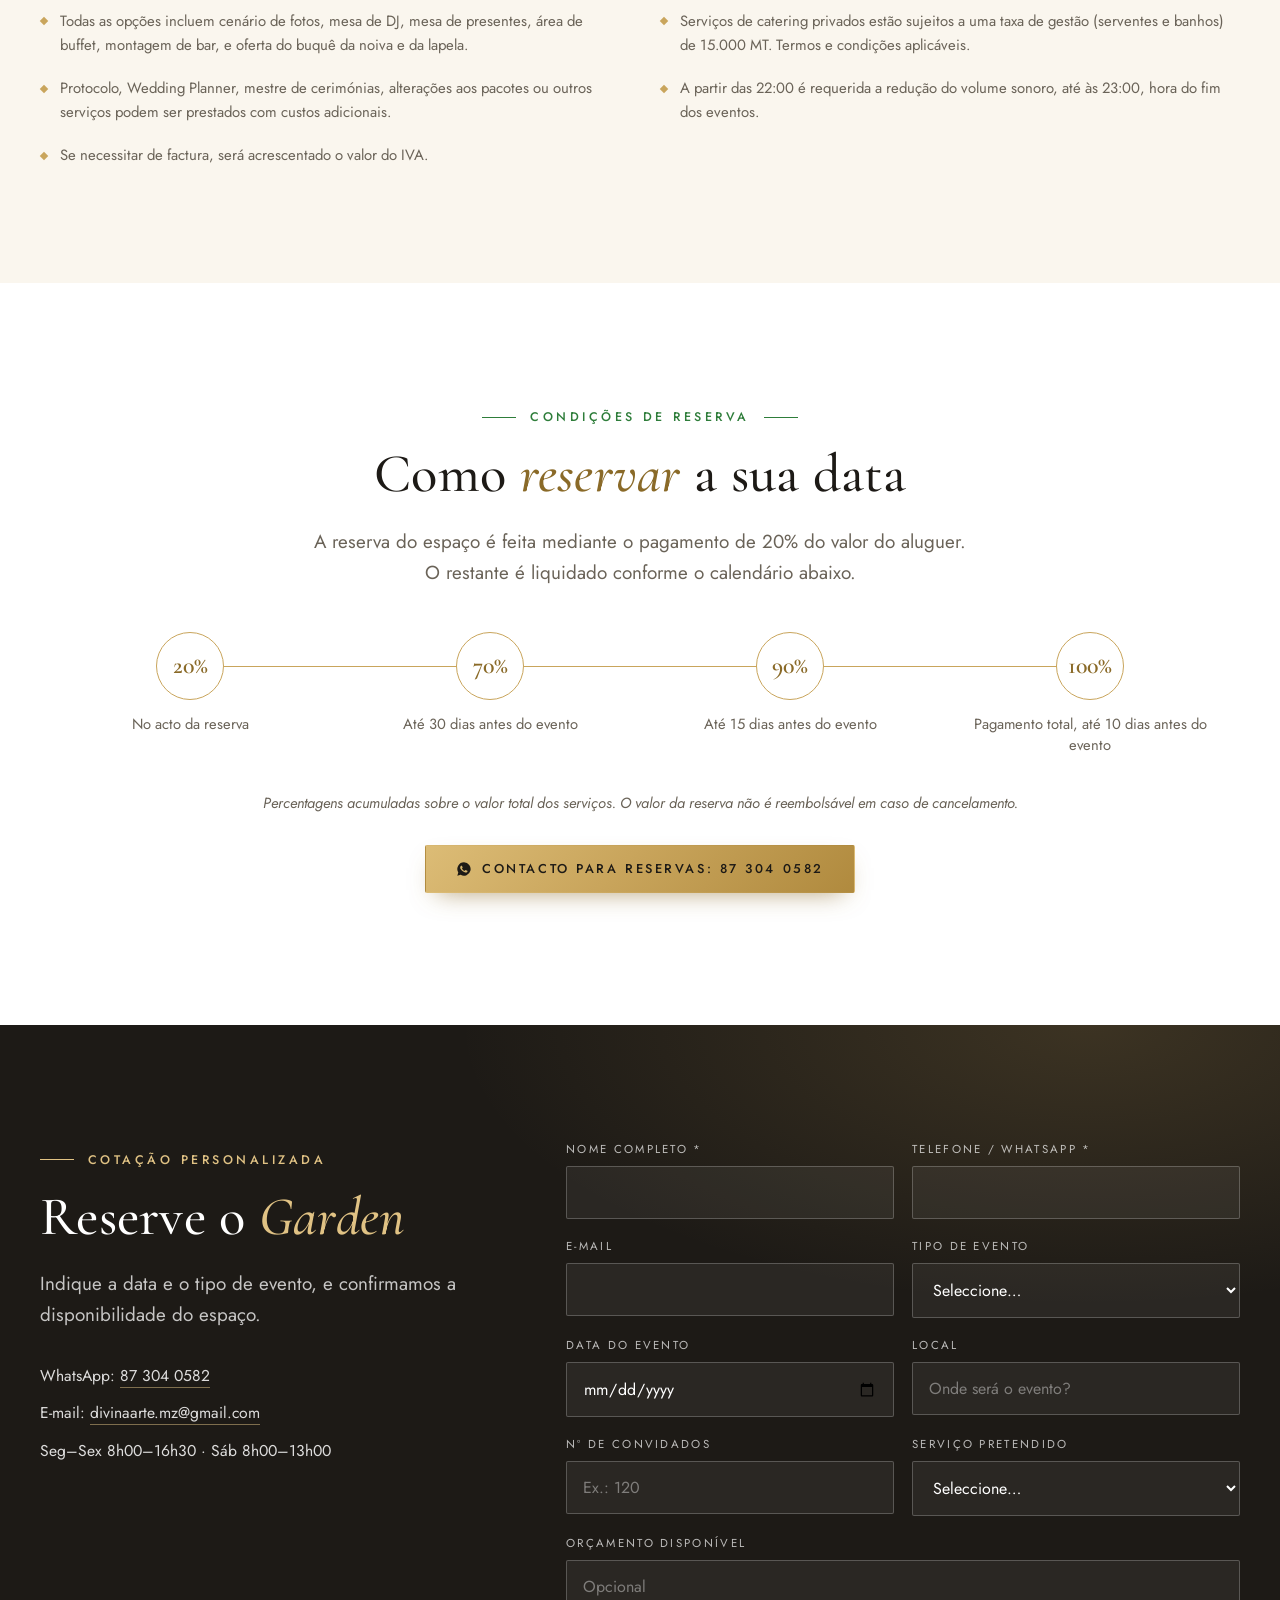
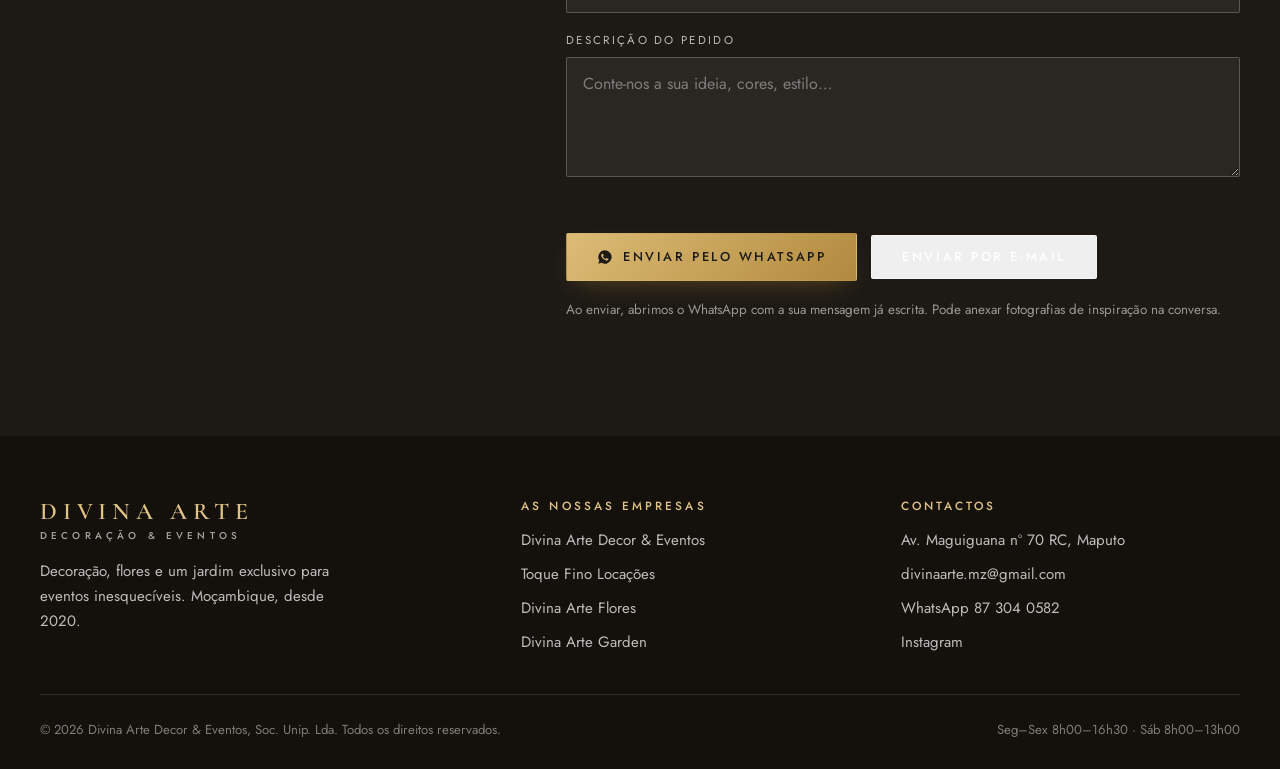
<file: garden.html>
<!DOCTYPE html>
<html lang="pt">
<head>
<meta charset="utf-8">
<meta name="viewport" content="width=device-width, initial-scale=1">
<title>Divina Arte Garden — Espaço para eventos na Matola-Rio</title>
<meta name="description" content="Espaço para eventos até 200 pessoas na Matola-Rio: Pátio Serenidade, Jardim Éden e Salão Divina Garden. Reserve a sua data.">
<meta property="og:title" content="Divina Arte Garden — Espaço para eventos na Matola-Rio">
<meta property="og:description" content="Espaço para eventos até 200 pessoas na Matola-Rio: Pátio Serenidade, Jardim Éden e Salão Divina Garden. Reserve a sua data.">
<meta property="og:image" content="assets/img/p103.jpg">
<meta name="theme-color" content="#c9a55c">
<link rel="preconnect" href="https://fonts.googleapis.com">
<link rel="preconnect" href="https://fonts.gstatic.com" crossorigin>
<link href="https://fonts.googleapis.com/css2?family=Cormorant+Garamond:ital,wght@0,400;0,500;0,600;1,400;1,500&family=Jost:wght@300;400;500&display=swap" rel="stylesheet">
<link rel="stylesheet" href="assets/css/style.css">
<script>document.documentElement.className='js'</script>
</head>
<body data-brand="garden">
<a class="skip" href="#main">Saltar para o conteúdo</a>
<header class="site-header">
  <div class="wrap bar">
    <a class="brand" href="index.html" aria-label="Divina Arte — início"><b>Divina Arte</b><small>Garden</small></a>
    <button class="menu-btn" aria-label="Abrir menu" aria-expanded="false"><span></span></button>
    <nav class="nav" aria-label="Principal"><a href="index.html">← Grupo</a><a href="#espacos">Espaços</a><a href="#pacotes">Pacotes</a><a href="#galeria">Galeria</a><a class="btn btn-gold" href="#cotacao">Reservar</a></nav>
  </div>
</header>
<main id="main">
<section class="hero short">
  <div class="slides"><img src="assets/img/p103.jpg" alt="" class="on"><img src="assets/img/p104.jpg" alt="" loading="lazy"><img src="assets/img/p105.jpg" alt="" loading="lazy"><img src="assets/img/p122.jpg" alt="" loading="lazy"></div>
  <div class="wrap">
    <span class="eyebrow">Divina Arte · Garden</span>
    <h1>O cenário perfeito para o seu <em>grande dia</em></h1>
    <p class="lead">Um espaço elegante, com jardins e salão, para casamentos, aniversários e eventos até 200 pessoas.</p>
    <div class="actions"><a class="btn btn-gold btn-wa" href="https://wa.me/258873040582" target="_blank" rel="noopener">Reservar a data</a><a class="btn btn-white" href="#espacos">Conhecer os espaços</a></div>
  </div>
  <span class="scroll-cue"></span>
</section>
<section id="espacos">
  <div class="wrap">
    <div class="center reveal">
      <span class="eyebrow">Os espaços</span>
      <h2>Três ambientes, <em>uma só elegância</em></h2>
      <p class="lead">Rua da Mozal, paragem cruzamento de Djubs, Matola-Rio. Capacidade máxima de 200 pessoas.</p>
    </div>
    <div class="spaces">
      <div class="space reveal"><div class="num">50<small>pessoas</small></div><h3>Pátio Serenidade</h3><p>Ideal para encontros íntimos e celebrações mais reservadas.</p></div>
      <div class="space reveal d1"><div class="num">100<small>pessoas</small></div><h3>Jardim Éden</h3><p>Um jardim exclusivo para cerimónias e festas ao ar livre.</p></div>
      <div class="space reveal d2"><div class="num">200<small>pessoas</small></div><h3>Salão Divina Garden</h3><p>O nosso espaço maior, para grandes celebrações e eventos corporativos.</p></div>
    </div>
    <div class="eventlist reveal center" style="margin-top:54px"><h4>Eventos que acolhemos</h4><ul class="chips" style="justify-content:center"><li>Casamentos</li><li>Aniversários</li><li>Batizados</li><li>Chás</li><li>Formaturas</li><li>Eventos corporativos</li><li>Conferências</li><li>Workshops</li><li>Lançamentos</li><li>Cocktails</li><li>Jantares</li><li>Festas temáticas</li></ul></div>
    <div class="amen reveal">
      <div><h4>Mobiliário</h4><ul><li>Mesas</li><li>Cadeiras</li><li>Mesas de cocktail</li><li>Sofás (lounges)</li><li>Bancos</li><li>Mesas de apoio</li></ul></div>
      <div><h4>Equipamentos</h4><ul><li>Sistema de som</li><li>Iluminação</li><li>Gerador</li><li>Ar condicionado</li><li>Microfones</li><li>Projetor</li></ul></div>
      <div><h4>Comodidades</h4><ul><li>Estacionamento interno: 20–25 carros</li><li>Segurança</li><li>Cozinha de apoio</li><li>2 casas de banho</li></ul></div>
    </div>
  </div>
</section>
<section id="galeria" class="alt">
  <div class="wrap">
    <div class="center reveal"><span class="eyebrow">Galeria</span><h2>Conheça o <em>Garden</em></h2></div>
    <div style="margin-top:40px"><div class="gallery">
<figure data-c="g"><button data-full="assets/img/p103.jpg" aria-label="Ampliar foto"><img src="assets/img/t/p103.jpg" alt="Espaço Divina Arte Garden" loading="lazy" decoding="async"></button></figure>
<figure data-c="g"><button data-full="assets/img/p104.jpg" aria-label="Ampliar foto"><img src="assets/img/t/p104.jpg" alt="Espaço Divina Arte Garden" loading="lazy" decoding="async"></button></figure>
<figure data-c="g"><button data-full="assets/img/p105.jpg" aria-label="Ampliar foto"><img src="assets/img/t/p105.jpg" alt="Espaço Divina Arte Garden" loading="lazy" decoding="async"></button></figure>
<figure data-c="g"><button data-full="assets/img/p122.jpg" aria-label="Ampliar foto"><img src="assets/img/t/p122.jpg" alt="Espaço Divina Arte Garden" loading="lazy" decoding="async"></button></figure>
<figure data-c="g"><button data-full="assets/img/p123.jpg" aria-label="Ampliar foto"><img src="assets/img/t/p123.jpg" alt="Espaço Divina Arte Garden" loading="lazy" decoding="async"></button></figure>
<figure data-c="g"><button data-full="assets/img/p106.jpg" aria-label="Ampliar foto"><img src="assets/img/t/p106.jpg" alt="Espaço Divina Arte Garden" loading="lazy" decoding="async"></button></figure>
<figure data-c="g"><button data-full="assets/img/p107.jpg" aria-label="Ampliar foto"><img src="assets/img/t/p107.jpg" alt="Espaço Divina Arte Garden" loading="lazy" decoding="async"></button></figure>
<figure data-c="g"><button data-full="assets/img/p108.jpg" aria-label="Ampliar foto"><img src="assets/img/t/p108.jpg" alt="Espaço Divina Arte Garden" loading="lazy" decoding="async"></button></figure>
<figure data-c="g"><button data-full="assets/img/p110.jpg" aria-label="Ampliar foto"><img src="assets/img/t/p110.jpg" alt="Espaço Divina Arte Garden" loading="lazy" decoding="async"></button></figure>
<figure data-c="g"><button data-full="assets/img/p114.jpg" aria-label="Ampliar foto"><img src="assets/img/t/p114.jpg" alt="Espaço Divina Arte Garden" loading="lazy" decoding="async"></button></figure>
<figure data-c="g"><button data-full="assets/img/p009.jpg" aria-label="Ampliar foto"><img src="assets/img/t/p009.jpg" alt="Espaço Divina Arte Garden" loading="lazy" decoding="async"></button></figure>
<figure data-c="g"><button data-full="assets/img/p010.jpg" aria-label="Ampliar foto"><img src="assets/img/t/p010.jpg" alt="Espaço Divina Arte Garden" loading="lazy" decoding="async"></button></figure>
<figure data-c="g"><button data-full="assets/img/p119.jpg" aria-label="Ampliar foto"><img src="assets/img/t/p119.jpg" alt="Espaço Divina Arte Garden" loading="lazy" decoding="async"></button></figure>
<figure data-c="g"><button data-full="assets/img/p120.jpg" aria-label="Ampliar foto"><img src="assets/img/t/p120.jpg" alt="Espaço Divina Arte Garden" loading="lazy" decoding="async"></button></figure>
<figure data-c="g"><button data-full="assets/img/p121.jpg" aria-label="Ampliar foto"><img src="assets/img/t/p121.jpg" alt="Espaço Divina Arte Garden" loading="lazy" decoding="async"></button></figure>
<figure data-c="g"><button data-full="assets/img/p115.jpg" aria-label="Ampliar foto"><img src="assets/img/t/p115.jpg" alt="Espaço Divina Arte Garden" loading="lazy" decoding="async"></button></figure>
<figure data-c="g"><button data-full="assets/img/p116.jpg" aria-label="Ampliar foto"><img src="assets/img/t/p116.jpg" alt="Espaço Divina Arte Garden" loading="lazy" decoding="async"></button></figure>
<figure data-c="g"><button data-full="assets/img/p118.jpg" aria-label="Ampliar foto"><img src="assets/img/t/p118.jpg" alt="Espaço Divina Arte Garden" loading="lazy" decoding="async"></button></figure>
</div>
</div>
  </div>
</section>
<section id="pacotes" class="alt">
  <div class="wrap">
    <div class="center reveal">
      <span class="eyebrow">Pacotes de casamento premium</span>
      <h2>O seu casamento, <em>do civil ao copo d’água</em></h2>
      <p class="lead">Cinco pacotes com espaço, decoração e, nos mais completos, catering e animação. Todos para um mínimo de 100 pessoas.</p>
      <p class="swipe" style="margin-top:14px">Deslize para ver os pacotes &#8594;</p>
    </div>
    <div class="rail-wrap"><div class="rail-nav"><button data-dir="-1" aria-label="Anterior">&#8249;</button><button data-dir="1" aria-label="Seguinte">&#8250;</button></div><div class="rail"><article class="pkg"><div class="ph"><img src="assets/img/pk1.jpg" alt="Pacote Bolingo" loading="lazy"></div><div class="b"><h3>Bolingo</h3><div class="price">2.000 MT<small>por pessoa · mínimo 100 pessoas</small></div><ul><li>Decoração simples e elegante</li><li>Flores artificiais nas estruturas e naturais nas mesas dos convidados</li><li>Civil com estrutura principal, mesa de assinatura e passarela branca 10 m × 1,20 m</li><li>Iniciais dos noivos em vinil</li><li>35 lugares para o civil</li><li>Mesa de honra e cenário de fotos</li></ul><a class="btn btn-gold btn-wa" href="https://wa.me/258873040582?text=Ol%C3%A1%21+Tenho+interesse+no+pacote+de+casamento+Bolingo+%282.000+MT+por+pessoa%29." target="_blank" rel="noopener">Pedir este pacote</a></div></article><article class="pkg"><div class="ph"><img src="assets/img/pk2.jpg" alt="Pacote Uthando" loading="lazy"></div><div class="b"><h3>Uthando</h3><div class="price">2.500 MT<small>por pessoa · mínimo 100 pessoas</small></div><ul><li>Decoração simples e elegante com flores naturais minimalistas</li><li>Mesas com toalha ou em vinil</li><li>Loiça completa em branco com detalhes elegantes</li><li>Cadeiras brancas, transparentes ou rústicas</li><li>Civil com backdrop, passarela e mesa de assinatura</li><li>40 lugares para convidados</li></ul><a class="btn btn-gold btn-wa" href="https://wa.me/258873040582?text=Ol%C3%A1%21+Tenho+interesse+no+pacote+de+casamento+Uthando+%282.500+MT+por+pessoa%29." target="_blank" rel="noopener">Pedir este pacote</a></div></article><article class="pkg"><span class="badge">Oferta: buquê e lapela</span><div class="ph"><img src="assets/img/pk3.jpg" alt="Pacote Mupenzi" loading="lazy"></div><div class="b"><h3>Mupenzi</h3><div class="price">3.000 MT<small>por pessoa · mínimo 100 pessoas</small></div><ul><li>Decoração elegante do civil e do copo d’água</li><li>Mesas espelhadas, arranjos florais naturais em vasos e velas</li><li>Loiça completa trabalhada e cadeiras medalhão ou transparentes</li><li>Mesa de honra com backdrop de 6 m em estrado</li><li>Cadeiras para 50 convidados no civil</li><li>Buquê da noiva e lapela do noivo oferecidos</li></ul><a class="btn btn-gold btn-wa" href="https://wa.me/258873040582?text=Ol%C3%A1%21+Tenho+interesse+no+pacote+de+casamento+Mupenzi+%283.000+MT+por+pessoa%29." target="_blank" rel="noopener">Pedir este pacote</a></div></article><article class="pkg"><span class="badge">Inclui catering</span><div class="ph"><img src="assets/img/pk4.jpg" alt="Pacote Urukundo" loading="lazy"></div><div class="b"><h3>Urukundo</h3><div class="price">5.000 MT<small>por pessoa · mínimo 100 pessoas</small></div><ul><li>Decoração luxuosa com mesas espelhadas ou de vidro</li><li>Flores naturais diversificadas em vasos</li><li>Loiça de luxo e taças de cristal</li><li>Iluminação com candeeiros LED</li><li>Passarela branca de 10 m com flores mistas</li><li>Catering Menu Divino Manjar, com buquê e lapela de cortesia</li></ul><a class="btn btn-gold btn-wa" href="https://wa.me/258873040582?text=Ol%C3%A1%21+Tenho+interesse+no+pacote+de+casamento+Urukundo+%285.000+MT+por+pessoa%29." target="_blank" rel="noopener">Pedir este pacote</a></div></article><article class="pkg"><span class="badge">Pacote completo</span><div class="ph"><img src="assets/img/pk5.jpg" alt="Pacote Lirandzo" loading="lazy"></div><div class="b"><h3>Lirandzo</h3><div class="price">7.500 MT<small>por pessoa · mínimo 100 pessoas</small></div><ul><li>Decoração de luxo com flores naturais e cadeiras almofadadas</li><li>Catering Menu Divino Manjar</li><li>MC e DJ Damost</li><li>Bolo de 2 andares (oferta)</li><li>Carro decorado para os noivos (oferta)</li><li>Buquê e lapela (oferta)</li></ul><a class="btn btn-gold btn-wa" href="https://wa.me/258873040582?text=Ol%C3%A1%21+Tenho+interesse+no+pacote+de+casamento+Lirandzo+%287.500+MT+por+pessoa%29." target="_blank" rel="noopener">Pedir este pacote</a></div></article></div></div>
    <div class="notes reveal">
      <h4>Notas importantes</h4>
      <p>Todas as opções incluem cenário de fotos, mesa de DJ, mesa de presentes, área de buffet, montagem de bar, e oferta do buquê da noiva e da lapela.</p>
      <p>Serviços de catering privados estão sujeitos a uma taxa de gestão (serventes e banhos) de 15.000 MT. Termos e condições aplicáveis.</p>
      <p>Protocolo, Wedding Planner, mestre de cerimónias, alterações aos pacotes ou outros serviços podem ser prestados com custos adicionais.</p>
      <p>A partir das 22:00 é requerida a redução do volume sonoro, até às 23:00, hora do fim dos eventos.</p>
      <p>Se necessitar de factura, será acrescentado o valor do IVA.</p>
    </div>
  </div>
</section>
<section id="reservas">
  <div class="wrap">
    <div class="center reveal">
      <span class="eyebrow">Condições de reserva</span>
      <h2>Como <em>reservar</em> a sua data</h2>
      <p class="lead">A reserva do espaço é feita mediante o pagamento de 20% do valor do aluguer. O restante é liquidado conforme o calendário abaixo.</p>
    </div>
    <div class="timeline reveal">
      <div><b>20%</b><span>No acto da reserva</span></div>
      <div><b>70%</b><span>Até 30 dias antes do evento</span></div>
      <div><b>90%</b><span>Até 15 dias antes do evento</span></div>
      <div><b>100%</b><span>Pagamento total, até 10 dias antes do evento</span></div>
    </div>
    <p class="note">Percentagens acumuladas sobre o valor total dos serviços. O valor da reserva não é reembolsável em caso de cancelamento.</p>
    <p class="center" style="margin-top:30px"><a class="btn btn-gold btn-wa" href="https://wa.me/258873040582" target="_blank" rel="noopener">Contacto para reservas: 87 304 0582</a></p>
  </div>
</section>
<section class="quote" id="cotacao">
  <div class="wrap">
    <div class="reveal">
      <span class="eyebrow">Cotação personalizada</span>
      <h2>Reserve o <em>Garden</em></h2>
      <p class="lead">Indique a data e o tipo de evento, e confirmamos a disponibilidade do espaço.</p>
      <div class="info">
        <span>WhatsApp: <a href="https://wa.me/258873040582" target="_blank" rel="noopener">87 304 0582</a></span>
        <span>E-mail: <a href="mailto:divinaarte.mz@gmail.com">divinaarte.mz@gmail.com</a></span>
        <span>Seg–Sex 8h00–16h30 · Sáb 8h00–13h00</span>
      </div>
    </div>
    <form class="q reveal d1" data-wa="258873040582" data-mail="divinaarte.mz@gmail.com" data-company="Divina Arte Garden" novalidate>
      <div class="f"><label for="nome">Nome completo *</label><input id="nome" name="nome" autocomplete="name" required></div>
      <div class="f"><label for="telefone">Telefone / WhatsApp *</label><input id="telefone" name="telefone" type="tel" autocomplete="tel" required></div>
      <div class="f"><label for="email">E-mail</label><input id="email" name="email" type="email" autocomplete="email"></div>
      <div class="f"><label for="evento">Tipo de evento</label><select id="evento" name="evento"><option value="">Seleccione…</option><option>Casamentos</option><option>Aniversários</option><option>Batizados</option><option>Chás</option><option>Formaturas</option><option>Eventos corporativos</option><option>Conferências</option><option>Workshops</option><option>Lançamentos</option><option>Cocktails</option><option>Jantares</option><option>Festas temáticas</option></select></div>
      <div class="f"><label for="data">Data do evento</label><input id="data" name="data" type="date"></div>
      <div class="f"><label for="local">Local</label><input id="local" name="local" placeholder="Onde será o evento?"></div>
      <div class="f"><label for="convidados">Nº de convidados</label><input id="convidados" name="convidados" inputmode="numeric" placeholder="Ex.: 120"></div>
      <div class="f"><label for="servico">Serviço pretendido</label><select id="servico" name="servico"><option value="">Seleccione…</option><option>Pátio Serenidade (até 50)</option><option>Jardim Éden (até 100)</option><option>Salão Divina Garden (até 200)</option><option>Ainda não sei — preciso de aconselhamento</option></select></div>
      <div class="f full"><label for="orcamento">Orçamento disponível</label><input id="orcamento" name="orcamento" placeholder="Opcional"></div>
      <div class="f full"><label for="descricao">Descrição do pedido</label><textarea id="descricao" name="descricao" placeholder="Conte-nos a sua ideia, cores, estilo…"></textarea></div>
      <p class="err" role="alert"></p>
      <div class="actions">
        <button class="btn btn-gold btn-wa" type="submit">Enviar pelo WhatsApp</button>
        <button class="btn btn-mail" type="button">Enviar por e-mail</button>
      </div>
      <p class="hint">Ao enviar, abrimos o WhatsApp com a sua mensagem já escrita. Pode anexar fotografias de inspiração na conversa.</p>
    </form>
  </div>
</section>
</main>
<div class="lightbox" role="dialog" aria-modal="true" aria-label="Galeria">
  <button class="x" aria-label="Fechar">&times;</button>
  <button class="pv" aria-label="Anterior">&#8249;</button>
  <img alt="">
  <button class="nx" aria-label="Seguinte">&#8250;</button>
  <div class="cnt"></div>
</div>
<footer class="site-footer">
  <div class="wrap">
    <div class="top">
      <div>
        <a class="brand" href="index.html"><b>Divina Arte</b><small>Decoração &amp; Eventos</small></a>
        <p style="margin-top:18px;max-width:36ch">Decoração, flores e um jardim exclusivo para eventos inesquecíveis. Moçambique, desde 2020.</p>
      </div>
      <div>
        <h4>As nossas empresas</h4>
        <ul>
          <li><a href="decor.html">Divina Arte Decor &amp; Eventos</a></li>
          <li><a href="decor.html#locacoes">Toque Fino Locações</a></li>
          <li><a href="flores.html">Divina Arte Flores</a></li>
          <li><a href="garden.html">Divina Arte Garden</a></li>
        </ul>
      </div>
      <div>
        <h4>Contactos</h4>
        <ul>
          <li>Av. Maguiguana nº 70 RC, Maputo</li>
          <li><a href="mailto:divinaarte.mz@gmail.com">divinaarte.mz@gmail.com</a></li>
          <li><a href="https://wa.me/258873040582" target="_blank" rel="noopener">WhatsApp 87 304 0582</a></li>
          <li><a href="https://www.instagram.com/divina_arte_mz" target="_blank" rel="noopener">Instagram</a></li>
        </ul>
      </div>
    </div>
    <div class="bottom"><span>© <span id="year">2026</span> Divina Arte Decor &amp; Eventos, Soc. Unip. Lda. Todos os direitos reservados.</span><span>Seg–Sex 8h00–16h30 · Sáb 8h00–13h00</span></div>
  </div>
</footer>
<a class="wa-float" href="https://wa.me/258873040582" target="_blank" rel="noopener" aria-label="Falar no WhatsApp"><svg viewBox="0 0 24 24" aria-hidden="true"><path d="M12 2a10 10 0 0 0-8.6 15.1L2 22l5-1.3A10 10 0 1 0 12 2zm5.2 14.1c-.2.6-1.3 1.2-1.8 1.2-.5.1-1 .2-3.3-.7-2.8-1.1-4.5-3.9-4.7-4.1-.1-.2-1.1-1.5-1.1-2.8s.7-2 1-2.3c.2-.3.5-.3.7-.3h.5c.2 0 .4 0 .6.5l.8 2c.1.2.1.4 0 .5l-.3.5-.4.4c-.1.2-.3.3-.1.6.2.3.7 1.2 1.5 1.9 1 .9 1.8 1.2 2.1 1.3.3.1.4.1.6-.1l.8-1c.2-.3.4-.2.6-.1l1.9.9c.3.1.5.2.5.3.1.2.1.7-.1 1.3z"/></svg></a>
<nav class="tabbar" aria-label="Navegação rápida"><a href="index.html"><svg viewBox="0 0 24 24"><path d="M3 11l9-8 9 8v10h-6v-6H9v6H3z"/></svg>Início</a><a href="index.html#empresas"><svg viewBox="0 0 24 24"><rect x="4" y="4" width="7" height="7"/><rect x="13" y="4" width="7" height="7"/><rect x="4" y="13" width="7" height="7"/><rect x="13" y="13" width="7" height="7"/></svg>Empresas</a><a href="#cotacao"><svg viewBox="0 0 24 24"><path d="M4 5h16v11H8l-4 4z"/></svg>Cotação</a><a class="wa" href="https://wa.me/258873040582" target="_blank" rel="noopener"><svg viewBox="0 0 24 24" aria-hidden="true"><path d="M12 2a10 10 0 0 0-8.6 15.1L2 22l5-1.3A10 10 0 1 0 12 2zm5.2 14.1c-.2.6-1.3 1.2-1.8 1.2-.5.1-1 .2-3.3-.7-2.8-1.1-4.5-3.9-4.7-4.1-.1-.2-1.1-1.5-1.1-2.8s.7-2 1-2.3c.2-.3.5-.3.7-.3h.5c.2 0 .4 0 .6.5l.8 2c.1.2.1.4 0 .5l-.3.5-.4.4c-.1.2-.3.3-.1.6.2.3.7 1.2 1.5 1.9 1 .9 1.8 1.2 2.1 1.3.3.1.4.1.6-.1l.8-1c.2-.3.4-.2.6-.1l1.9.9c.3.1.5.2.5.3.1.2.1.7-.1 1.3z"/></svg> WhatsApp</a></nav>
<script src="assets/js/main.js"></script>
</body>
</html>
</file>
<file: assets/css/style.css>
/* ============================================================
   Divina Arte — Grupo de empresas
   Branco + dourado. Cormorant Garamond (títulos) + Jost (texto)
   ============================================================ */
:root{
  --bg:#ffffff;
  --ivory:#faf6ee;
  --sand:#f1e9d8;
  --ink:#1d1a16;
  --muted:#6a6358;
  --line:#e8dfcc;
  --gold:#c9a55c;
  --gold-deep:#8a6a28;
  --gold-grad:linear-gradient(135deg,#dcbc76 0%,#c9a55c 45%,#b08a3e 100%);
  --accent:var(--gold-deep);
  --radius:4px;
  --shadow:0 18px 50px -20px rgba(60,44,12,.35);
  --serif:"Cormorant Garamond","Cormorant",Georgia,"Times New Roman",serif;
  --sans:"Jost","Helvetica Neue",Arial,sans-serif;
  --wrap:1200px;
}
body[data-brand="flores"]{--accent:#a41e5b}
body[data-brand="garden"]{--accent:#2e7d3a}

*,*::before,*::after{box-sizing:border-box}
html{scroll-behavior:smooth;-webkit-text-size-adjust:100%}
body{margin:0;background:var(--bg);color:var(--ink);font-family:var(--sans);font-weight:400;font-size:17px;line-height:1.65;-webkit-font-smoothing:antialiased}
img{max-width:100%;display:block}
a{color:inherit;text-decoration:none}
h1,h2,h3,h4{font-family:var(--serif);font-weight:500;line-height:1.08;margin:0 0 .4em;letter-spacing:.005em}
h1{font-size:clamp(2.7rem,7.2vw,5.6rem)}
h2{font-size:clamp(2.1rem,4.6vw,3.4rem)}
h3{font-size:1.65rem}
p{margin:0 0 1em}
em{font-style:italic;color:var(--gold-deep)}
.wrap{width:min(var(--wrap),100% - 40px);margin-inline:auto}
.eyebrow{display:inline-flex;align-items:center;gap:14px;font-size:.78rem;font-weight:500;letter-spacing:.28em;text-transform:uppercase;color:var(--accent);margin-bottom:1.1rem}
.eyebrow::before{content:"";width:34px;height:1px;background:currentColor}
.lead{font-size:1.18rem;color:var(--muted);max-width:60ch}
.center{text-align:center}
.center .eyebrow{justify-content:center}
.center .eyebrow::after{content:"";width:34px;height:1px;background:currentColor}
.center .lead{margin-inline:auto}
section{padding:clamp(64px,9vw,120px) 0}
.alt{background:var(--ivory)}
.skip{position:absolute;left:-999px}
.skip:focus{left:12px;top:12px;background:#fff;padding:8px 14px;z-index:100}
:focus-visible{outline:2px solid var(--gold-deep);outline-offset:3px}

/* ---------- Buttons ---------- */
.btn{display:inline-flex;align-items:center;justify-content:center;gap:10px;padding:15px 30px;border:1px solid transparent;border-radius:2px;font:500 .8rem/1 var(--sans);letter-spacing:.2em;text-transform:uppercase;cursor:pointer;transition:transform .25s,box-shadow .25s,background .25s,color .25s,border-color .25s}
.btn-gold{background:var(--gold-grad);color:var(--ink);box-shadow:0 10px 26px -12px rgba(138,106,40,.7)}
.btn-gold:hover{transform:translateY(-2px);box-shadow:0 16px 30px -12px rgba(138,106,40,.8)}
.btn-line{border-color:currentColor;color:var(--ink)}
.btn-line:hover{background:var(--ink);color:#fff;border-color:var(--ink)}
.btn-white{border-color:rgba(255,255,255,.75);color:#fff}
.btn-white:hover{background:#fff;color:var(--ink)}
.btn-wa::before{content:"";width:16px;height:16px;background:currentColor;-webkit-mask:var(--wa) center/contain no-repeat;mask:var(--wa) center/contain no-repeat}
:root{--wa:url("data:image/svg+xml;utf8,<svg xmlns='http://www.w3.org/2000/svg' viewBox='0 0 24 24'><path d='M12 2a10 10 0 0 0-8.6 15.1L2 22l5-1.3A10 10 0 1 0 12 2zm5.2 14.1c-.2.6-1.3 1.2-1.8 1.2-.5.1-1 .2-3.3-.7-2.8-1.1-4.5-3.9-4.7-4.1-.1-.2-1.1-1.5-1.1-2.8s.7-2 1-2.3c.2-.3.5-.3.7-.3h.5c.2 0 .4 0 .6.5l.8 2c.1.2.1.4 0 .5l-.3.5-.4.4c-.1.2-.3.3-.1.6.2.3.7 1.2 1.5 1.9 1 .9 1.8 1.2 2.1 1.3.3.1.4.1.6-.1l.8-1c.2-.3.4-.2.6-.1l1.9.9c.3.1.5.2.5.3.1.2.1.7-.1 1.3z'/></svg>")}

/* ---------- Header ---------- */
.site-header{position:fixed;inset:0 0 auto 0;z-index:50;transition:background .35s,box-shadow .35s,color .35s;color:#fff}
.site-header .bar{display:flex;align-items:center;justify-content:space-between;height:78px}
.site-header::before{content:"";position:absolute;inset:0;z-index:-1;background:rgba(255,255,255,.94);backdrop-filter:blur(10px);-webkit-backdrop-filter:blur(10px);box-shadow:0 1px 0 var(--line);opacity:0;transition:opacity .35s}
.site-header.solid{color:var(--ink)}
.site-header.solid::before{opacity:1}
.brand{display:flex;flex-direction:column;line-height:1;font-family:var(--serif)}
.brand b{font-weight:600;font-size:1.65rem;letter-spacing:.24em;text-transform:uppercase}
.brand small{font:500 .62rem/1 var(--sans);letter-spacing:.42em;text-transform:uppercase;margin-top:7px;opacity:.85}
.site-header.solid .brand b{color:var(--gold-deep)}
.nav{display:flex;align-items:center;gap:34px}
.nav a{font-size:.78rem;font-weight:500;letter-spacing:.2em;text-transform:uppercase;position:relative;padding:6px 0}
.nav a:not(.btn)::after{content:"";position:absolute;left:0;bottom:0;width:0;height:1px;background:currentColor;transition:width .3s}
.nav a:not(.btn):hover::after{width:100%}
.nav .btn{padding:12px 22px;font-size:.72rem}
.menu-btn{display:none;width:44px;height:44px;background:none;border:0;color:inherit;cursor:pointer;position:relative}
.menu-btn span,.menu-btn::before,.menu-btn::after{content:"";position:absolute;left:11px;right:11px;height:1.5px;background:currentColor;transition:transform .3s,opacity .3s}
.menu-btn::before{top:15px}.menu-btn span{top:21px}.menu-btn::after{top:27px}
.menu-open .menu-btn::before{transform:translateY(6px) rotate(45deg)}
.menu-open .menu-btn span{opacity:0}
.menu-open .menu-btn::after{transform:translateY(-6px) rotate(-45deg)}

/* ---------- Hero ---------- */
.hero{position:relative;min-height:100svh;display:flex;align-items:center;color:#fff;overflow:hidden;padding:130px 0 90px;background:#2a241b}
.hero.short{min-height:78svh}
.hero .slides,.hero .slides img{position:absolute;inset:0;width:100%;height:100%}
.hero .slides img{object-fit:cover;opacity:0;transform:scale(1.06);transition:opacity 1.8s ease,transform 9s ease-out}
.hero .slides img.on{opacity:1;transform:scale(1)}
.hero::after{content:"";position:absolute;inset:0;background:linear-gradient(180deg,rgba(18,14,8,.55) 0%,rgba(18,14,8,.25) 38%,rgba(18,14,8,.72) 100%)}
.hero .wrap{position:relative;z-index:2}
.hero .eyebrow{color:#e8cf95}
.hero h1{max-width:15ch;text-shadow:0 2px 30px rgba(0,0,0,.35)}
.hero h1 em{color:#e8cf95}
.hero p.lead{color:rgba(255,255,255,.9);margin:1.2rem 0 2.2rem;max-width:52ch}
.hero .actions{display:flex;flex-wrap:wrap;gap:14px}
.scroll-cue{position:absolute;left:50%;bottom:26px;z-index:2;transform:translateX(-50%);width:1px;height:54px;background:linear-gradient(#fff,transparent);animation:cue 2.2s infinite}
@keyframes cue{0%{opacity:0;transform:translate(-50%,-10px)}50%{opacity:1}100%{opacity:0;transform:translate(-50%,10px)}}

/* ---------- Hub: company cards ---------- */
.companies{display:grid;grid-template-columns:repeat(3,1fr);gap:28px;margin-top:56px}
.co-card{display:flex;flex-direction:column;background:#fff;border:1px solid var(--line);transition:transform .45s,box-shadow .45s;position:relative}
.co-card:hover{transform:translateY(-8px);box-shadow:var(--shadow)}
.co-card .ph{aspect-ratio:4/4.3;overflow:hidden;position:relative}
.co-card .ph img{width:100%;height:100%;object-fit:cover;transition:transform 1.2s}
.co-card:hover .ph img{transform:scale(1.07)}
.co-card .ph::after{content:"";position:absolute;inset:auto 0 0 0;height:40%;background:linear-gradient(transparent,rgba(0,0,0,.28))}
.co-card .tag{position:absolute;top:16px;left:16px;z-index:2;background:#fff;color:var(--ink);font-size:.66rem;font-weight:500;letter-spacing:.24em;text-transform:uppercase;padding:7px 12px}
.co-card .body{padding:0 28px 30px;text-align:center;display:flex;flex-direction:column;align-items:center;flex:1}
.co-card .logo{height:120px;width:auto;margin:-60px 0 10px;position:relative;z-index:2;background:#fff;border-radius:50%;padding:0;aspect-ratio:1;object-fit:contain;box-shadow:0 8px 26px -10px rgba(0,0,0,.35);padding:16px}
.co-card h3{margin-top:6px}
.co-card p{color:var(--muted);font-size:.98rem;flex:1}
.co-card .go{margin-top:8px;font-size:.78rem;font-weight:500;letter-spacing:.22em;text-transform:uppercase;display:inline-flex;gap:12px;align-items:center;color:var(--accent);padding-bottom:6px;border-bottom:1px solid currentColor}
.co-card .go i{font-style:normal;transition:transform .3s}
.co-card:hover .go i{transform:translateX(6px)}
.co-card[data-brand="flores"]{--accent:#a41e5b}
.co-card[data-brand="garden"]{--accent:#2e7d3a}
.rental-band{margin-top:28px;display:flex;align-items:center;justify-content:space-between;gap:20px;flex-wrap:wrap;border:1px solid var(--line);padding:22px 28px;background:var(--ivory)}
.rental-band .t{display:flex;align-items:center;gap:18px}
.rental-band img{width:62px;height:62px;object-fit:contain;mix-blend-mode:multiply}
.rental-band b{font-family:var(--serif);font-size:1.4rem;font-weight:600;display:block;line-height:1.1}
.rental-band span{color:var(--muted);font-size:.95rem}

/* ---------- Split / about ---------- */
.split{display:grid;grid-template-columns:1fr 1fr;gap:clamp(32px,6vw,90px);align-items:center}
.split .photo{position:relative}
.split .photo img{width:100%;aspect-ratio:4/5;object-fit:cover}
.split .photo::before{content:"";position:absolute;inset:-16px 16px 16px -16px;border:1px solid var(--gold);z-index:-1}
.mv{display:grid;grid-template-columns:1fr 1fr;gap:26px;margin:1.6rem 0}
.mv h4{font:500 .74rem/1 var(--sans);letter-spacing:.24em;text-transform:uppercase;color:var(--accent);margin-bottom:.7rem}
.mv p{font-size:.98rem;color:var(--muted)}
.chips{display:flex;flex-wrap:wrap;gap:10px;padding:0;margin:0;list-style:none}
.chips li{border:1px solid var(--line);background:#fff;padding:8px 16px;font-size:.88rem;border-radius:100px}
.alt .chips li{background:#fff}
.diff{display:grid;grid-template-columns:repeat(3,1fr);gap:0;margin-top:48px;border-top:1px solid var(--line)}
.diff div{padding:30px 26px 30px 0;border-bottom:1px solid var(--line)}
.diff b{display:block;font-family:var(--serif);font-size:2.4rem;color:var(--gold);font-weight:500;line-height:1;margin-bottom:10px}
.diff span{font-size:1.02rem}

/* ---------- Feature cards (services/products) ---------- */
.cards{display:grid;grid-template-columns:repeat(3,1fr);gap:24px;margin-top:48px}
.card{border:1px solid var(--line);background:#fff;padding:34px 30px;position:relative;transition:transform .35s,box-shadow .35s,border-color .35s}
.card:hover{transform:translateY(-5px);box-shadow:var(--shadow);border-color:var(--gold)}
.card .n{font-family:var(--serif);font-size:3rem;line-height:1;color:var(--gold);display:block;margin-bottom:14px}
.card h3{font-size:1.5rem}
.card p{color:var(--muted);font-size:.98rem;margin:0}
.eventlist{margin-top:44px}
.eventlist h4{font:500 .76rem/1 var(--sans);letter-spacing:.26em;text-transform:uppercase;color:var(--accent);margin-bottom:16px}

/* ---------- Gallery ---------- */
.filters{display:flex;flex-wrap:wrap;justify-content:center;gap:10px;margin:36px 0 34px}
.filters button{font:500 .76rem/1 var(--sans);letter-spacing:.18em;text-transform:uppercase;border:1px solid var(--line);background:#fff;color:var(--ink);padding:13px 22px;cursor:pointer;border-radius:100px;transition:all .25s}
.filters button:hover{border-color:var(--gold)}
.filters button.on{background:var(--ink);border-color:var(--ink);color:#fff}
.gallery{column-count:3;column-gap:16px}
.gallery figure{margin:0 0 16px;break-inside:avoid;position:relative;overflow:hidden;cursor:zoom-in;background:var(--sand)}
.gallery figure[hidden]{display:none}
.gallery button{display:block;width:100%;padding:0;border:0;background:none;cursor:zoom-in}
.gallery img{width:100%;height:auto;transition:transform .9s,filter .4s}
.gallery figure:hover img{transform:scale(1.05)}
.gallery figure::after{content:"+";position:absolute;right:14px;bottom:14px;width:38px;height:38px;border-radius:50%;background:#fff;color:var(--ink);display:grid;place-items:center;font-size:1.3rem;line-height:1;opacity:0;transform:translateY(8px);transition:all .3s}
.gallery figure:hover::after{opacity:1;transform:none}
.lightbox{position:fixed;inset:0;z-index:200;background:rgba(14,11,7,.94);display:none;align-items:center;justify-content:center;padding:24px}
.lightbox.open{display:flex}
.lightbox img{max-height:88vh;max-width:min(92vw,1200px);object-fit:contain;box-shadow:0 30px 80px rgba(0,0,0,.6)}
.lightbox button{position:absolute;background:none;border:1px solid rgba(255,255,255,.35);color:#fff;width:50px;height:50px;border-radius:50%;font-size:1.5rem;cursor:pointer;display:grid;place-items:center;transition:background .25s}
.lightbox button:hover{background:rgba(255,255,255,.15)}
.lightbox .x{top:20px;right:20px}.lightbox .pv{left:20px;top:50%;transform:translateY(-50%)}.lightbox .nx{right:20px;top:50%;transform:translateY(-50%)}
.lightbox .cnt{position:absolute;bottom:20px;left:0;right:0;text-align:center;color:rgba(255,255,255,.7);font-size:.8rem;letter-spacing:.2em}

/* ---------- Rental (Toque Fino) ---------- */
.rental{display:grid;grid-template-columns:.9fr 1.1fr;gap:clamp(30px,6vw,80px);align-items:center}
.rental .logo-box{background:#fff;border:1px solid var(--line);padding:34px;display:grid;place-items:center}
.rental .logo-box img{width:min(260px,70%)}
.items{columns:2;column-gap:30px;padding:0;margin:1.4rem 0 0;list-style:none;font-size:.96rem}
.items li{break-inside:avoid;padding:9px 0 9px 22px;border-bottom:1px solid var(--line);position:relative}
.items li::before{content:"";position:absolute;left:2px;top:19px;width:7px;height:7px;background:var(--gold);transform:rotate(45deg)}
.strip{display:grid;grid-template-columns:repeat(3,1fr);gap:16px;margin-top:40px}
.strip img{width:100%;aspect-ratio:4/5;object-fit:cover}

/* ---------- Garden specifics ---------- */
.spaces{display:grid;grid-template-columns:repeat(3,1fr);gap:24px;margin-top:48px}
.space{border:1px solid var(--line);padding:38px 30px;text-align:center;background:#fff;position:relative;overflow:hidden}
.space::before{content:"";position:absolute;inset:0 0 auto 0;height:3px;background:var(--gold-grad)}
.space .num{font-family:var(--serif);font-size:5.2rem;line-height:1;color:var(--accent);font-weight:500}
.space .num small{font-size:1.1rem;letter-spacing:.2em;text-transform:uppercase;font-family:var(--sans);color:var(--muted);margin-left:6px}
.space h3{margin:10px 0 6px}
.space p{margin:0;color:var(--muted);font-size:.95rem}
.amen{display:grid;grid-template-columns:repeat(3,1fr);gap:34px;margin-top:56px}
.amen h4{font:500 .76rem/1 var(--sans);letter-spacing:.26em;text-transform:uppercase;color:var(--accent);margin-bottom:14px}
.amen ul{list-style:none;margin:0;padding:0}
.amen li{padding:8px 0 8px 20px;border-bottom:1px solid var(--line);position:relative;font-size:.97rem}
.amen li::before{content:"";position:absolute;left:1px;top:17px;width:6px;height:6px;background:var(--gold);transform:rotate(45deg)}
.timeline{display:grid;grid-template-columns:repeat(4,1fr);margin-top:44px;position:relative}
.timeline::before{content:"";position:absolute;left:12%;right:12%;top:34px;height:1px;background:var(--gold)}
.timeline div{text-align:center;padding:0 14px;position:relative}
.timeline b{display:grid;place-items:center;width:68px;height:68px;margin:0 auto 14px;border-radius:50%;background:#fff;border:1px solid var(--gold);font-family:var(--serif);font-size:1.5rem;font-weight:600;color:var(--gold-deep)}
.timeline span{display:block;font-size:.92rem;color:var(--muted);line-height:1.45}
.note{margin-top:34px;text-align:center;font-size:.92rem;color:var(--muted);font-style:italic}

/* ---------- Quote form ---------- */
.quote{background:var(--ink);color:#fff;position:relative;overflow:hidden}
.quote::before{content:"";position:absolute;inset:0;background:radial-gradient(900px 400px at 85% 0%,rgba(201,165,92,.18),transparent 70%)}
.quote .wrap{position:relative;display:grid;grid-template-columns:.8fr 1.2fr;gap:clamp(30px,6vw,90px);align-items:start}
.quote .eyebrow{color:#e0c284}
.quote h2 em{color:#e0c284}
.quote .lead{color:rgba(255,255,255,.75)}
.quote .info{margin-top:2rem;display:grid;gap:12px;font-size:.98rem;color:rgba(255,255,255,.85)}
.quote .info a{border-bottom:1px solid rgba(224,194,132,.5)}
form.q{display:grid;grid-template-columns:1fr 1fr;gap:18px}
form.q .f{display:flex;flex-direction:column;gap:7px}
form.q .full{grid-column:1/-1}
form.q label{font-size:.72rem;letter-spacing:.2em;text-transform:uppercase;color:rgba(255,255,255,.7)}
form.q input,form.q select,form.q textarea{font:400 1rem var(--sans);color:#fff;background:rgba(255,255,255,.06);border:1px solid rgba(255,255,255,.22);padding:14px 16px;border-radius:2px;width:100%;transition:border-color .25s,background .25s}
form.q select option{color:#111}
form.q textarea{min-height:120px;resize:vertical}
form.q input:focus,form.q select:focus,form.q textarea:focus{outline:none;border-color:var(--gold);background:rgba(255,255,255,.1)}
form.q ::placeholder{color:rgba(255,255,255,.4)}
form.q .actions{grid-column:1/-1;display:flex;flex-wrap:wrap;gap:14px;align-items:center;margin-top:6px}
form.q .hint{grid-column:1/-1;font-size:.84rem;color:rgba(255,255,255,.55);margin:0}
form.q .err{color:#ffb4a3;font-size:.85rem;grid-column:1/-1;min-height:1em;margin:0}
.btn-mail{border:1px solid rgba(255,255,255,.4);color:#fff}
.btn-mail:hover{background:#fff;color:var(--ink)}

/* ---------- Contacts (hub) ---------- */
.contacts{display:grid;grid-template-columns:repeat(3,1fr);gap:24px;margin-top:48px}
.contact{border:1px solid var(--line);background:#fff;padding:32px 28px;text-align:center}
.contact h3{font-size:1.5rem;margin-bottom:.2em}
.contact .tel{display:block;font-family:var(--serif);font-size:1.9rem;color:var(--gold-deep);margin:.2em 0 1em;font-weight:600}
.meta{display:grid;grid-template-columns:repeat(3,1fr);gap:24px;margin-top:40px;text-align:center}
.meta h4{font:500 .74rem/1 var(--sans);letter-spacing:.24em;text-transform:uppercase;color:var(--gold-deep);margin-bottom:10px}
.meta p{margin:0;font-size:.98rem;color:var(--muted)}
.meta a{border-bottom:1px solid var(--gold)}

/* ---------- Footer ---------- */
.site-footer{background:#14110c;color:rgba(255,255,255,.72);padding:64px 0 28px;font-size:.94rem}
.site-footer .top{display:grid;grid-template-columns:1.3fr 1fr 1fr;gap:40px;padding-bottom:40px;border-bottom:1px solid rgba(255,255,255,.12)}
.site-footer .brand b{color:#e0c284;font-size:1.5rem}
.site-footer h4{font:500 .74rem/1 var(--sans);letter-spacing:.26em;text-transform:uppercase;color:#e0c284;margin-bottom:16px}
.site-footer ul{list-style:none;margin:0;padding:0;display:grid;gap:9px}
.site-footer a:hover{color:#fff}
.site-footer .bottom{display:flex;justify-content:space-between;flex-wrap:wrap;gap:10px;padding-top:24px;font-size:.82rem;color:rgba(255,255,255,.45)}
.wa-float{position:fixed;right:18px;bottom:18px;z-index:60;width:58px;height:58px;border-radius:50%;background:#25d366;color:#fff;display:grid;place-items:center;box-shadow:0 10px 28px -8px rgba(0,0,0,.5);transition:transform .25s}
.wa-float:hover{transform:scale(1.08)}
.wa-float svg{width:30px;height:30px;fill:currentColor}

/* ---------- Reveal ---------- */
.js .reveal{opacity:0;transform:translateY(26px);transition:opacity .9s ease,transform .9s ease}
.js .reveal.in{opacity:1;transform:none}
.js .reveal.d1{transition-delay:.12s}.js .reveal.d2{transition-delay:.24s}

/* ---------- Responsive ---------- */
@media(max-width:1000px){
  .companies,.cards,.spaces,.contacts,.amen{grid-template-columns:1fr 1fr}
  .diff{grid-template-columns:1fr 1fr}
  .gallery{column-count:2}
  .rental,.split,.quote .wrap{grid-template-columns:1fr}
  .site-footer .top{grid-template-columns:1fr 1fr}
  .timeline{grid-template-columns:1fr 1fr;row-gap:34px}.timeline::before{display:none}
}
@media(max-width:820px){
  .menu-btn{display:block}
  .nav{position:fixed;inset:0;background:#fff;color:var(--ink);flex-direction:column;justify-content:center;gap:26px;transform:translateY(-100%);transition:transform .45s cubic-bezier(.7,0,.2,1);z-index:-1}
  .nav a{font-size:1rem}
  .menu-open .nav{transform:none}
  .menu-open .site-header{color:var(--ink);background:#fff}
  .menu-open .site-header .brand b{color:var(--gold-deep)}
}
@media(max-width:640px){
  body{font-size:16px}
  .companies,.cards,.spaces,.contacts,.amen,.diff,.meta,.mv,.strip{grid-template-columns:1fr}
  .companies{gap:44px}
  .gallery{column-count:2;column-gap:10px}.gallery figure{margin-bottom:10px}
  .items{columns:1}
  form.q{grid-template-columns:1fr}
  .site-footer .top{grid-template-columns:1fr}
  .timeline{grid-template-columns:1fr 1fr}
  .hero .actions .btn{flex:1 1 100%}
  .rental-band{flex-direction:column;text-align:center}
  .rental-band .t{flex-direction:column}
  .lightbox .pv{left:6px}.lightbox .nx{right:6px}
  .lightbox button{width:42px;height:42px}
}
@media(prefers-reduced-motion:reduce){
  *{animation:none!important;transition:none!important;scroll-behavior:auto!important}
  .js .reveal{opacity:1;transform:none}
}

/* ============================================================
   Carrosséis horizontais (deslizar), pacotes, barra inferior mobile
   ============================================================ */
.rail-wrap{margin-top:40px}
.rail-nav{display:flex;gap:10px;justify-content:flex-end;margin-bottom:14px}
.rail-nav button{width:46px;height:46px;border-radius:50%;border:1px solid var(--line);background:#fff;color:var(--ink);font-size:1.4rem;line-height:1;cursor:pointer;transition:all .25s}
.rail-nav button:hover{background:var(--ink);color:#fff;border-color:var(--ink)}
.rail{display:flex;gap:22px;overflow-x:auto;scroll-snap-type:x mandatory;-webkit-overflow-scrolling:touch;scrollbar-width:none;padding:4px 0 26px;scroll-behavior:smooth}
.rail::-webkit-scrollbar{display:none}
.rail>*{flex:0 0 min(86%,340px);scroll-snap-align:start}
.swipe{display:none;text-align:center;font-size:.72rem;letter-spacing:.24em;text-transform:uppercase;color:var(--muted);margin:6px 0 0}

/* "Mais escolhidos" */
.pick{position:relative;aspect-ratio:3/4;overflow:hidden;background:var(--sand)}
.pick img{width:100%;height:100%;object-fit:cover;transition:transform 1.1s}
.pick:hover img{transform:scale(1.06)}
.pick::after{content:"";position:absolute;inset:auto 0 0 0;height:45%;background:linear-gradient(transparent,rgba(15,11,6,.7))}
.pick span{position:absolute;left:20px;right:20px;bottom:18px;z-index:2;color:#fff;font-family:var(--serif);font-size:1.5rem;line-height:1.1}
.pick small{display:block;font:500 .64rem/1 var(--sans);letter-spacing:.26em;text-transform:uppercase;color:#e8cf95;margin-bottom:8px}

/* Pacotes de casamento */
.pkg{display:flex;flex-direction:column;background:#fff;border:1px solid var(--line);position:relative}
.rail>.pkg{flex-basis:min(88%,350px)}
.pkg .ph{aspect-ratio:3/2;overflow:hidden;background:var(--sand)}
.pkg .ph img{width:100%;height:100%;object-fit:cover;transition:transform 1.1s}
.pkg:hover .ph img{transform:scale(1.05)}
.pkg .badge{position:absolute;top:14px;left:14px;z-index:2;background:var(--gold-grad);color:var(--ink);font-size:.64rem;font-weight:500;letter-spacing:.2em;text-transform:uppercase;padding:7px 12px}
.pkg .b{padding:26px 26px 28px;display:flex;flex-direction:column;flex:1}
.pkg h3{font-size:2rem;margin-bottom:.1em;letter-spacing:.06em;text-transform:uppercase}
.pkg .price{font-family:var(--serif);font-size:2.3rem;font-weight:600;color:var(--gold-deep);line-height:1.1}
.pkg .price small{display:block;font:400 .82rem/1.4 var(--sans);color:var(--muted);letter-spacing:.04em}
.pkg ul{list-style:none;margin:18px 0 22px;padding:0;font-size:.93rem;flex:1}
.pkg li{padding:7px 0 7px 20px;border-bottom:1px solid var(--line);position:relative}
.pkg li::before{content:"";position:absolute;left:1px;top:16px;width:6px;height:6px;background:var(--gold);transform:rotate(45deg)}
.pkg .btn{width:100%;padding:14px 10px}
.notes{display:grid;grid-template-columns:1fr 1fr;gap:18px 40px;margin-top:34px;font-size:.93rem;color:var(--muted)}
.notes h4{grid-column:1/-1;font:500 .76rem/1 var(--sans);letter-spacing:.26em;text-transform:uppercase;color:var(--accent);margin:0}
.notes p{margin:0;padding-left:20px;position:relative}
.notes p::before{content:"";position:absolute;left:1px;top:.65em;width:6px;height:6px;background:var(--gold);transform:rotate(45deg)}
.banner{display:flex;align-items:center;justify-content:space-between;gap:24px;flex-wrap:wrap;margin-top:48px;padding:30px 34px;background:var(--ink);color:#fff}
.banner h3{margin:0 0 4px;font-size:1.8rem}.banner h3 em{color:#e0c284}
.banner p{margin:0;color:rgba(255,255,255,.75)}

/* Pontos do hero */
.dots{position:absolute;z-index:3;left:max(20px,calc((100% - var(--wrap))/2));bottom:38px;display:flex;gap:8px}
.dots button{width:26px;height:18px;padding:0;border:0;background:none;cursor:pointer;position:relative}
.dots button::after{content:"";position:absolute;left:0;right:0;top:8px;height:2px;background:rgba(255,255,255,.45);transition:all .4s}
.dots button.on{width:50px}.dots button.on::after{background:var(--gold)}

/* Barra inferior (mobile) */
.tabbar{display:none}
@media(max-width:1000px){
  .companies{display:flex;overflow-x:auto;scroll-snap-type:x mandatory;gap:16px;margin-inline:-20px;padding:0 20px 24px;scrollbar-width:none;-webkit-overflow-scrolling:touch}
  .companies::-webkit-scrollbar{display:none}
  .co-card{flex:0 0 min(80%,340px);scroll-snap-align:center}
  .swipe{display:block}
  .notes{grid-template-columns:1fr}
}
@media(max-width:820px){
  body{padding-bottom:84px}
  .wa-float{display:none}
  .scroll-cue{display:none}
  .dots{bottom:30px}
  .tabbar{display:grid;grid-template-columns:repeat(4,1fr);position:fixed;left:12px;right:12px;bottom:12px;z-index:70;background:rgba(255,255,255,.96);backdrop-filter:blur(12px);-webkit-backdrop-filter:blur(12px);border:1px solid var(--line);border-radius:100px;padding:6px;box-shadow:0 14px 36px -12px rgba(0,0,0,.4)}
  .tabbar a{display:flex;flex-direction:column;align-items:center;gap:3px;padding:8px 2px;border-radius:100px;font-size:.62rem;letter-spacing:.14em;text-transform:uppercase;font-weight:500;color:var(--muted)}
  .tabbar a.on{background:var(--sand);color:var(--ink)}
  .tabbar svg{width:20px;height:20px;fill:none;stroke:currentColor;stroke-width:1.6;stroke-linecap:round;stroke-linejoin:round}
  .tabbar a.wa{color:#128c4a}.tabbar a.wa svg{fill:currentColor;stroke:none}
}
@media(max-width:640px){
  .cards,.spaces,.amen{display:flex;overflow-x:auto;scroll-snap-type:x mandatory;gap:14px;margin-inline:-20px;padding:0 20px 20px;scrollbar-width:none}
  .cards::-webkit-scrollbar,.spaces::-webkit-scrollbar,.amen::-webkit-scrollbar{display:none}
  .cards>*,.spaces>*,.amen>*{flex:0 0 82%;scroll-snap-align:center}
  .rail{margin-inline:-20px;padding-inline:20px;scroll-padding-inline:20px}
  .rail-nav{display:none}
  .banner{padding:26px 22px}
  .companies{gap:14px}
}
</file>
